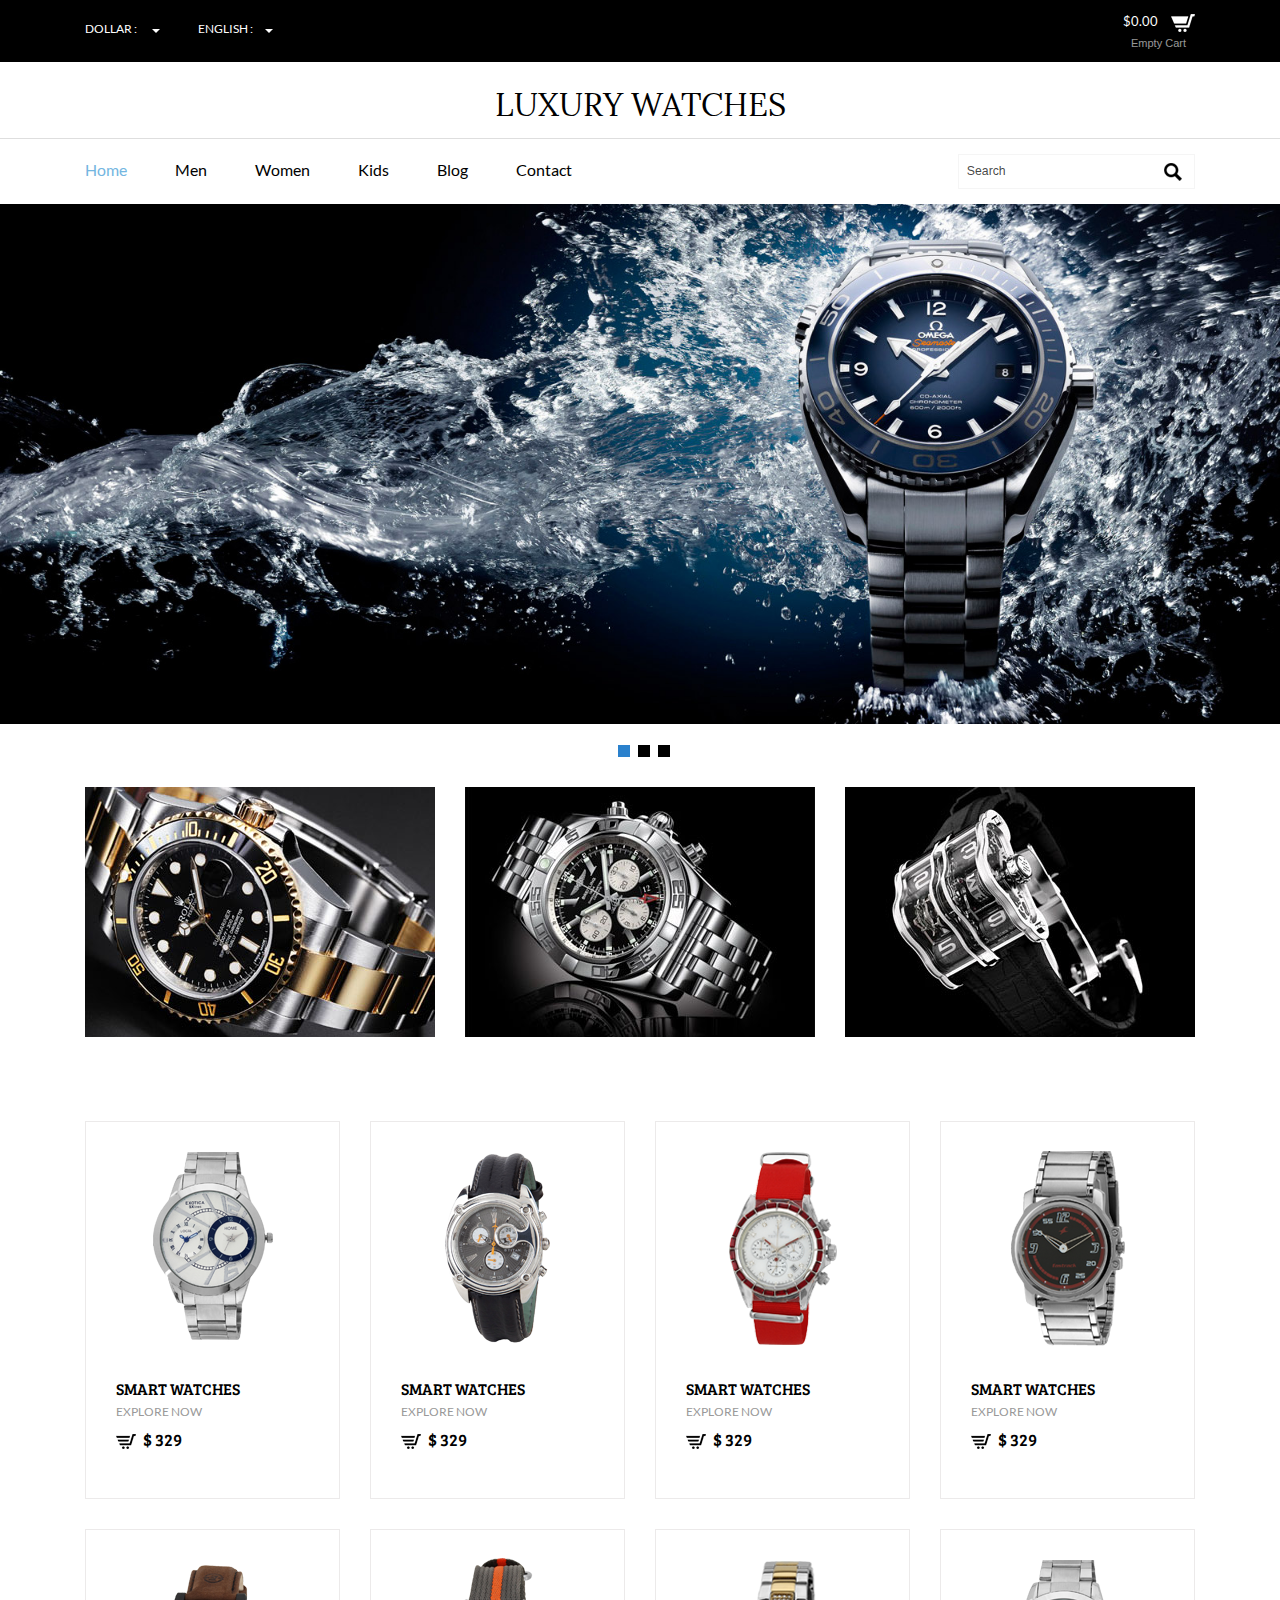
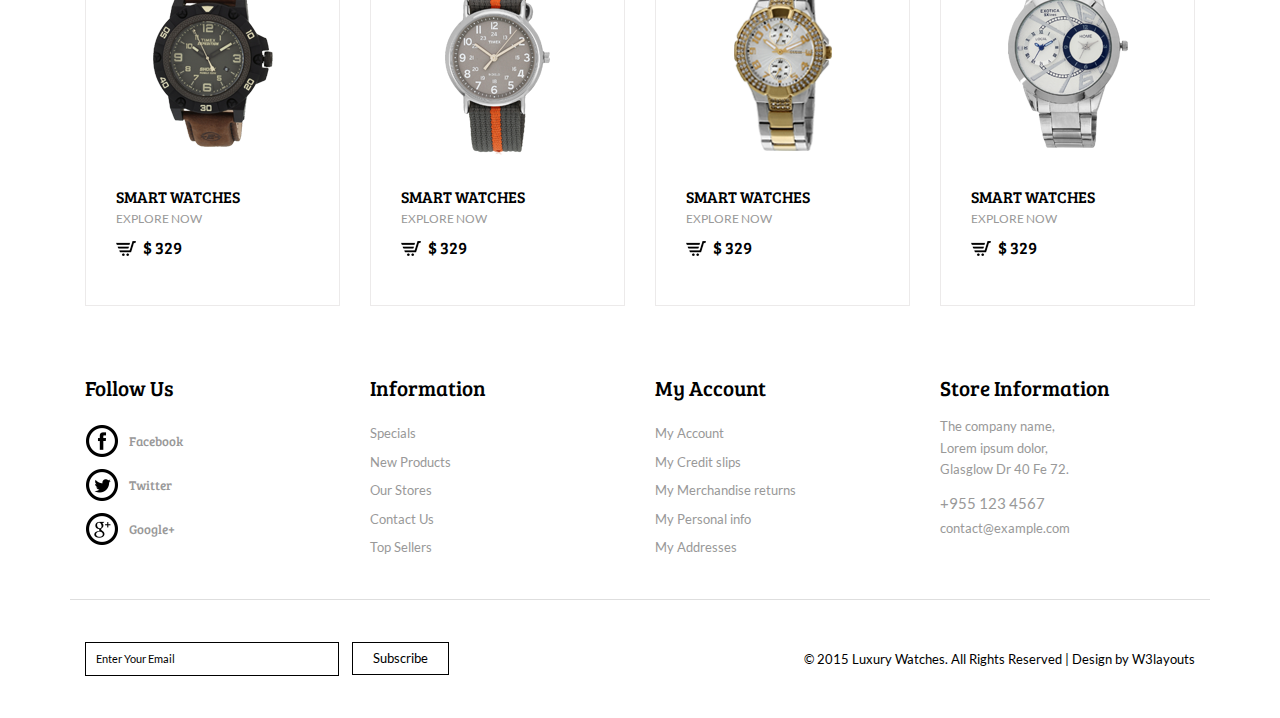
<file: Luxury Watch E-commerce Theme/index.html>
<!--A Design by W3layouts 
Author: W3layout
Author URL: http://w3layouts.com
License: Creative Commons Attribution 3.0 Unported
License URL: http://creativecommons.org/licenses/by/3.0/
-->
<!DOCTYPE html>
<html>
<head>
<title>Luxury Watches A Ecommerce Category Flat Bootstrap Resposive Website Template | Home :: w3layouts</title>
<link href="css/bootstrap.css" rel="stylesheet" type="text/css" media="all" />
<!--jQuery(necessary for Bootstrap's JavaScript plugins)-->
<script src="js/jquery-1.11.0.min.js"></script>
<!--Custom-Theme-files-->
<!--theme-style-->
<link href="css/style.css" rel="stylesheet" type="text/css" media="all" />	
<!--//theme-style-->
<meta name="viewport" content="width=device-width, initial-scale=1">
<meta http-equiv="Content-Type" content="text/html; charset=utf-8" />
<meta name="keywords" content="Luxury Watches Responsive web template, Bootstrap Web Templates, Flat Web Templates, Andriod Compatible web template, 
Smartphone Compatible web template, free webdesigns for Nokia, Samsung, LG, SonyErricsson, Motorola web design" />
<script type="application/x-javascript"> addEventListener("load", function() { setTimeout(hideURLbar, 0); }, false); function hideURLbar(){ window.scrollTo(0,1); } </script>
<!--start-menu-->
<script src="js/simpleCart.min.js"> </script>
<link href="css/memenu.css" rel="stylesheet" type="text/css" media="all" />
<script type="text/javascript" src="js/memenu.js"></script>
<script>$(document).ready(function(){$(".memenu").memenu();});</script>	
<!--dropdown-->
<script src="js/jquery.easydropdown.js"></script>			
</head>
<body> 
	<!--top-header-->
	<div class="top-header">
		<div class="container">
			<div class="top-header-main">
				<div class="col-md-6 top-header-left">
					<div class="drop">
						<div class="box">
							<select tabindex="4" class="dropdown drop">
								<option value="" class="label">Dollar :</option>
								<option value="1">Dollar</option>
								<option value="2">Euro</option>
							</select>
						</div>
						<div class="box1">
							<select tabindex="4" class="dropdown">
								<option value="" class="label">English :</option>
								<option value="1">English</option>
								<option value="2">French</option>
								<option value="3">German</option>
							</select>
						</div>
						<div class="clearfix"></div>
					</div>
				</div>
				<div class="col-md-6 top-header-left">
					<div class="cart box_1">
						<a href="checkout.html">
							 <div class="total">
								<span class="simpleCart_total"></span></div>
								<img src="images/cart-1.png" alt="" />
						</a>
						<p><a href="javascript:;" class="simpleCart_empty">Empty Cart</a></p>
						<div class="clearfix"> </div>
					</div>
				</div>
				<div class="clearfix"></div>
			</div>
		</div>
	</div>
	<!--top-header-->
	<!--start-logo-->
	<div class="logo">
		<a href="index.html"><h1>Luxury Watches</h1></a>
	</div>
	<!--start-logo-->
	<!--bottom-header-->
	<div class="header-bottom">
		<div class="container">
			<div class="header">
				<div class="col-md-9 header-left">
				<div class="top-nav">
					<ul class="memenu skyblue"><li class="active"><a href="index.html">Home</a></li>
						<li class="grid"><a href="#">Men</a>
							<div class="mepanel">
								<div class="row">
									<div class="col1 me-one">
										<h4>Shop</h4>
										<ul>
											<li><a href="products.html">New Arrivals</a></li>
											<li><a href="products.html">Blazers</a></li>
											<li><a href="products.html">Swem Wear</a></li>
											<li><a href="products.html">Accessories</a></li>
											<li><a href="products.html">Handbags</a></li>
											<li><a href="products.html">T-Shirts</a></li>
											<li><a href="products.html">Watches</a></li>
											<li><a href="products.html">My Shopping Bag</a></li>
										</ul>
									</div>
									<div class="col1 me-one">
										<h4>Style Zone</h4>
										<ul>
											<li><a href="products.html">Shoes</a></li>
											<li><a href="products.html">Watches</a></li>
											<li><a href="products.html">Brands</a></li>
											<li><a href="products.html">Coats</a></li>
											<li><a href="products.html">Accessories</a></li>
											<li><a href="products.html">Trousers</a></li>
										</ul>	
									</div>
									<div class="col1 me-one">
										<h4>Popular Brands</h4>
										<ul>
											<li><a href="products.html">499 Store</a></li>
											<li><a href="products.html">Fastrack</a></li>
											<li><a href="products.html">Casio</a></li>
											<li><a href="products.html">Fossil</a></li>
											<li><a href="products.html">Maxima</a></li>
											<li><a href="products.html">Timex</a></li>
											<li><a href="products.html">TomTom</a></li>
											<li><a href="products.html">Titan</a></li>
										</ul>		
									</div>
								</div>
							</div>
						</li>
						<li class="grid"><a href="#">Women</a>
							<div class="mepanel">
								<div class="row">
									<div class="col1 me-one">
										<h4>Shop</h4>
										<ul>
											<li><a href="products.html">New Arrivals</a></li>
											<li><a href="products.html">Blazers</a></li>
											<li><a href="products.html">Swem Wear</a></li>
											<li><a href="products.html">Accessories</a></li>
											<li><a href="products.html">Handbags</a></li>
											<li><a href="products.html">T-Shirts</a></li>
											<li><a href="products.html">Watches</a></li>
											<li><a href="products.html">My Shopping Bag</a></li>
										</ul>
									</div>
									<div class="col1 me-one">
										<h4>Style Zone</h4>
										<ul>
											<li><a href="products.html">Shoes</a></li>
											<li><a href="products.html">Watches</a></li>
											<li><a href="products.html">Brands</a></li>
											<li><a href="products.html">Coats</a></li>
											<li><a href="products.html">Accessories</a></li>
											<li><a href="products.html">Trousers</a></li>
										</ul>
									</div>
									<div class="col1 me-one">
										<h4>Popular Brands</h4>
										<ul>
											<li><a href="products.html">499 Store</a></li>
											<li><a href="products.html">Fastrack</a></li>
											<li><a href="products.html">Casio</a></li>
											<li><a href="products.html">Fossil</a></li>
											<li><a href="products.html">Maxima</a></li>
											<li><a href="products.html">Timex</a></li>
											<li><a href="products.html">TomTom</a></li>
											<li><a href="products.html">Titan</a></li>
										</ul>	
									</div>
								</div>
							</div>
						</li>
						<li class="grid"><a href="#">Kids</a>
							<div class="mepanel">
								<div class="row">
									<div class="col1 me-one">
										<h4>Shop</h4>
										<ul>
											<li><a href="products.html">New Arrivals</a></li>
											<li><a href="products.html">Blazers</a></li>
											<li><a href="products.html">Swem Wear</a></li>
											<li><a href="products.html">Accessories</a></li>
											<li><a href="products.html">Handbags</a></li>
											<li><a href="products.html">T-Shirts</a></li>
											<li><a href="products.html">Watches</a></li>
											<li><a href="products.html">My Shopping Bag</a></li>
										</ul>
									</div>
									<div class="col1 me-one">
										<h4>Style Zone</h4>
										<ul>
											<li><a href="products.html">Shoes</a></li>
											<li><a href="products.html">Watches</a></li>
											<li><a href="products.html">Brands</a></li>
											<li><a href="products.html">Coats</a></li>
											<li><a href="products.html">Accessories</a></li>
											<li><a href="products.html">Trousers</a></li>
										</ul>	
									</div>
									<div class="col1 me-one">
										<h4>Popular Brands</h4>
										<ul>
											<li><a href="products.html">499 Store</a></li>
											<li><a href="products.html">Fastrack</a></li>
											<li><a href="products.html">Casio</a></li>
											<li><a href="products.html">Fossil</a></li>
											<li><a href="products.html">Maxima</a></li>
											<li><a href="products.html">Timex</a></li>
											<li><a href="products.html">TomTom</a></li>
											<li><a href="products.html">Titan</a></li>
										</ul>	
									</div>
								</div>
							</div>
						</li>
						<li class="grid"><a href="typo.html">Blog</a>
						</li>
						<li class="grid"><a href="contact.html">Contact</a>
						</li>
					</ul>
				</div>
				<div class="clearfix"> </div>
			</div>
			<div class="col-md-3 header-right"> 
				<div class="search-bar">
					<input type="text" value="Search" onfocus="this.value = '';" onblur="if (this.value == '') {this.value = 'Search';}">
					<input type="submit" value="">
				</div>
			</div>
			<div class="clearfix"> </div>
			</div>
		</div>
	</div>
	<!--bottom-header-->
	<!--banner-starts-->
	<div class="bnr" id="home">
		<div  id="top" class="callbacks_container">
			<ul class="rslides" id="slider4">
			    <li>
					<img src="images/bnr-1.jpg" alt=""/>
				</li>
				<li>
					<img src="images/bnr-2.jpg" alt=""/>
				</li>
				<li>
					<img src="images/bnr-3.jpg" alt=""/>
				</li>
			</ul>
		</div>
		<div class="clearfix"> </div>
	</div>
	<!--banner-ends--> 
	<!--Slider-Starts-Here-->
				<script src="js/responsiveslides.min.js"></script>
			 <script>
			    // You can also use "$(window).load(function() {"
			    $(function () {
			      // Slideshow 4
			      $("#slider4").responsiveSlides({
			        auto: true,
			        pager: true,
			        nav: true,
			        speed: 500,
			        namespace: "callbacks",
			        before: function () {
			          $('.events').append("<li>before event fired.</li>");
			        },
			        after: function () {
			          $('.events').append("<li>after event fired.</li>");
			        }
			      });
			
			    });
			  </script>
			<!--End-slider-script-->
	<!--about-starts-->
	<div class="about"> 
		<div class="container">
			<div class="about-top grid-1">
				<div class="col-md-4 about-left">
					<figure class="effect-bubba">
						<img class="img-responsive" src="images/abt-1.jpg" alt=""/>
						<figcaption>
							<h2>Nulla maximus nunc</h2>
							<p>In sit amet sapien eros Integer dolore magna aliqua</p>	
						</figcaption>			
					</figure>
				</div>
				<div class="col-md-4 about-left">
					<figure class="effect-bubba">
						<img class="img-responsive" src="images/abt-2.jpg" alt=""/>
						<figcaption>
							<h4>Mauris erat augue</h4>
							<p>In sit amet sapien eros Integer dolore magna aliqua</p>	
						</figcaption>			
					</figure>
				</div>
				<div class="col-md-4 about-left">
					<figure class="effect-bubba">
						<img class="img-responsive" src="images/abt-3.jpg" alt=""/>
						<figcaption>
							<h4>Cras elit mauris</h4>
							<p>In sit amet sapien eros Integer dolore magna aliqua</p>	
						</figcaption>			
					</figure>
				</div>
				<div class="clearfix"></div>
			</div>
		</div>
	</div>
	<!--about-end-->
	<!--product-starts-->
	<div class="product"> 
		<div class="container">
			<div class="product-top">
				<div class="product-one">
					<div class="col-md-3 product-left">
						<div class="product-main simpleCart_shelfItem">
							<a href="single.html" class="mask"><img class="img-responsive zoom-img" src="images/p-1.png" alt="" /></a>
							<div class="product-bottom">
								<h3>Smart Watches</h3>
								<p>Explore Now</p>
								<h4><a class="item_add" href="#"><i></i></a> <span class=" item_price">$ 329</span></h4>
							</div>
							<div class="srch">
								<span>-50%</span>
							</div>
						</div>
					</div>
					<div class="col-md-3 product-left">
						<div class="product-main simpleCart_shelfItem">
							<a href="single.html" class="mask"><img class="img-responsive zoom-img" src="images/p-2.png" alt="" /></a>
							<div class="product-bottom">
								<h3>Smart Watches</h3>
								<p>Explore Now</p>
								<h4><a class="item_add" href="#"><i></i></a> <span class=" item_price">$ 329</span></h4>
							</div>
							<div class="srch">
								<span>-50%</span>
							</div>
						</div>
					</div>
					<div class="col-md-3 product-left">
						<div class="product-main simpleCart_shelfItem">
							<a href="single.html" class="mask"><img class="img-responsive zoom-img" src="images/p-3.png"  alt="" /></a>
							<div class="product-bottom">
								<h3>Smart Watches</h3>
								<p>Explore Now</p>
								<h4><a class="item_add" href="#"><i></i></a> <span class=" item_price">$ 329</span></h4>
							</div>
							<div class="srch">
								<span>-50%</span>
							</div>
						</div>
					</div>
					<div class="col-md-3 product-left">
						<div class="product-main simpleCart_shelfItem">
							<a href="single.html" class="mask"><img class="img-responsive zoom-img" src="images/p-4.png" alt="" /></a>
							<div class="product-bottom">
								<h3>Smart Watches</h3>
								<p>Explore Now</p>
								<h4><a class="item_add" href="#"><i></i></a> <span class=" item_price">$ 329</span></h4>
							</div>
							<div class="srch">
								<span>-50%</span>
							</div>
						</div>
					</div>
					<div class="clearfix"></div>
				</div>
				<div class="product-one">
					<div class="col-md-3 product-left">
						<div class="product-main simpleCart_shelfItem">
							<a href="single.html" class="mask"><img class="img-responsive zoom-img" src="images/p-5.png" alt="" /></a>
							<div class="product-bottom">
								<h3>Smart Watches</h3>
								<p>Explore Now</p>
								<h4><a class="item_add" href="#"><i></i></a> <span class=" item_price">$ 329</span></h4>
							</div>
							<div class="srch">
								<span>-50%</span>
							</div>
						</div>
					</div>
					<div class="col-md-3 product-left">
						<div class="product-main simpleCart_shelfItem">
							<a href="single.html" class="mask"><img class="img-responsive zoom-img" src="images/p-6.png" alt="" /></a>
							<div class="product-bottom">
								<h3>Smart Watches</h3>
								<p>Explore Now</p>
								<h4><a class="item_add" href="#"><i></i></a> <span class=" item_price">$ 329</span></h4>
							</div>
							<div class="srch">
								<span>-50%</span>
							</div>
						</div>
					</div>
					<div class="col-md-3 product-left">
						<div class="product-main simpleCart_shelfItem">
							<a href="single.html" class="mask"><img class="img-responsive zoom-img" src="images/p-7.png" alt="" /></a>
							<div class="product-bottom">
								<h3>Smart Watches</h3>
								<p>Explore Now</p>
								<h4><a class="item_add" href="#"><i></i></a> <span class=" item_price">$ 329</span></h4>
							</div>
							<div class="srch">
								<span>-50%</span>
							</div>
						</div>
					</div>
					<div class="col-md-3 product-left">
						<div class="product-main simpleCart_shelfItem">
							<a href="single.html" class="mask"><img class="img-responsive zoom-img" src="images/p-8.png" alt="" /></a>
							<div class="product-bottom">
								<h3>Smart Watches</h3>
								<p>Explore Now</p>
								<h4><a class="item_add" href="#"><i></i></a> <span class=" item_price">$ 329</span></h4>
							</div>
							<div class="srch">
								<span>-50%</span>
							</div>
						</div>
					</div>
					<div class="clearfix"></div>
				</div>					
			</div>
		</div>
	</div>
	<!--product-end-->
	<!--information-starts-->
	<div class="information">
		<div class="container">
			<div class="infor-top">
				<div class="col-md-3 infor-left">
					<h3>Follow Us</h3>
					<ul>
						<li><a href="#"><span class="fb"></span><h6>Facebook</h6></a></li>
						<li><a href="#"><span class="twit"></span><h6>Twitter</h6></a></li>
						<li><a href="#"><span class="google"></span><h6>Google+</h6></a></li>
					</ul>
				</div>
				<div class="col-md-3 infor-left">
					<h3>Information</h3>
					<ul>
						<li><a href="#"><p>Specials</p></a></li>
						<li><a href="#"><p>New Products</p></a></li>
						<li><a href="#"><p>Our Stores</p></a></li>
						<li><a href="contact.html"><p>Contact Us</p></a></li>
						<li><a href="#"><p>Top Sellers</p></a></li>
					</ul>
				</div>
				<div class="col-md-3 infor-left">
					<h3>My Account</h3>
					<ul>
						<li><a href="account.html"><p>My Account</p></a></li>
						<li><a href="#"><p>My Credit slips</p></a></li>
						<li><a href="#"><p>My Merchandise returns</p></a></li>
						<li><a href="#"><p>My Personal info</p></a></li>
						<li><a href="#"><p>My Addresses</p></a></li>
					</ul>
				</div>
				<div class="col-md-3 infor-left">
					<h3>Store Information</h3>
					<h4>The company name,
						<span>Lorem ipsum dolor,</span>
						Glasglow Dr 40 Fe 72.</h4>
					<h5>+955 123 4567</h5>	
					<p><a href="mailto:example@email.com">contact@example.com</a></p>
				</div>
				<div class="clearfix"></div>
			</div>
		</div>
	</div>
	<!--information-end-->
	<!--footer-starts-->
	<div class="footer">
		<div class="container">
			<div class="footer-top">
				<div class="col-md-6 footer-left">
					<form>
						<input type="text" value="Enter Your Email" onfocus="this.value = '';" onblur="if (this.value == '') {this.value = 'Enter Your Email';}">
						<input type="submit" value="Subscribe">
					</form>
				</div>
				<div class="col-md-6 footer-right">					
					<p>© 2015 Luxury Watches. All Rights Reserved | Design by  <a href="http://w3layouts.com/" target="_blank">W3layouts</a> </p>
				</div>
				<div class="clearfix"></div>
			</div>
		</div>
	</div>
	<!--footer-end-->	
</body>
</html>
</file>
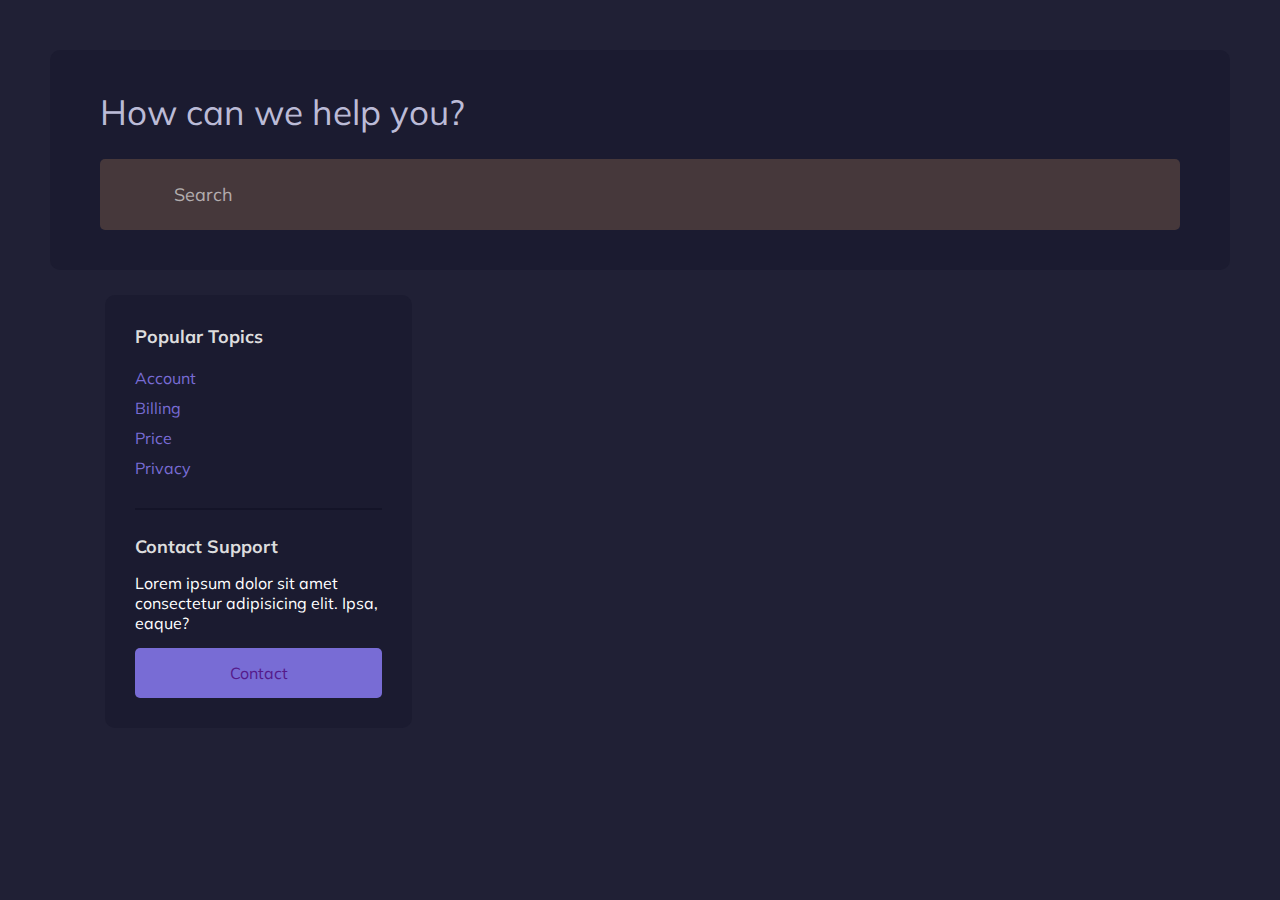
<file: Search and Sidebar Components/index.html>
<!DOCTYPE html>
<html lang="en">
<head>
    <meta charset="UTF-8">
    <meta http-equiv="X-UA-Compatible" content="IE=edge">
    <meta name="viewport" content="width=device-width, initial-scale=1.0">
    <link rel="stylesheet" href="https://cdnjs.cloudflare.com/ajax/libs/font-awesome/5.15.3/css/all.min.css">
    <link rel="stylesheet" href="scss/style.css">
    <title>Search and Sidebar Components</title>
</head>
<body>
<div class="component component--help">
<h3>How can we help you?</h3>
<form action="">
    <div>
        
        <input  type="text" placeholder="Search">
    </div>

</form>

</div>

<aside class="component component--sidebar">

    <h5>Popular Topics</h5>
<nav><ul>
    <li>
        <a href="">Account</a>
    </li>
    <li>
        <a href="">Billing</a>
    </li>
    <li>
        <a href="">Price</a>
    </li>
    <li>
        <a href="">Privacy</a>
    </li>
</ul></nav>

<hr>
    <h5>Contact Support</h5>
    <p>Lorem ipsum dolor sit amet consectetur adipisicing elit. Ipsa, eaque?</p>
    <a href="" class="button">Contact</a>
</aside>


    
</body>
</html>
</file>
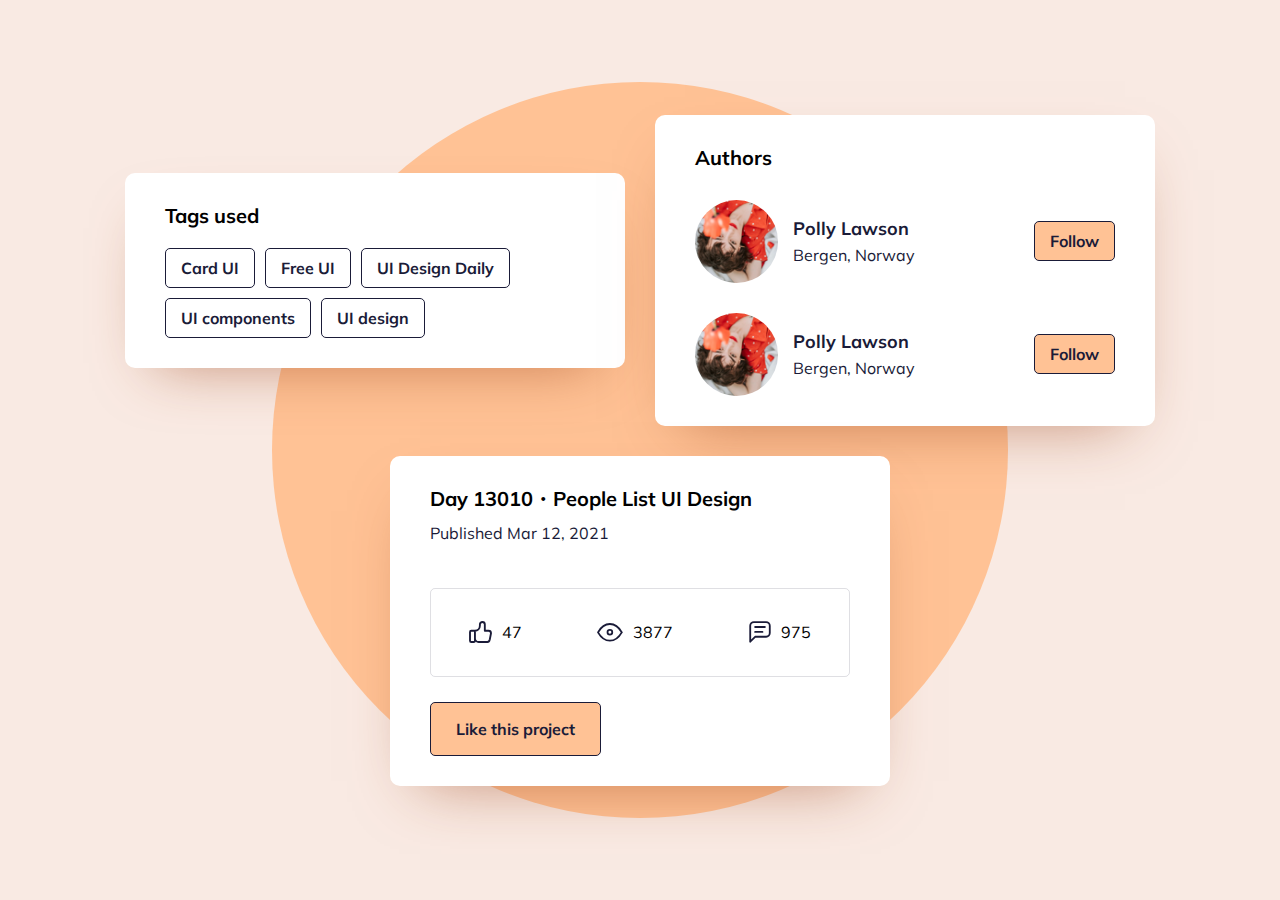
<file: Social Media Components/index.html>
<!DOCTYPE html>
<html lang="en">
<head>
    <meta charset="UTF-8">
    <title>Social Media Components</title>
    <link rel="stylesheet" href="css/style.css">
</head>
<body>
    <div class="component">
    <h3>Tags used</h3>
    <div class="tags">
        <a href="#">Card UI</a>
        <a href="#">Free UI</a>
        <a href="#">UI Design Daily</a>
        <a href="#">UI components</a>
        <a href="#">UI design</a>
    </div>
</div>

<div class="component">
    <h3>Authors</h3>
    <ul class="authors">
        <li>
            <img src="img/avatar.png" alt="">
            <div class="detail">
                <div class="name">Polly Lawson</div>
                <div class="location">Bergen, Norway</div>
            </div>
            <a href="#" class="follow-btn">Follow</a>
        </li>
        <li>
            <img src="img/avatar.png" alt="">
            <div class="detail">
                <div class="name">Polly Lawson</div>
                <div class="location"> Bergen, Norway</div>
            </div>
            <a href="#" class="follow-btn">Follow</a>
        </li>
    </ul>
</div>

<div class="component">
    <h3>Day 13010・People List UI Design</h3>
    <time>Published Mar 12, 2021</time>
    <ul class="project-actions">
        <li>
            <img src="icons/icon-like.svg" alt="">
            47
        </li>
        <li>
            <img src="icons/icon-eye.svg" alt="">
            3877
        </li>
        <li>
            <img src="icons/icon-message.svg" alt="">
            975
        </li>
    </ul>
    <a href="#" class="like-btn">
        Like this project
    </a>
</div>
</body>
</html>
</file>
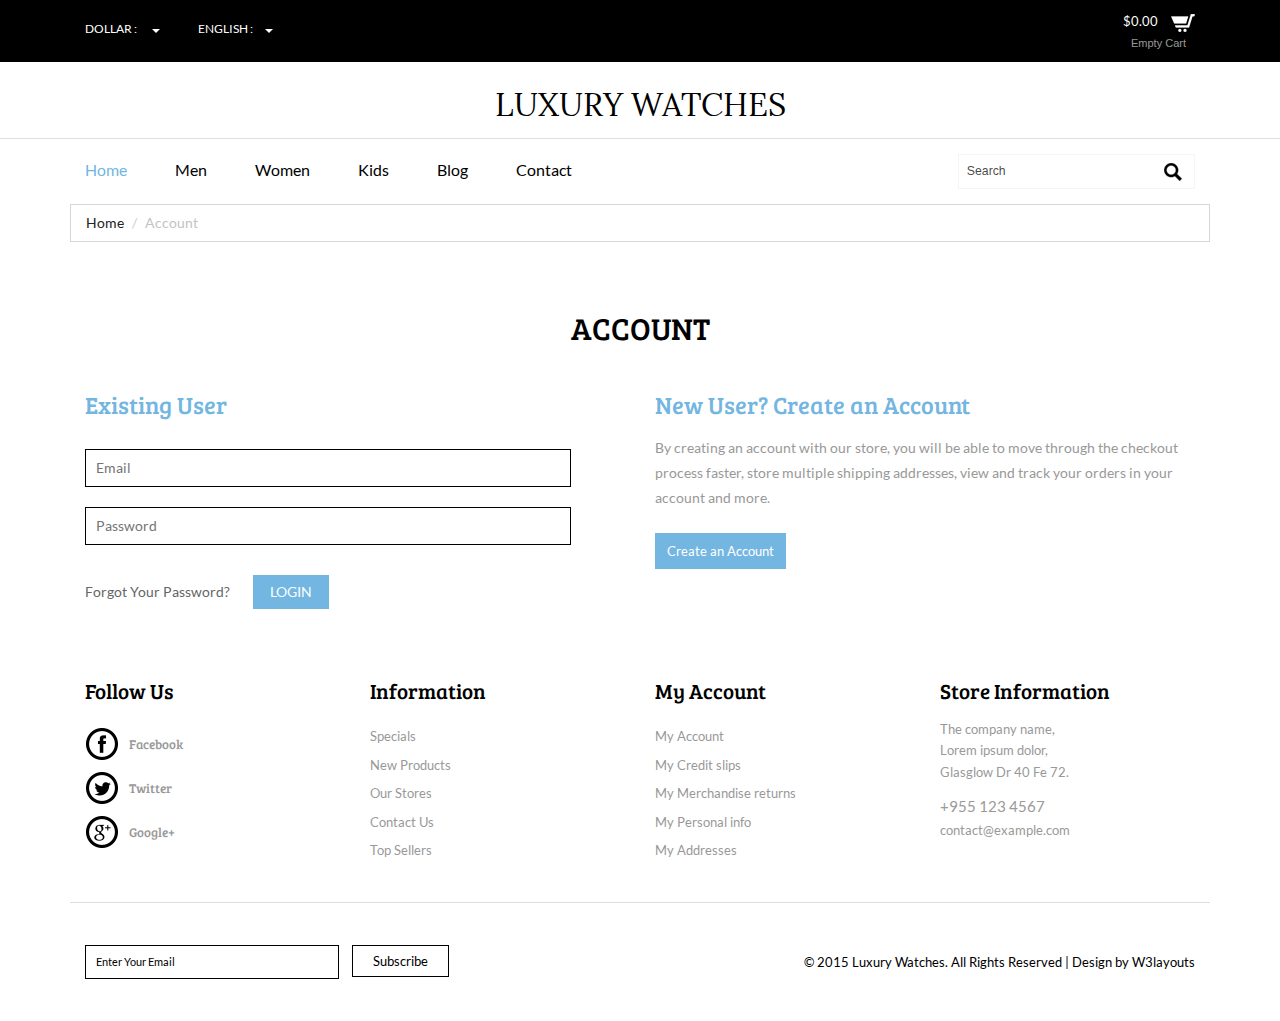
<file: Luxury Watch E-commerce Theme/account.html>
<!--A Design by W3layouts 
Author: W3layout
Author URL: http://w3layouts.com
License: Creative Commons Attribution 3.0 Unported
License URL: http://creativecommons.org/licenses/by/3.0/
-->
<!DOCTYPE html>
<html>
<head>
<title>Luxury Watches A Ecommerce Category Flat Bootstarp Resposive Website Template | Account :: w3layouts</title>
<link href="css/bootstrap.css" rel="stylesheet" type="text/css" media="all" />
<!--jQuery (necessary for Bootstrap's JavaScript plugins)-->
<script src="js/jquery-1.11.0.min.js"></script>
<!--Custom-Theme-files-->
<!--theme-style-->
<link href="css/style.css" rel="stylesheet" type="text/css" media="all" />	
<!--//theme-style-->
<meta name="viewport" content="width=device-width, initial-scale=1">
<meta http-equiv="Content-Type" content="text/html; charset=utf-8" />
<meta name="keywords" content="Luxury Watches Responsive web template, Bootstrap Web Templates, Flat Web Templates, Andriod Compatible web template, 
Smartphone Compatible web template, free webdesigns for Nokia, Samsung, LG, SonyErricsson, Motorola web design" />
<script type="application/x-javascript"> addEventListener("load", function() { setTimeout(hideURLbar, 0); }, false); function hideURLbar(){ window.scrollTo(0,1); } </script>
<!--start-menu-->
<script src="js/simpleCart.min.js"> </script>
<link href="css/memenu.css" rel="stylesheet" type="text/css" media="all" />
<script type="text/javascript" src="js/memenu.js"></script>
<script>$(document).ready(function(){$(".memenu").memenu();});</script>	
<!--dropdown-->
<script src="js/jquery.easydropdown.js"></script>			
</head>
<body> 
	<!--top-header-->
	<div class="top-header">
		<div class="container">
			<div class="top-header-main">
				<div class="col-md-6 top-header-left">
					<div class="drop">
						<div class="box">
							<select tabindex="4" class="dropdown drop">
								<option value="" class="label">Dollar :</option>
								<option value="1">Dollar</option>
								<option value="2">Euro</option>
							</select>
						</div>
						<div class="box1">
							<select tabindex="4" class="dropdown">
								<option value="" class="label">English :</option>
								<option value="1">English</option>
								<option value="2">French</option>
								<option value="3">German</option>
							</select>
						</div>
						<div class="clearfix"></div>
					</div>
				</div>
				<div class="col-md-6 top-header-left">
					<div class="cart box_1">
						<a href="checkout.html">
							<div class="total">
								<span class="simpleCart_total"></span></div>
								<img src="images/cart-1.png" alt="" />
						</a>
						<p><a href="javascript:;" class="simpleCart_empty">Empty Cart</a></p>
						<div class="clearfix"> </div>
					</div>
				</div>
				<div class="clearfix"></div>
			</div>
		</div>
	</div>
	<!--top-header-->
	<!--start-logo-->
	<div class="logo">
		<a href="index.html"><h1>Luxury Watches</h1></a>
	</div>
	<!--start-logo-->
	<!--bottom-header-->
	<div class="header-bottom">
		<div class="container">
			<div class="header">
				<div class="col-md-9 header-left">
				<div class="top-nav">
					<ul class="memenu skyblue"><li class="active"><a href="index.html">Home</a></li>
						<li class="grid"><a href="#">Men</a>
							<div class="mepanel">
								<div class="row">
									<div class="col1 me-one">
										<h4>Shop</h4>
										<ul>
											<li><a href="products.html">New Arrivals</a></li>
											<li><a href="products.html">Blazers</a></li>
											<li><a href="products.html">Swem Wear</a></li>
											<li><a href="products.html">Accessories</a></li>
											<li><a href="products.html">Handbags</a></li>
											<li><a href="products.html">T-Shirts</a></li>
											<li><a href="products.html">Watches</a></li>
											<li><a href="products.html">My Shopping Bag</a></li>
										</ul>
									</div>
									<div class="col1 me-one">
										<h4>Style Zone</h4>
										<ul>
											<li><a href="products.html">Shoes</a></li>
											<li><a href="products.html">Watches</a></li>
											<li><a href="products.html">Brands</a></li>
											<li><a href="products.html">Coats</a></li>
											<li><a href="products.html">Accessories</a></li>
											<li><a href="products.html">Trousers</a></li>
										</ul>	
									</div>
									<div class="col1 me-one">
										<h4>Popular Brands</h4>
										<ul>
											<li><a href="products.html">499 Store</a></li>
											<li><a href="products.html">Fastrack</a></li>
											<li><a href="products.html">Casio</a></li>
											<li><a href="products.html">Fossil</a></li>
											<li><a href="products.html">Maxima</a></li>
											<li><a href="products.html">Timex</a></li>
											<li><a href="products.html">TomTom</a></li>
											<li><a href="products.html">Titan</a></li>
										</ul>		
									</div>
								</div>
							</div>
						</li>
						<li class="grid"><a href="#">Women</a>
							<div class="mepanel">
								<div class="row">
									<div class="col1 me-one">
										<h4>Shop</h4>
										<ul>
											<li><a href="products.html">New Arrivals</a></li>
											<li><a href="products.html">Blazers</a></li>
											<li><a href="products.html">Swem Wear</a></li>
											<li><a href="products.html">Accessories</a></li>
											<li><a href="products.html">Handbags</a></li>
											<li><a href="products.html">T-Shirts</a></li>
											<li><a href="products.html">Watches</a></li>
											<li><a href="products.html">My Shopping Bag</a></li>
										</ul>
									</div>
									<div class="col1 me-one">
										<h4>Style Zone</h4>
										<ul>
											<li><a href="products.html">Shoes</a></li>
											<li><a href="products.html">Watches</a></li>
											<li><a href="products.html">Brands</a></li>
											<li><a href="products.html">Coats</a></li>
											<li><a href="products.html">Accessories</a></li>
											<li><a href="products.html">Trousers</a></li>
										</ul>
									</div>
									<div class="col1 me-one">
										<h4>Popular Brands</h4>
										<ul>
											<li><a href="products.html">499 Store</a></li>
											<li><a href="products.html">Fastrack</a></li>
											<li><a href="products.html">Casio</a></li>
											<li><a href="products.html">Fossil</a></li>
											<li><a href="products.html">Maxima</a></li>
											<li><a href="products.html">Timex</a></li>
											<li><a href="products.html">TomTom</a></li>
											<li><a href="products.html">Titan</a></li>
										</ul>	
									</div>
								</div>
							</div>
						</li>
						<li class="grid"><a href="#">Kids</a>
							<div class="mepanel">
								<div class="row">
									<div class="col1 me-one">
										<h4>Shop</h4>
										<ul>
											<li><a href="products.html">New Arrivals</a></li>
											<li><a href="products.html">Blazers</a></li>
											<li><a href="products.html">Swem Wear</a></li>
											<li><a href="products.html">Accessories</a></li>
											<li><a href="products.html">Handbags</a></li>
											<li><a href="products.html">T-Shirts</a></li>
											<li><a href="products.html">Watches</a></li>
											<li><a href="products.html">My Shopping Bag</a></li>
										</ul>
									</div>
									<div class="col1 me-one">
										<h4>Style Zone</h4>
										<ul>
											<li><a href="products.html">Shoes</a></li>
											<li><a href="products.html">Watches</a></li>
											<li><a href="products.html">Brands</a></li>
											<li><a href="products.html">Coats</a></li>
											<li><a href="products.html">Accessories</a></li>
											<li><a href="products.html">Trousers</a></li>
										</ul>	
									</div>
									<div class="col1 me-one">
										<h4>Popular Brands</h4>
										<ul>
											<li><a href="products.html">499 Store</a></li>
											<li><a href="products.html">Fastrack</a></li>
											<li><a href="products.html">Casio</a></li>
											<li><a href="products.html">Fossil</a></li>
											<li><a href="products.html">Maxima</a></li>
											<li><a href="products.html">Timex</a></li>
											<li><a href="products.html">TomTom</a></li>
											<li><a href="products.html">Titan</a></li>
										</ul>	
									</div>
								</div>
							</div>
						</li>
						<li class="grid"><a href="typo.html">Blog</a>
						</li>
						<li class="grid"><a href="contact.html">Contact</a>
						</li>
					</ul>
				</div>
				<div class="clearfix"> </div>
			</div>
			<div class="col-md-3 header-right"> 
				<div class="search-bar">
					<input type="text" value="Search" onfocus="this.value = '';" onblur="if (this.value == '') {this.value = 'Search';}">
					<input type="submit" value="">
				</div>
			</div>
			<div class="clearfix"> </div>
			</div>
		</div>
	</div>
	<!--bottom-header-->
	<!--start-breadcrumbs-->
	<div class="breadcrumbs">
		<div class="container">
			<div class="breadcrumbs-main">
				<ol class="breadcrumb">
					<li><a href="index.html">Home</a></li>
					<li class="active">Account</li>
				</ol>
			</div>
		</div>
	</div>
	<!--end-breadcrumbs-->
	<!--account-starts-->
	<div class="account">
		<div class="container">
		<div class="account-top heading">
				<h2>ACCOUNT</h2>
			</div>
			<div class="account-main">
				<div class="col-md-6 account-left">
					<h3>Existing User</h3>
					<div class="account-bottom">
						<input placeholder="Email" type="text" tabindex="3" required>
						<input placeholder="Password" type="password" tabindex="4" required>
						<div class="address">
							<a class="forgot" href="#">Forgot Your Password?</a>
							<input type="submit" value="Login">
						</div>
					</div>
				</div>
				<div class="col-md-6 account-right account-left">
					<h3>New User? Create an Account</h3>
					<p>By creating an account with our store, you will be able to move through the checkout process faster, store multiple shipping addresses, view and track your orders in your account and more.</p>
					<a href="register.html">Create an Account</a>
				</div>
				<div class="clearfix"></div>
			</div>
		</div>
	</div>
	<!--account-end-->
	<!--information-starts-->
	<div class="information">
		<div class="container">
			<div class="infor-top">
				<div class="col-md-3 infor-left">
					<h3>Follow Us</h3>
					<ul>
						<li><a href="#"><span class="fb"></span><h6>Facebook</h6></a></li>
						<li><a href="#"><span class="twit"></span><h6>Twitter</h6></a></li>
						<li><a href="#"><span class="google"></span><h6>Google+</h6></a></li>
					</ul>
				</div>
				<div class="col-md-3 infor-left">
					<h3>Information</h3>
					<ul>
						<li><a href="#"><p>Specials</p></a></li>
						<li><a href="#"><p>New Products</p></a></li>
						<li><a href="#"><p>Our Stores</p></a></li>
						<li><a href="contact.html"><p>Contact Us</p></a></li>
						<li><a href="#"><p>Top Sellers</p></a></li>
					</ul>
				</div>
				<div class="col-md-3 infor-left">
					<h3>My Account</h3>
					<ul>
						<li><a href="account.html"><p>My Account</p></a></li>
						<li><a href="#"><p>My Credit slips</p></a></li>
						<li><a href="#"><p>My Merchandise returns</p></a></li>
						<li><a href="#"><p>My Personal info</p></a></li>
						<li><a href="#"><p>My Addresses</p></a></li>
					</ul>
				</div>
				<div class="col-md-3 infor-left">
					<h3>Store Information</h3>
					<h4>The company name,
						<span>Lorem ipsum dolor,</span>
						Glasglow Dr 40 Fe 72.</h4>
					<h5>+955 123 4567</h5>	
					<p><a href="mailto:example@email.com">contact@example.com</a></p>
				</div>
				<div class="clearfix"></div>
			</div>
		</div>
	</div>
	<!--information-end-->
	<!--footer-starts-->
	<div class="footer">
		<div class="container">
			<div class="footer-top">
				<div class="col-md-6 footer-left">
					<form>
						<input type="text" value="Enter Your Email" onfocus="this.value = '';" onblur="if (this.value == '') {this.value = 'Enter Your Email';}">
						<input type="submit" value="Subscribe">
					</form>
				</div>
				<div class="col-md-6 footer-right">					
					<p>© 2015 Luxury Watches. All Rights Reserved | Design by  <a href="http://w3layouts.com/" target="_blank">W3layouts</a> </p>
				</div>
				<div class="clearfix"></div>
			</div>
		</div>
	</div>
	<!--footer-end-->	
</body>
</html>
</file>
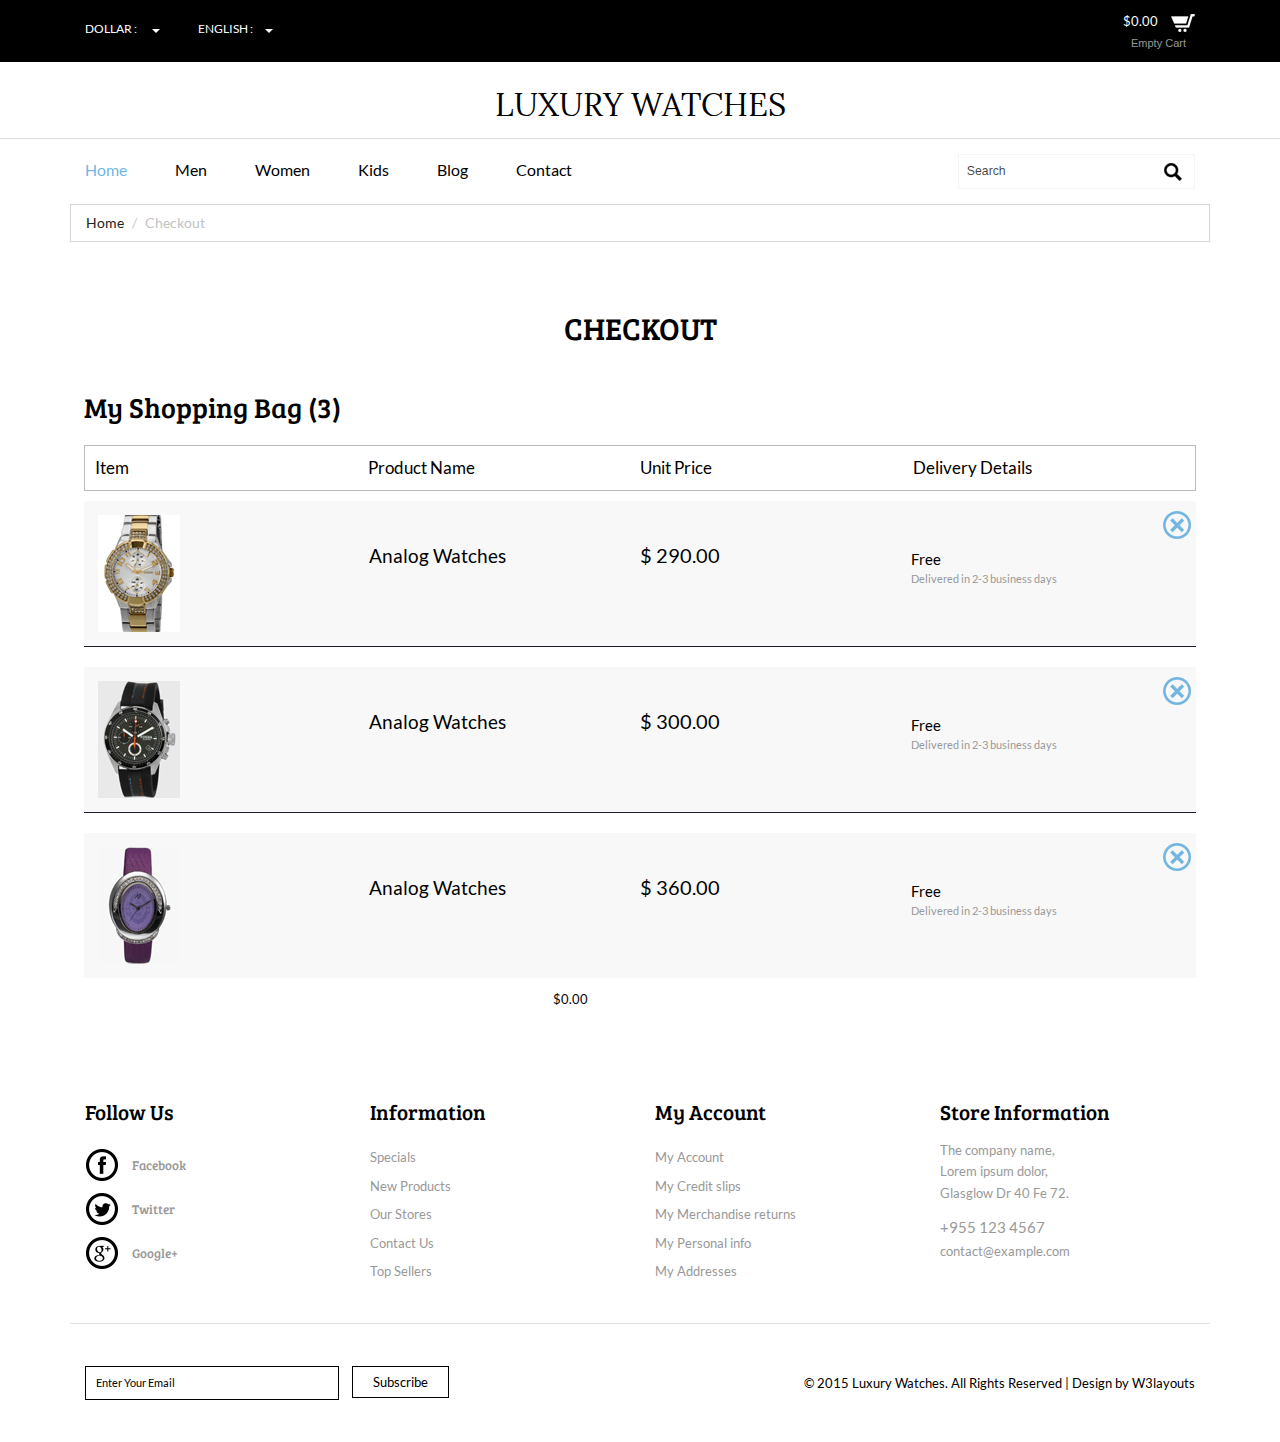
<file: Luxury Watch E-commerce Theme/checkout.html>
<!--A Design by W3layouts 
Author: W3layout
Author URL: http://w3layouts.com
License: Creative Commons Attribution 3.0 Unported
License URL: http://creativecommons.org/licenses/by/3.0/
-->
<!DOCTYPE html>
<html>

<head>
    <title>Luxury Watches A Ecommerce Category Flat Bootstarp Resposive Website Template | Checkout :: w3layouts</title>
    <link href="css/bootstrap.css" rel="stylesheet" type="text/css" media="all" />
    <!--jQuery(necessary for Bootstrap's JavaScript plugins)-->
    <script src="js/jquery-1.11.0.min.js"></script>
    <!--Custom-Theme-files-->
    <!--theme-style-->
    <link href="css/style.css" rel="stylesheet" type="text/css" media="all" />
    <script src="js/memenu.js"
    ></script>
    <script src="js/simpleCart.min.js"></script>
    <!--//theme-style-->
    <meta name="viewport" content="width=device-width, initial-scale=1">
    <meta http-equiv="Content-Type" content="text/html; charset=utf-8" />
    <meta name="keywords" content="Luxury Watches Responsive web template, Bootstrap Web Templates, Flat Web Templates, Andriod Compatible web template, 
Smartphone Compatible web template, free webdesigns for Nokia, Samsung, LG, SonyErricsson, Motorola web design" />
    <script type="application/x-javascript">
        addEventListener("load", function() {
            setTimeout(hideURLbar, 0);
        }, false);

        function hideURLbar() {
            window.scrollTo(0, 1);
        }

    </script>
    <!--start-menu-->
    <script src="js/simpleCart.min.js"> </script>
    <link href="css/memenu.css" rel="stylesheet" type="text/css" media="all" />
    <script type="text/javascript" src="js/memenu.js"></script>
    <script>
        $(document).ready(function() {
            $(".memenu").memenu();
        });

    </script>
    <!--dropdown-->
    <script src="js/jquery.easydropdown.js"></script>
</head>

<body>
    <!--top-header-->
    <div class="top-header">
        <div class="container">
            <div class="top-header-main">
                <div class="col-md-6 top-header-left">
                    <div class="drop">
                        <div class="box">
                            <select tabindex="4" class="dropdown drop">
                                <option value="" class="label">Dollar :</option>
                                <option value="1">Dollar</option>
                                <option value="2">Euro</option>
                            </select>
                        </div>
                        <div class="box1">
                            <select tabindex="4" class="dropdown">
                                <option value="" class="label">English :</option>
                                <option value="1">English</option>
                                <option value="2">French</option>
                                <option value="3">German</option>
                            </select>
                        </div>
                        <div class="clearfix"></div>
                    </div>
                </div>
                <div class="col-md-6 top-header-left">
                    <div class="cart box_1">
                        <a href="checkout.html">
                            <div class="total">
                                <span class="simpleCart_total"></span></div>
                            <img src="images/cart-1.png" alt="" />
                        </a>
                        <p><a href="javascript:;" class="simpleCart_empty">Empty Cart</a></p>
                        <div class="clearfix"> </div>
                    </div>
                </div>
                <div class="clearfix"></div>
            </div>
        </div>
    </div>
    <!--top-header-->
    <!--start-logo-->
    <div class="logo">
        <a href="index.html">
            <h1>Luxury Watches</h1>
        </a>
    </div>
    <!--start-logo-->
    <!--bottom-header-->
    <div class="header-bottom">
        <div class="container">
            <div class="header">
                <div class="col-md-9 header-left">
                    <div class="top-nav">
                        <ul class="memenu skyblue">
                            <li class="active"><a href="index.html">Home</a></li>
                            <li class="grid"><a href="#">Men</a>
                                <div class="mepanel">
                                    <div class="row">
                                        <div class="col1 me-one">
                                            <h4>Shop</h4>
                                            <ul>
                                                <li><a href="products.html">New Arrivals</a></li>
                                                <li><a href="products.html">Blazers</a></li>
                                                <li><a href="products.html">Swem Wear</a></li>
                                                <li><a href="products.html">Accessories</a></li>
                                                <li><a href="products.html">Handbags</a></li>
                                                <li><a href="products.html">T-Shirts</a></li>
                                                <li><a href="products.html">Watches</a></li>
                                                <li><a href="products.html">My Shopping Bag</a></li>
                                            </ul>
                                        </div>
                                        <div class="col1 me-one">
                                            <h4>Style Zone</h4>
                                            <ul>
                                                <li><a href="products.html">Shoes</a></li>
                                                <li><a href="products.html">Watches</a></li>
                                                <li><a href="products.html">Brands</a></li>
                                                <li><a href="products.html">Coats</a></li>
                                                <li><a href="products.html">Accessories</a></li>
                                                <li><a href="products.html">Trousers</a></li>
                                            </ul>
                                        </div>
                                        <div class="col1 me-one">
                                            <h4>Popular Brands</h4>
                                            <ul>
                                                <li><a href="products.html">499 Store</a></li>
                                                <li><a href="products.html">Fastrack</a></li>
                                                <li><a href="products.html">Casio</a></li>
                                                <li><a href="products.html">Fossil</a></li>
                                                <li><a href="products.html">Maxima</a></li>
                                                <li><a href="products.html">Timex</a></li>
                                                <li><a href="products.html">TomTom</a></li>
                                                <li><a href="products.html">Titan</a></li>
                                            </ul>
                                        </div>
                                    </div>
                                </div>
                            </li>
                            <li class="grid"><a href="#">Women</a>
                                <div class="mepanel">
                                    <div class="row">
                                        <div class="col1 me-one">
                                            <h4>Shop</h4>
                                            <ul>
                                                <li><a href="products.html">New Arrivals</a></li>
                                                <li><a href="products.html">Blazers</a></li>
                                                <li><a href="products.html">Swem Wear</a></li>
                                                <li><a href="products.html">Accessories</a></li>
                                                <li><a href="products.html">Handbags</a></li>
                                                <li><a href="products.html">T-Shirts</a></li>
                                                <li><a href="products.html">Watches</a></li>
                                                <li><a href="products.html">My Shopping Bag</a></li>
                                            </ul>
                                        </div>
                                        <div class="col1 me-one">
                                            <h4>Style Zone</h4>
                                            <ul>
                                                <li><a href="products.html">Shoes</a></li>
                                                <li><a href="products.html">Watches</a></li>
                                                <li><a href="products.html">Brands</a></li>
                                                <li><a href="products.html">Coats</a></li>
                                                <li><a href="products.html">Accessories</a></li>
                                                <li><a href="products.html">Trousers</a></li>
                                            </ul>
                                        </div>
                                        <div class="col1 me-one">
                                            <h4>Popular Brands</h4>
                                            <ul>
                                                <li><a href="products.html">499 Store</a></li>
                                                <li><a href="products.html">Fastrack</a></li>
                                                <li><a href="products.html">Casio</a></li>
                                                <li><a href="products.html">Fossil</a></li>
                                                <li><a href="products.html">Maxima</a></li>
                                                <li><a href="products.html">Timex</a></li>
                                                <li><a href="products.html">TomTom</a></li>
                                                <li><a href="products.html">Titan</a></li>
                                            </ul>
                                        </div>
                                    </div>
                                </div>
                            </li>
                            <li class="grid"><a href="#">Kids</a>
                                <div class="mepanel">
                                    <div class="row">
                                        <div class="col1 me-one">
                                            <h4>Shop</h4>
                                            <ul>
                                                <li><a href="products.html">New Arrivals</a></li>
                                                <li><a href="products.html">Blazers</a></li>
                                                <li><a href="products.html">Swem Wear</a></li>
                                                <li><a href="products.html">Accessories</a></li>
                                                <li><a href="products.html">Handbags</a></li>
                                                <li><a href="products.html">T-Shirts</a></li>
                                                <li><a href="products.html">Watches</a></li>
                                                <li><a href="products.html">My Shopping Bag</a></li>
                                            </ul>
                                        </div>
                                        <div class="col1 me-one">
                                            <h4>Style Zone</h4>
                                            <ul>
                                                <li><a href="products.html">Shoes</a></li>
                                                <li><a href="products.html">Watches</a></li>
                                                <li><a href="products.html">Brands</a></li>
                                                <li><a href="products.html">Coats</a></li>
                                                <li><a href="products.html">Accessories</a></li>
                                                <li><a href="products.html">Trousers</a></li>
                                            </ul>
                                        </div>
                                        <div class="col1 me-one">
                                            <h4>Popular Brands</h4>
                                            <ul>
                                                <li><a href="products.html">499 Store</a></li>
                                                <li><a href="products.html">Fastrack</a></li>
                                                <li><a href="products.html">Casio</a></li>
                                                <li><a href="products.html">Fossil</a></li>
                                                <li><a href="products.html">Maxima</a></li>
                                                <li><a href="products.html">Timex</a></li>
                                                <li><a href="products.html">TomTom</a></li>
                                                <li><a href="products.html">Titan</a></li>
                                            </ul>
                                        </div>
                                    </div>
                                </div>
                            </li>
                            <li class="grid"><a href="typo.html">Blog</a>
                            </li>
                            <li class="grid"><a href="contact.html">Contact</a>
                            </li>
                        </ul>
                    </div>
                    <div class="clearfix"> </div>
                </div>
                <div class="col-md-3 header-right">
                    <div class="search-bar">
                        <input type="text" value="Search" onfocus="this.value = '';" onblur="if (this.value == '') {this.value = 'Search';}">
                        <input type="submit" value="">
                    </div>
                </div>
                <div class="clearfix"> </div>
            </div>
        </div>
    </div>
    <!--bottom-header-->
    <!--start-breadcrumbs-->
    <div class="breadcrumbs">
        <div class="container">
            <div class="breadcrumbs-main">
                <ol class="breadcrumb">
                    <li><a href="index.html">Home</a></li>
                    <li class="active">Checkout</li>
                </ol>
            </div>
        </div>
    </div>
    <!--end-breadcrumbs-->
    <!--start-ckeckout-->
    <div class="ckeckout">
        <div class="container">
            <div class="ckeck-top heading">
                <h2>CHECKOUT</h2>
            </div>
            <div class="ckeckout-top">
                <div class="cart-items">
                    <h3>My Shopping Bag (3)</h3>
                    <script>
                        $(document).ready(function(c) {
                            $('.close1').on('click', function(c) {
                                $('.cart-header').fadeOut('slow', function(c) {
                                    $('.cart-header').remove();
                                });
                            });
                        });

                    </script>
                    <script>
                        $(document).ready(function(c) {
                            $('.close2').on('click', function(c) {
                                $('.cart-header1').fadeOut('slow', function(c) {
                                    $('.cart-header1').remove();
                                });
                            });
                        });

                    </script>
                    <script>
                        $(document).ready(function(c) {
                            $('.close3').on('click', function(c) {
                                $('.cart-header2').fadeOut('slow', function(c) {
                                    $('.cart-header2').remove();
                                });
                            });
                        });

                    </script>

                    <div class="in-check">
                        <ul class="unit">
                            <li><span>Item</span></li>
                            <li><span>Product Name</span></li>
                            <li><span>Unit Price</span></li>
                            <li><span>Delivery Details</span></li>
                            <li> </li>
                            <div class="clearfix"> </div>
                        </ul>
                        <ul class="cart-header">
                            <div class="close1"> </div>
                            <li class="ring-in"><a href="single.html"><img src="images/c-1.jpg" class="img-responsive" alt=""></a>
                            </li>
                            <li><span class="name">Analog Watches</span></li>
                            <li><span class="cost">$ 290.00</span></li>
                            <li><span>Free</span>
                                <p>Delivered in 2-3 business days</p>
                            </li>
                            <div class="clearfix"> </div>
                        </ul>
                        <ul class=" cart-header1">
                            <div class="close2"> </div>
                            <li class="ring-in"><a href="single.html"><img src="images/c-2.jpg" class="img-responsive" alt=""></a>
                            </li>
                            <li><span class="name">Analog Watches</span></li>
                            <li><span class="cost">$ 300.00</span></li>
                            <li><span>Free</span>
                                <p>Delivered in 2-3 business days</p>
                            </li>
                            <div class="clearfix"> </div>
                        </ul>
                        <ul class="cart-header2">
                            <div class="close3"> </div>
                            <li class="ring-in"><a href="single.html"><img src="images/c-3.jpg" class="img-responsive" alt=""></a>
                            </li>
                            <li><span class="name">Analog Watches</span></li>
                            <li><span class="cost">$ 360.00</span></li>
                            <li><span>Free</span>
                                <p>Delivered in 2-3 business days</p>
                            </li>
                            <div class="clearfix"> </div>
                        </ul>
                        <div class="col-md-6 top-header-left">
                            <div class="cart box_1" style="color: black">
                                <a href="checkout.html">
                                    <div class="total" style="color: black">
                                        <span class="simpleCart_total"></span></div>
                                    <img src="images/cart-1.png" alt="" />
                                </a>
                                <p><a href="javascript:;" class="simpleCart_empty">Empty Cart</a></p>
                                <div class="clearfix"> </div>
                            </div>
                        </div>

                    </div>
                </div>
            </div>
        </div>
    </div>

    <!--end-ckeckout-->
    <!--information-starts-->
    <div class="information">
        <div class="container">
            <div class="infor-top">
                <div class="col-md-3 infor-left">
                    <h3>Follow Us</h3>
                    <ul>
                        <li><a href="#"><span class="fb"></span>
                                <h6>Facebook</h6>
                            </a></li>
                        <li><a href="#"><span class="twit"></span>
                                <h6>Twitter</h6>
                            </a></li>
                        <li><a href="#"><span class="google"></span>
                                <h6>Google+</h6>
                            </a></li>
                    </ul>
                </div>
                <div class="col-md-3 infor-left">
                    <h3>Information</h3>
                    <ul>
                        <li><a href="#">
                                <p>Specials</p>
                            </a></li>
                        <li><a href="#">
                                <p>New Products</p>
                            </a></li>
                        <li><a href="#">
                                <p>Our Stores</p>
                            </a></li>
                        <li><a href="contact.html">
                                <p>Contact Us</p>
                            </a></li>
                        <li><a href="#">
                                <p>Top Sellers</p>
                            </a></li>
                    </ul>
                </div>
                <div class="col-md-3 infor-left">
                    <h3>My Account</h3>
                    <ul>
                        <li><a href="account.html">
                                <p>My Account</p>
                            </a></li>
                        <li><a href="#">
                                <p>My Credit slips</p>
                            </a></li>
                        <li><a href="#">
                                <p>My Merchandise returns</p>
                            </a></li>
                        <li><a href="#">
                                <p>My Personal info</p>
                            </a></li>
                        <li><a href="#">
                                <p>My Addresses</p>
                            </a></li>
                    </ul>
                </div>
                <div class="col-md-3 infor-left">
                    <h3>Store Information</h3>
                    <h4>The company name,
                        <span>Lorem ipsum dolor,</span>
                        Glasglow Dr 40 Fe 72.</h4>
                    <h5>+955 123 4567</h5>
                    <p><a href="mailto:example@email.com">contact@example.com</a></p>
                </div>
                <div class="clearfix"></div>
            </div>
        </div>
    </div>
    <!--information-end-->
    <!--footer-starts-->
    <div class="footer">
        <div class="container">
            <div class="footer-top">
                <div class="col-md-6 footer-left">
                    <form>
                        <input type="text" value="Enter Your Email" onfocus="this.value = '';" onblur="if (this.value == '') {this.value = 'Enter Your Email';}">
                        <input type="submit" value="Subscribe">
                    </form>
                </div>
                <div class="col-md-6 footer-right">
                    <p>© 2015 Luxury Watches. All Rights Reserved | Design by <a href="http://w3layouts.com/" target="_blank">W3layouts</a> </p>
                </div>
                <div class="clearfix"></div>
            </div>
        </div>
    </div>
    <!--footer-end-->
</body>

</html>
</file>
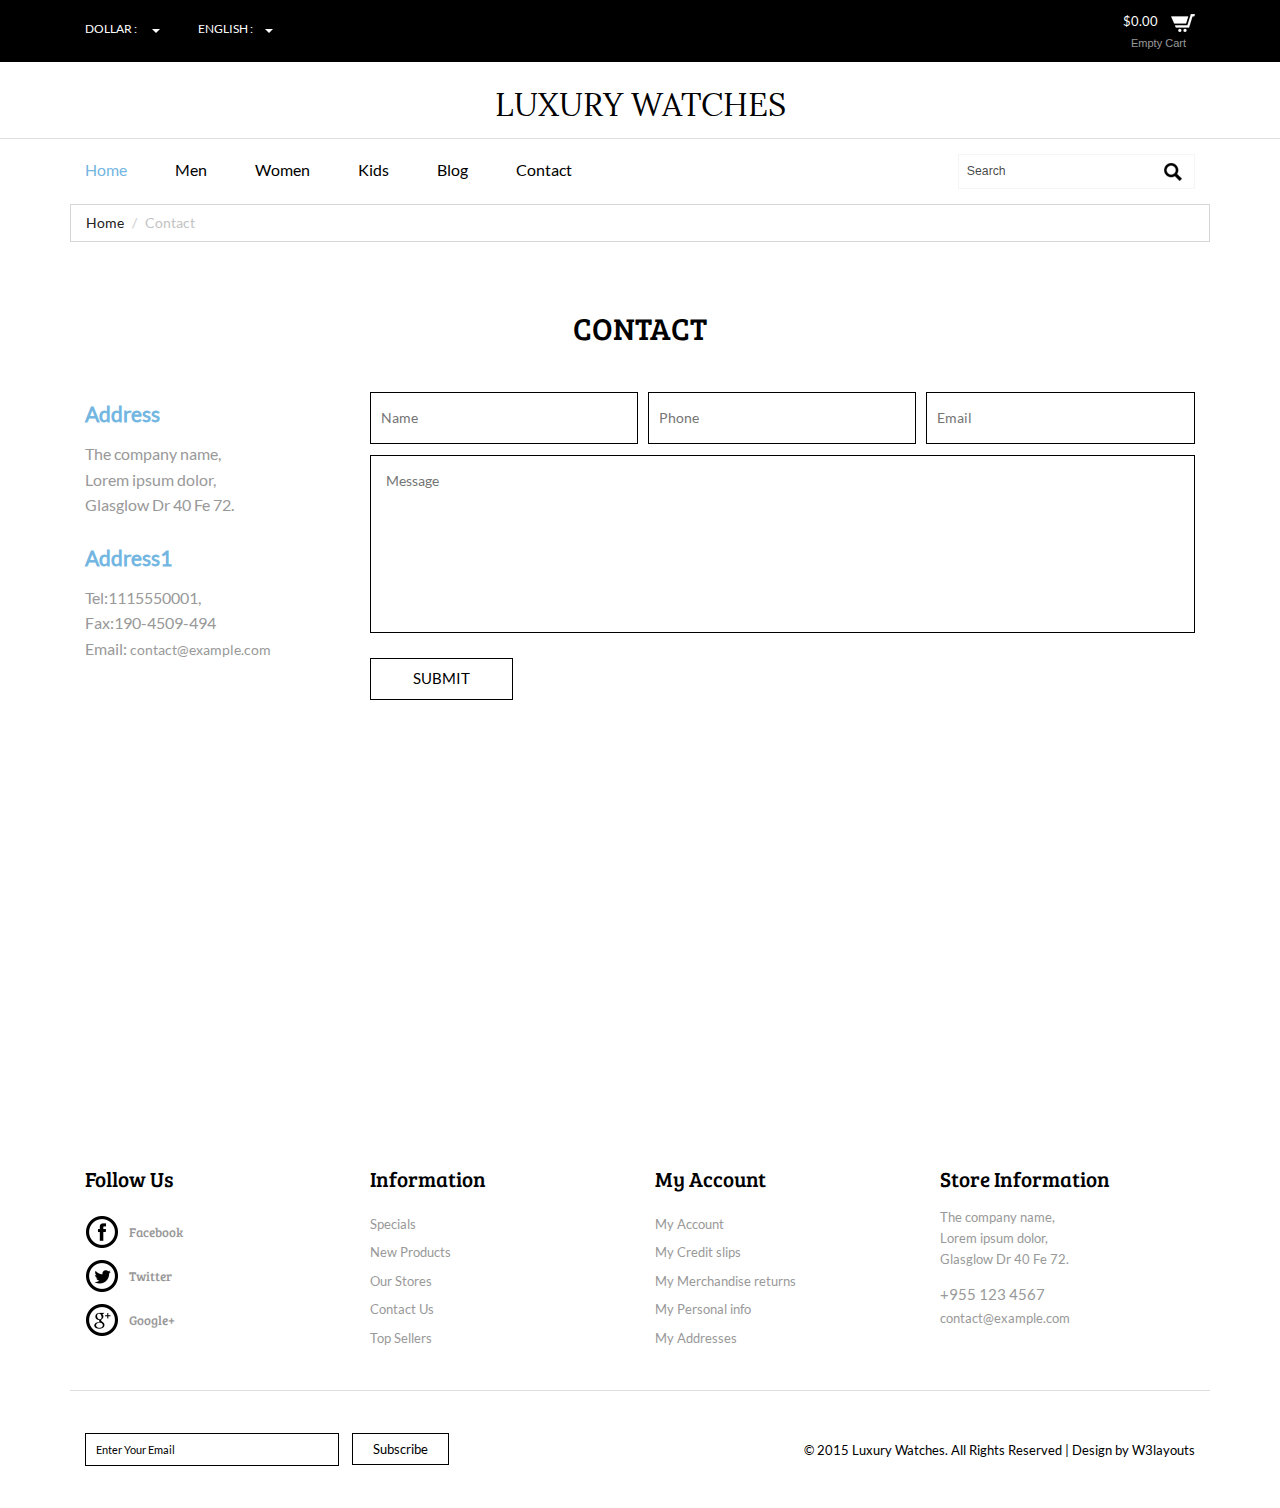
<file: Luxury Watch E-commerce Theme/contact.html>
<!--A Design by W3layouts 
Author: W3layout
Author URL: http://w3layouts.com
License: Creative Commons Attribution 3.0 Unported
License URL: http://creativecommons.org/licenses/by/3.0/
-->
<!DOCTYPE html>
<html>
<head>
<title>Luxury Watches A Ecommerce Category Flat Bootstarp Resposive Website Template | Contact :: w3layouts</title>
<link href="css/bootstrap.css" rel="stylesheet" type="text/css" media="all" />
<!--jQuery(necessary for Bootstrap's JavaScript plugins)-->
<script src="js/jquery-1.11.0.min.js"></script>
<!--Custom-Theme-files-->
<!--theme-style-->
<link href="css/style.css" rel="stylesheet" type="text/css" media="all" />	
<!--//theme-style-->
<meta name="viewport" content="width=device-width, initial-scale=1">
<meta http-equiv="Content-Type" content="text/html; charset=utf-8" />
<meta name="keywords" content="Luxury Watches Responsive web template, Bootstrap Web Templates, Flat Web Templates, Andriod Compatible web template, 
Smartphone Compatible web template, free webdesigns for Nokia, Samsung, LG, SonyErricsson, Motorola web design" />
<script type="application/x-javascript"> addEventListener("load", function() { setTimeout(hideURLbar, 0); }, false); function hideURLbar(){ window.scrollTo(0,1); } </script>
<!--start-menu-->
<script src="js/simpleCart.min.js"> </script>
<link href="css/memenu.css" rel="stylesheet" type="text/css" media="all" />
<script type="text/javascript" src="js/memenu.js"></script>
<script>$(document).ready(function(){$(".memenu").memenu();});</script>	
<!--dropdown-->
<script src="js/jquery.easydropdown.js"></script>			
</head>
<body> 
	<!--top-header-->
	<div class="top-header">
		<div class="container">
			<div class="top-header-main">
				<div class="col-md-6 top-header-left">
					<div class="drop">
						<div class="box">
							<select tabindex="4" class="dropdown drop">
								<option value="" class="label">Dollar :</option>
								<option value="1">Dollar</option>
								<option value="2">Euro</option>
							</select>
						</div>
						<div class="box1">
							<select tabindex="4" class="dropdown">
								<option value="" class="label">English :</option>
								<option value="1">English</option>
								<option value="2">French</option>
								<option value="3">German</option>
							</select>
						</div>
						<div class="clearfix"></div>
					</div>
				</div>
				<div class="col-md-6 top-header-left">
					<div class="cart box_1">
						<a href="checkout.html">
							<div class="total">
								<span class="simpleCart_total"></span></div>
								<img src="images/cart-1.png" alt="" />
						</a>
						<p><a href="javascript:;" class="simpleCart_empty">Empty Cart</a></p>
						<div class="clearfix"> </div>
					</div>
				</div>
				<div class="clearfix"></div>
			</div>
		</div>
	</div>
	<!--top-header-->
	<!--start-logo-->
	<div class="logo">
		<a href="index.html"><h1>Luxury Watches</h1></a>
	</div>
	<!--start-logo-->
	<!--bottom-header-->
	<div class="header-bottom">
		<div class="container">
			<div class="header">
				<div class="col-md-9 header-left">
				<div class="top-nav">
					<ul class="memenu skyblue"><li class="active"><a href="index.html">Home</a></li>
						<li class="grid"><a href="#">Men</a>
							<div class="mepanel">
								<div class="row">
									<div class="col1 me-one">
										<h4>Shop</h4>
										<ul>
											<li><a href="products.html">New Arrivals</a></li>
											<li><a href="products.html">Blazers</a></li>
											<li><a href="products.html">Swem Wear</a></li>
											<li><a href="products.html">Accessories</a></li>
											<li><a href="products.html">Handbags</a></li>
											<li><a href="products.html">T-Shirts</a></li>
											<li><a href="products.html">Watches</a></li>
											<li><a href="products.html">My Shopping Bag</a></li>
										</ul>
									</div>
									<div class="col1 me-one">
										<h4>Style Zone</h4>
										<ul>
											<li><a href="products.html">Shoes</a></li>
											<li><a href="products.html">Watches</a></li>
											<li><a href="products.html">Brands</a></li>
											<li><a href="products.html">Coats</a></li>
											<li><a href="products.html">Accessories</a></li>
											<li><a href="products.html">Trousers</a></li>
										</ul>	
									</div>
									<div class="col1 me-one">
										<h4>Popular Brands</h4>
										<ul>
											<li><a href="products.html">499 Store</a></li>
											<li><a href="products.html">Fastrack</a></li>
											<li><a href="products.html">Casio</a></li>
											<li><a href="products.html">Fossil</a></li>
											<li><a href="products.html">Maxima</a></li>
											<li><a href="products.html">Timex</a></li>
											<li><a href="products.html">TomTom</a></li>
											<li><a href="products.html">Titan</a></li>
										</ul>		
									</div>
								</div>
							</div>
						</li>
						<li class="grid"><a href="#">Women</a>
							<div class="mepanel">
								<div class="row">
									<div class="col1 me-one">
										<h4>Shop</h4>
										<ul>
											<li><a href="products.html">New Arrivals</a></li>
											<li><a href="products.html">Blazers</a></li>
											<li><a href="products.html">Swem Wear</a></li>
											<li><a href="products.html">Accessories</a></li>
											<li><a href="products.html">Handbags</a></li>
											<li><a href="products.html">T-Shirts</a></li>
											<li><a href="products.html">Watches</a></li>
											<li><a href="products.html">My Shopping Bag</a></li>
										</ul>
									</div>
									<div class="col1 me-one">
										<h4>Style Zone</h4>
										<ul>
											<li><a href="products.html">Shoes</a></li>
											<li><a href="products.html">Watches</a></li>
											<li><a href="products.html">Brands</a></li>
											<li><a href="products.html">Coats</a></li>
											<li><a href="products.html">Accessories</a></li>
											<li><a href="products.html">Trousers</a></li>
										</ul>
									</div>
									<div class="col1 me-one">
										<h4>Popular Brands</h4>
										<ul>
											<li><a href="products.html">499 Store</a></li>
											<li><a href="products.html">Fastrack</a></li>
											<li><a href="products.html">Casio</a></li>
											<li><a href="products.html">Fossil</a></li>
											<li><a href="products.html">Maxima</a></li>
											<li><a href="products.html">Timex</a></li>
											<li><a href="products.html">TomTom</a></li>
											<li><a href="products.html">Titan</a></li>
										</ul>	
									</div>
								</div>
							</div>
						</li>
						<li class="grid"><a href="#">Kids</a>
							<div class="mepanel">
								<div class="row">
									<div class="col1 me-one">
										<h4>Shop</h4>
										<ul>
											<li><a href="products.html">New Arrivals</a></li>
											<li><a href="products.html">Blazers</a></li>
											<li><a href="products.html">Swem Wear</a></li>
											<li><a href="products.html">Accessories</a></li>
											<li><a href="products.html">Handbags</a></li>
											<li><a href="products.html">T-Shirts</a></li>
											<li><a href="products.html">Watches</a></li>
											<li><a href="products.html">My Shopping Bag</a></li>
										</ul>
									</div>
									<div class="col1 me-one">
										<h4>Style Zone</h4>
										<ul>
											<li><a href="products.html">Shoes</a></li>
											<li><a href="products.html">Watches</a></li>
											<li><a href="products.html">Brands</a></li>
											<li><a href="products.html">Coats</a></li>
											<li><a href="products.html">Accessories</a></li>
											<li><a href="products.html">Trousers</a></li>
										</ul>	
									</div>
									<div class="col1 me-one">
										<h4>Popular Brands</h4>
										<ul>
											<li><a href="products.html">499 Store</a></li>
											<li><a href="products.html">Fastrack</a></li>
											<li><a href="products.html">Casio</a></li>
											<li><a href="products.html">Fossil</a></li>
											<li><a href="products.html">Maxima</a></li>
											<li><a href="products.html">Timex</a></li>
											<li><a href="products.html">TomTom</a></li>
											<li><a href="products.html">Titan</a></li>
										</ul>	
									</div>
								</div>
							</div>
						</li>
						<li class="grid"><a href="typo.html">Blog</a>
						</li>
						<li class="grid"><a href="contact.html">Contact</a>
						</li>
					</ul>
				</div>
				<div class="clearfix"> </div>
			</div>
			<div class="col-md-3 header-right"> 
				<div class="search-bar">
					<input type="text" value="Search" onfocus="this.value = '';" onblur="if (this.value == '') {this.value = 'Search';}">
					<input type="submit" value="">
				</div>
			</div>
			<div class="clearfix"> </div>
			</div>
		</div>
	</div>
	<!--bottom-header-->
	<!--start-breadcrumbs-->
	<div class="breadcrumbs">
		<div class="container">
			<div class="breadcrumbs-main">
				<ol class="breadcrumb">
					<li><a href="index.html">Home</a></li>
					<li class="active">Contact</li>
				</ol>
			</div>
		</div>
	</div>
	<!--end-breadcrumbs-->
	<!--contact-start-->
	<div class="contact">
		<div class="container">
			<div class="contact-top heading">
				<h2>CONTACT</h2>
			</div>
				<div class="contact-text">
				<div class="col-md-3 contact-left">
						<div class="address">
							<h5>Address</h5>
							<p>The company name, 
							<span>Lorem ipsum dolor,</span>
							Glasglow Dr 40 Fe 72.</p>
						</div>
						<div class="address">
							<h5>Address1</h5>
							<p>Tel:1115550001, 
							<span>Fax:190-4509-494</span>
							Email: <a href="mailto:example@email.com">contact@example.com</a></p>
						</div>
					</div>
					<div class="col-md-9 contact-right">
						<form>
							<input type="text" placeholder="Name">
							<input type="text" placeholder="Phone">
							<input type="text"  placeholder="Email">
							<textarea placeholder="Message" required=""></textarea>
							<div class="submit-btn">
								<input type="submit" value="SUBMIT">
							</div>
						</form>
					</div>	
					<div class="clearfix"></div>
				</div>
		</div>
	</div>
	<!--contact-end-->
	<!--map-start-->
	<div class="map">
		<iframe src="https://www.google.com/maps/embed?pb=!1m18!1m12!1m3!1d6632.248000703498!2d151.265683!3d-33.7832959!2m3!1f0!2f0!3f0!3m2!1i1024!2i768!4f13.1!3m3!1m2!1s0x6b12abc7edcbeb07%3A0x5017d681632bfc0!2sManly+Vale+NSW+2093%2C+Australia!5e0!3m2!1sen!2sin!4v1433329298259" style="border:0"></iframe>
	</div>
	<!--map-end-->
	<!--information-starts-->
	<div class="information">
		<div class="container">
			<div class="infor-top">
				<div class="col-md-3 infor-left">
					<h3>Follow Us</h3>
					<ul>
						<li><a href="#"><span class="fb"></span><h6>Facebook</h6></a></li>
						<li><a href="#"><span class="twit"></span><h6>Twitter</h6></a></li>
						<li><a href="#"><span class="google"></span><h6>Google+</h6></a></li>
					</ul>
				</div>
				<div class="col-md-3 infor-left">
					<h3>Information</h3>
					<ul>
						<li><a href="#"><p>Specials</p></a></li>
						<li><a href="#"><p>New Products</p></a></li>
						<li><a href="#"><p>Our Stores</p></a></li>
						<li><a href="contact.html"><p>Contact Us</p></a></li>
						<li><a href="#"><p>Top Sellers</p></a></li>
					</ul>
				</div>
				<div class="col-md-3 infor-left">
					<h3>My Account</h3>
					<ul>
						<li><a href="account.html"><p>My Account</p></a></li>
						<li><a href="#"><p>My Credit slips</p></a></li>
						<li><a href="#"><p>My Merchandise returns</p></a></li>
						<li><a href="#"><p>My Personal info</p></a></li>
						<li><a href="#"><p>My Addresses</p></a></li>
					</ul>
				</div>
				<div class="col-md-3 infor-left">
					<h3>Store Information</h3>
					<h4>The company name,
						<span>Lorem ipsum dolor,</span>
						Glasglow Dr 40 Fe 72.</h4>
					<h5>+955 123 4567</h5>	
					<p><a href="mailto:example@email.com">contact@example.com</a></p>
				</div>
				<div class="clearfix"></div>
			</div>
		</div>
	</div>
	<!--information-end-->
	<!--footer-starts-->
	<div class="footer">
		<div class="container">
			<div class="footer-top">
				<div class="col-md-6 footer-left">
					<form>
						<input type="text" value="Enter Your Email" onfocus="this.value = '';" onblur="if (this.value == '') {this.value = 'Enter Your Email';}">
						<input type="submit" value="Subscribe">
					</form>
				</div>
				<div class="col-md-6 footer-right">					
					<p>© 2015 Luxury Watches. All Rights Reserved | Design by  <a href="http://w3layouts.com/" target="_blank">W3layouts</a> </p>
				</div>
				<div class="clearfix"></div>
			</div>
		</div>
	</div>
	<!--footer-end-->	
</body>
</html>
</file>
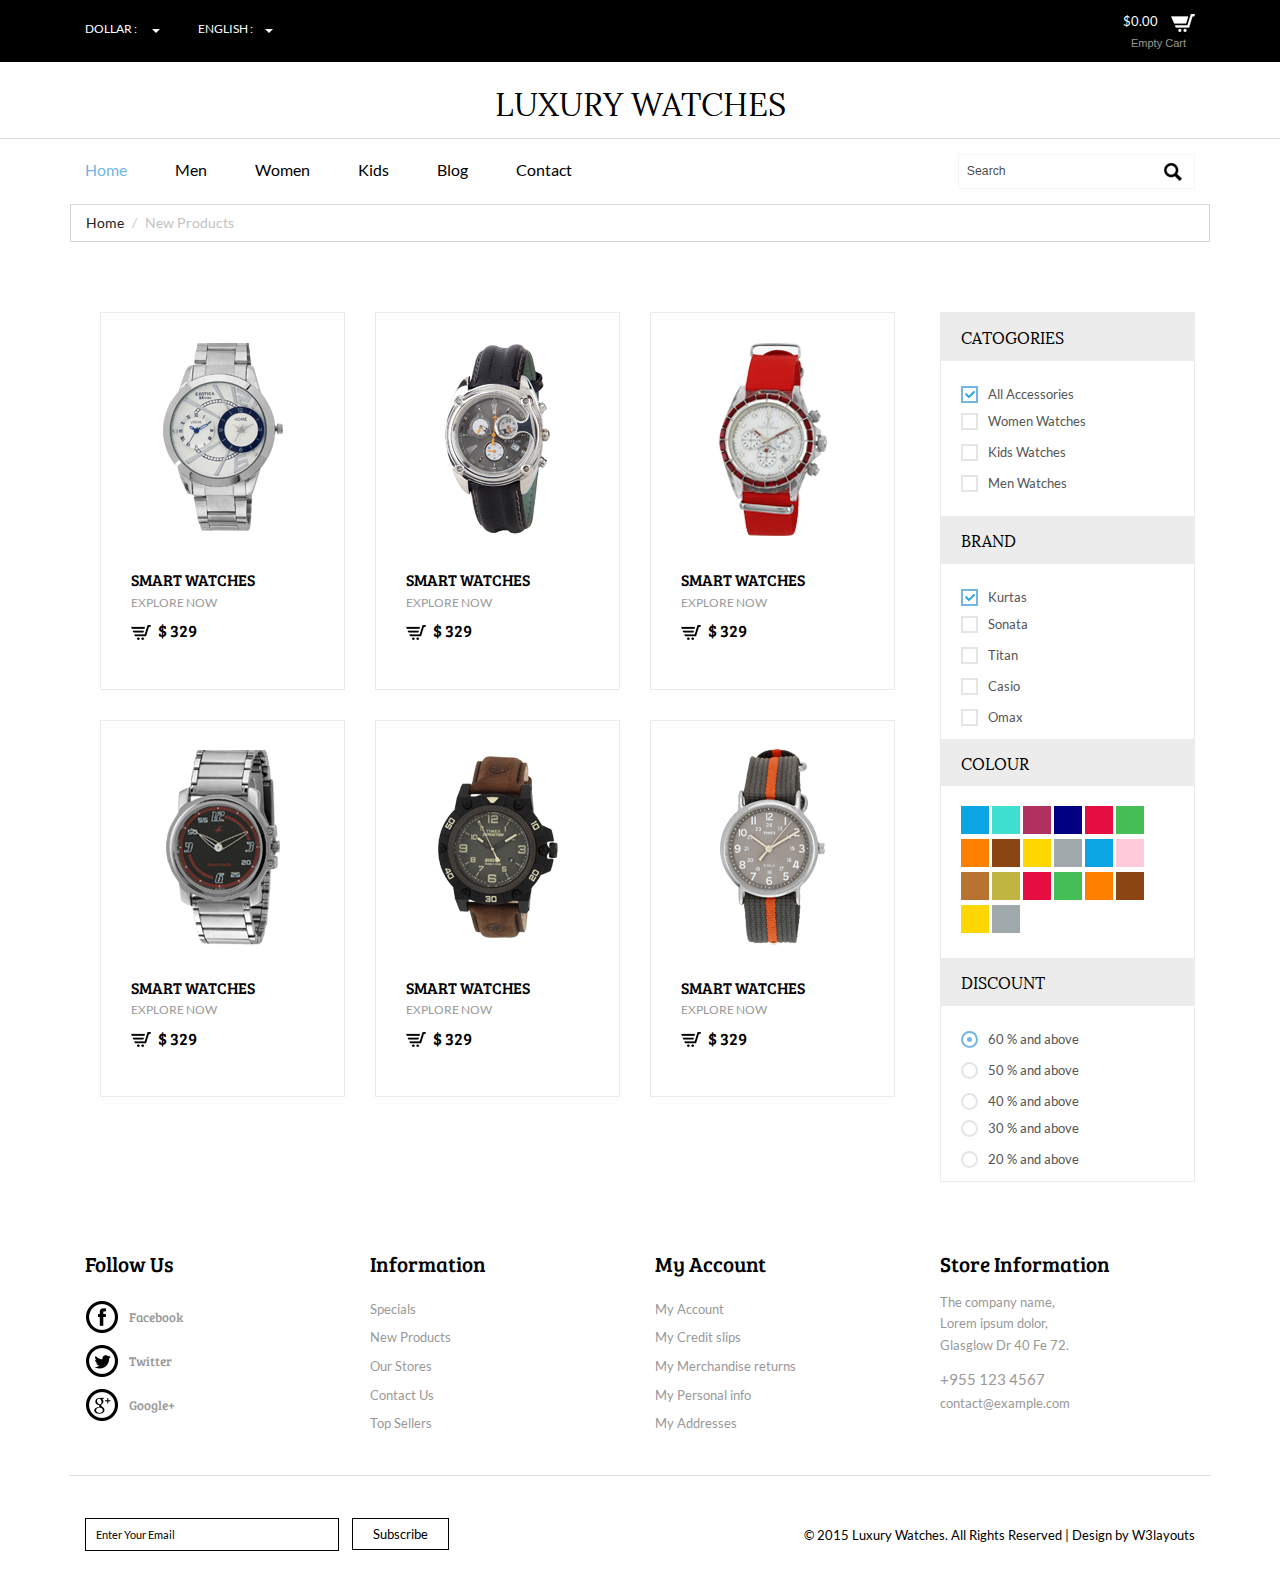
<file: Luxury Watch E-commerce Theme/products.html>
<!--A Design by W3layouts 
Author: W3layout
Author URL: http://w3layouts.com
License: Creative Commons Attribution 3.0 Unported
License URL: http://creativecommons.org/licenses/by/3.0/
-->
<!DOCTYPE html>
<html>
<head>
<title>Luxury Watches A Ecommerce Category Flat Bootstarp Resposive Website Template | Product :: w3layouts</title>
<link href="css/bootstrap.css" rel="stylesheet" type="text/css" media="all" />
<!--jQuery(necessary for Bootstrap's JavaScript plugins)-->
<script src="js/jquery-1.11.0.min.js"></script>
<!--Custom-Theme-files-->
<!--theme-style-->
<link href="css/style.css" rel="stylesheet" type="text/css" media="all" />	
<!--//theme-style-->
<meta name="viewport" content="width=device-width, initial-scale=1">
<meta http-equiv="Content-Type" content="text/html; charset=utf-8" />
<meta name="keywords" content="Luxury Watches Responsive web template, Bootstrap Web Templates, Flat Web Templates, Andriod Compatible web template, 
Smartphone Compatible web template, free webdesigns for Nokia, Samsung, LG, SonyErricsson, Motorola web design" />
<script type="application/x-javascript"> addEventListener("load", function() { setTimeout(hideURLbar, 0); }, false); function hideURLbar(){ window.scrollTo(0,1); } </script>
<!--start-menu-->
<script src="js/simpleCart.min.js"> </script>
<link href="css/memenu.css" rel="stylesheet" type="text/css" media="all" />
<script type="text/javascript" src="js/memenu.js"></script>
<script>$(document).ready(function(){$(".memenu").memenu();});</script>	
<!--dropdown-->
<script src="js/jquery.easydropdown.js"></script>			
</head>
<body> 
	<!--top-header-->
	<div class="top-header">
		<div class="container">
			<div class="top-header-main">
				<div class="col-md-6 top-header-left">
					<div class="drop">
						<div class="box">
							<select tabindex="4" class="dropdown drop">
								<option value="" class="label">Dollar :</option>
								<option value="1">Dollar</option>
								<option value="2">Euro</option>
							</select>
						</div>
						<div class="box1">
							<select tabindex="4" class="dropdown">
								<option value="" class="label">English :</option>
								<option value="1">English</option>
								<option value="2">French</option>
								<option value="3">German</option>
							</select>
						</div>
						<div class="clearfix"></div>
					</div>
				</div>
				<div class="col-md-6 top-header-left">
					<div class="cart box_1">
						<a href="checkout.html">
							<div class="total">
								<span class="simpleCart_total"></span></div>
								<img src="images/cart-1.png" alt="" />
						</a>
						<p><a href="javascript:;" class="simpleCart_empty">Empty Cart</a></p>
						<div class="clearfix"> </div>
					</div>
				</div>
				<div class="clearfix"></div>
			</div>
		</div>
	</div>
	<!--top-header-->
	<!--start-logo-->
	<div class="logo">
		<a href="index.html"><h1>Luxury Watches</h1></a>
	</div>
	<!--start-logo-->
	<!--bottom-header-->
	<div class="header-bottom">
		<div class="container">
			<div class="header">
				<div class="col-md-9 header-left">
				<div class="top-nav">
					<ul class="memenu skyblue"><li class="active"><a href="index.html">Home</a></li>
						<li class="grid"><a href="#">Men</a>
							<div class="mepanel">
								<div class="row">
									<div class="col1 me-one">
										<h4>Shop</h4>
										<ul>
											<li><a href="products.html">New Arrivals</a></li>
											<li><a href="products.html">Blazers</a></li>
											<li><a href="products.html">Swem Wear</a></li>
											<li><a href="products.html">Accessories</a></li>
											<li><a href="products.html">Handbags</a></li>
											<li><a href="products.html">T-Shirts</a></li>
											<li><a href="products.html">Watches</a></li>
											<li><a href="products.html">My Shopping Bag</a></li>
										</ul>
									</div>
									<div class="col1 me-one">
										<h4>Style Zone</h4>
										<ul>
											<li><a href="products.html">Shoes</a></li>
											<li><a href="products.html">Watches</a></li>
											<li><a href="products.html">Brands</a></li>
											<li><a href="products.html">Coats</a></li>
											<li><a href="products.html">Accessories</a></li>
											<li><a href="products.html">Trousers</a></li>
										</ul>	
									</div>
									<div class="col1 me-one">
										<h4>Popular Brands</h4>
										<ul>
											<li><a href="products.html">499 Store</a></li>
											<li><a href="products.html">Fastrack</a></li>
											<li><a href="products.html">Casio</a></li>
											<li><a href="products.html">Fossil</a></li>
											<li><a href="products.html">Maxima</a></li>
											<li><a href="products.html">Timex</a></li>
											<li><a href="products.html">TomTom</a></li>
											<li><a href="products.html">Titan</a></li>
										</ul>		
									</div>
								</div>
							</div>
						</li>
						<li class="grid"><a href="#">Women</a>
							<div class="mepanel">
								<div class="row">
									<div class="col1 me-one">
										<h4>Shop</h4>
										<ul>
											<li><a href="products.html">New Arrivals</a></li>
											<li><a href="products.html">Blazers</a></li>
											<li><a href="products.html">Swem Wear</a></li>
											<li><a href="products.html">Accessories</a></li>
											<li><a href="products.html">Handbags</a></li>
											<li><a href="products.html">T-Shirts</a></li>
											<li><a href="products.html">Watches</a></li>
											<li><a href="products.html">My Shopping Bag</a></li>
										</ul>
									</div>
									<div class="col1 me-one">
										<h4>Style Zone</h4>
										<ul>
											<li><a href="products.html">Shoes</a></li>
											<li><a href="products.html">Watches</a></li>
											<li><a href="products.html">Brands</a></li>
											<li><a href="products.html">Coats</a></li>
											<li><a href="products.html">Accessories</a></li>
											<li><a href="products.html">Trousers</a></li>
										</ul>
									</div>
									<div class="col1 me-one">
										<h4>Popular Brands</h4>
										<ul>
											<li><a href="products.html">499 Store</a></li>
											<li><a href="products.html">Fastrack</a></li>
											<li><a href="products.html">Casio</a></li>
											<li><a href="products.html">Fossil</a></li>
											<li><a href="products.html">Maxima</a></li>
											<li><a href="products.html">Timex</a></li>
											<li><a href="products.html">TomTom</a></li>
											<li><a href="products.html">Titan</a></li>
										</ul>	
									</div>
								</div>
							</div>
						</li>
						<li class="grid"><a href="#">Kids</a>
							<div class="mepanel">
								<div class="row">
									<div class="col1 me-one">
										<h4>Shop</h4>
										<ul>
											<li><a href="products.html">New Arrivals</a></li>
											<li><a href="products.html">Blazers</a></li>
											<li><a href="products.html">Swem Wear</a></li>
											<li><a href="products.html">Accessories</a></li>
											<li><a href="products.html">Handbags</a></li>
											<li><a href="products.html">T-Shirts</a></li>
											<li><a href="products.html">Watches</a></li>
											<li><a href="products.html">My Shopping Bag</a></li>
										</ul>
									</div>
									<div class="col1 me-one">
										<h4>Style Zone</h4>
										<ul>
											<li><a href="products.html">Shoes</a></li>
											<li><a href="products.html">Watches</a></li>
											<li><a href="products.html">Brands</a></li>
											<li><a href="products.html">Coats</a></li>
											<li><a href="products.html">Accessories</a></li>
											<li><a href="products.html">Trousers</a></li>
										</ul>	
									</div>
									<div class="col1 me-one">
										<h4>Popular Brands</h4>
										<ul>
											<li><a href="products.html">499 Store</a></li>
											<li><a href="products.html">Fastrack</a></li>
											<li><a href="products.html">Casio</a></li>
											<li><a href="products.html">Fossil</a></li>
											<li><a href="products.html">Maxima</a></li>
											<li><a href="products.html">Timex</a></li>
											<li><a href="products.html">TomTom</a></li>
											<li><a href="products.html">Titan</a></li>
										</ul>	
									</div>
								</div>
							</div>
						</li>
						<li class="grid"><a href="typo.html">Blog</a>
						</li>
						<li class="grid"><a href="contact.html">Contact</a>
						</li>
					</ul>
				</div>
				<div class="clearfix"> </div>
			</div>
			<div class="col-md-3 header-right"> 
				<div class="search-bar">
					<input type="text" value="Search" onfocus="this.value = '';" onblur="if (this.value == '') {this.value = 'Search';}">
					<input type="submit" value="">
				</div>
			</div>
			<div class="clearfix"> </div>
			</div>
		</div>
	</div>
	<!--bottom-header-->
	<!--start-breadcrumbs-->
	<div class="breadcrumbs">
		<div class="container">
			<div class="breadcrumbs-main">
				<ol class="breadcrumb">
					<li><a href="index.html">Home</a></li>
					<li class="active">New Products</li>
				</ol>
			</div>
		</div>
	</div>
	<!--end-breadcrumbs-->
	<!--prdt-starts-->
	<div class="prdt"> 
		<div class="container">
			<div class="prdt-top">
				<div class="col-md-9 prdt-left">
					<div class="product-one">
						<div class="col-md-4 product-left p-left">
							<div class="product-main simpleCart_shelfItem">
								<a href="single.html" class="mask"><img class="img-responsive zoom-img" src="images/p-1.png" alt="" /></a>
								<div class="product-bottom">
									<h3>Smart Watches</h3>
									<p>Explore Now</p>
									<h4><a class="item_add" href="#"><i></i></a> <span class=" item_price">$ 329</span></h4>
								</div>
								<div class="srch srch1">
									<span>-50%</span>
								</div>
							</div>
						</div>
						<div class="col-md-4 product-left p-left">
							<div class="product-main simpleCart_shelfItem">
								<a href="single.html" class="mask"><img class="img-responsive zoom-img" src="images/p-2.png" alt="" /></a>
								<div class="product-bottom">
									<h3>Smart Watches</h3>
									<p>Explore Now</p>
									<h4><a class="item_add" href="#"><i></i></a> <span class=" item_price">$ 329</span></h4>
								</div>
								<div class="srch srch1">
									<span>-50%</span>
								</div>
							</div>
						</div>
						<div class="col-md-4 product-left p-left">
							<div class="product-main simpleCart_shelfItem">
								<a href="single.html" class="mask"><img class="img-responsive zoom-img" src="images/p-3.png" alt="" /></a>
								<div class="product-bottom">
									<h3>Smart Watches</h3>
									<p>Explore Now</p>
									<h4><a class="item_add" href="#"><i></i></a> <span class=" item_price">$ 329</span></h4>
								</div>
								<div class="srch srch1">
									<span>-50%</span>
								</div>
							</div>
						</div>
						<div class="clearfix"></div>
					</div>
					<div class="product-one">
						<div class="col-md-4 product-left p-left">
							<div class="product-main simpleCart_shelfItem">
								<a href="single.html" class="mask"><img class="img-responsive zoom-img" src="images/p-4.png" alt="" /></a>
								<div class="product-bottom">
									<h3>Smart Watches</h3>
									<p>Explore Now</p>
									<h4><a class="item_add" href="#"><i></i></a> <span class=" item_price">$ 329</span></h4>
								</div>
								<div class="srch srch1">
									<span>-50%</span>
								</div>
							</div>
						</div>
						<div class="col-md-4 product-left p-left">
							<div class="product-main simpleCart_shelfItem">
								<a href="single.html" class="mask"><img class="img-responsive zoom-img" src="images/p-5.png" alt="" /></a>
								<div class="product-bottom">
									<h3>Smart Watches</h3>
									<p>Explore Now</p>
									<h4><a class="item_add" href="#"><i></i></a> <span class=" item_price">$ 329</span></h4>
								</div>
								<div class="srch srch1">
									<span>-50%</span>
								</div>
							</div>
						</div>
						<div class="col-md-4 product-left p-left">
							<div class="product-main simpleCart_shelfItem">
								<a href="single.html" class="mask"><img class="img-responsive zoom-img" src="images/p-6.png" alt="" /></a>
								<div class="product-bottom">
									<h3>Smart Watches</h3>
									<p>Explore Now</p>
									<h4><a class="item_add" href="#"><i></i></a> <span class=" item_price">$ 329</span></h4>
								</div>
								<div class="srch srch1">
									<span>-50%</span>
								</div>
							</div>
						</div>
						<div class="clearfix"></div>
					</div>	
				</div>	
				<div class="col-md-3 prdt-right">
					<div class="w_sidebar">
						<section  class="sky-form">
							<h4>Catogories</h4>
							<div class="row1 scroll-pane">
								<div class="col col-4">
									<label class="checkbox"><input type="checkbox" name="checkbox" checked=""><i></i>All Accessories</label>
								</div>
								<div class="col col-4">								
									<label class="checkbox"><input type="checkbox" name="checkbox"><i></i>Women Watches</label>
									<label class="checkbox"><input type="checkbox" name="checkbox"><i></i>Kids Watches</label>
									<label class="checkbox"><input type="checkbox" name="checkbox"><i></i>Men Watches</label>			
								</div>
							</div>
						</section>
						<section  class="sky-form">
							<h4>Brand</h4>
							<div class="row1 row2 scroll-pane">
								<div class="col col-4">
									<label class="checkbox"><input type="checkbox" name="checkbox" checked=""><i></i>kurtas</label>
								</div>
								<div class="col col-4">
									<label class="checkbox"><input type="checkbox" name="checkbox"><i></i>Sonata</label>
									<label class="checkbox"><input type="checkbox" name="checkbox"><i></i>Titan</label>
									<label class="checkbox"><input type="checkbox" name="checkbox"><i></i>Casio</label>
									<label class="checkbox"><input type="checkbox" name="checkbox"><i></i>Omax</label>
									<label class="checkbox"><input type="checkbox" name="checkbox" ><i></i>shree</label>
									<label class="checkbox"><input type="checkbox" name="checkbox"><i></i>Fastrack</label>
									<label class="checkbox"><input type="checkbox" name="checkbox"><i></i>Sports</label>
									<label class="checkbox"><input type="checkbox" name="checkbox"><i></i>Fossil</label>
									<label class="checkbox"><input type="checkbox" name="checkbox"><i></i>Maxima</label>
									<label class="checkbox"><input type="checkbox" name="checkbox"><i></i>Yepme</label>
									<label class="checkbox"><input type="checkbox" name="checkbox"><i></i>Citizen</label>
									<label class="checkbox"><input type="checkbox" name="checkbox"><i></i>Diesel</label>									
								</div>
							</div>
						</section>
						<section class="sky-form">
							<h4>Colour</h4>
								<ul class="w_nav2">
									<li><a class="color1" href="#"></a></li>
									<li><a class="color2" href="#"></a></li>
									<li><a class="color3" href="#"></a></li>
									<li><a class="color4" href="#"></a></li>
									<li><a class="color5" href="#"></a></li>
									<li><a class="color6" href="#"></a></li>
									<li><a class="color7" href="#"></a></li>
									<li><a class="color8" href="#"></a></li>
									<li><a class="color9" href="#"></a></li>
									<li><a class="color10" href="#"></a></li>
									<li><a class="color12" href="#"></a></li>
									<li><a class="color13" href="#"></a></li>
									<li><a class="color14" href="#"></a></li>
									<li><a class="color15" href="#"></a></li>
									<li><a class="color5" href="#"></a></li>
									<li><a class="color6" href="#"></a></li>
									<li><a class="color7" href="#"></a></li>
									<li><a class="color8" href="#"></a></li>
									<li><a class="color9" href="#"></a></li>
									<li><a class="color10" href="#"></a></li>
								</ul>
						</section>
						<section class="sky-form">
							<h4>discount</h4>
								<div class="row1 row2 scroll-pane">
									<div class="col col-4">
										<label class="radio"><input type="radio" name="radio" checked=""><i></i>60 % and above</label>
										<label class="radio"><input type="radio" name="radio"><i></i>50 % and above</label>
										<label class="radio"><input type="radio" name="radio"><i></i>40 % and above</label>
									</div>
									<div class="col col-4">
										<label class="radio"><input type="radio" name="radio"><i></i>30 % and above</label>
										<label class="radio"><input type="radio" name="radio"><i></i>20 % and above</label>
										<label class="radio"><input type="radio" name="radio"><i></i>10 % and above</label>
									</div>
								</div>						
						</section>
					</div>
				</div>
				<div class="clearfix"></div>
			</div>
		</div>
	</div>
	<!--product-end-->
	<!--information-starts-->
	<div class="information">
		<div class="container">
			<div class="infor-top">
				<div class="col-md-3 infor-left">
					<h3>Follow Us</h3>
					<ul>
						<li><a href="#"><span class="fb"></span><h6>Facebook</h6></a></li>
						<li><a href="#"><span class="twit"></span><h6>Twitter</h6></a></li>
						<li><a href="#"><span class="google"></span><h6>Google+</h6></a></li>
					</ul>
				</div>
				<div class="col-md-3 infor-left">
					<h3>Information</h3>
					<ul>
						<li><a href="#"><p>Specials</p></a></li>
						<li><a href="#"><p>New Products</p></a></li>
						<li><a href="#"><p>Our Stores</p></a></li>
						<li><a href="contact.html"><p>Contact Us</p></a></li>
						<li><a href="#"><p>Top Sellers</p></a></li>
					</ul>
				</div>
				<div class="col-md-3 infor-left">
					<h3>My Account</h3>
					<ul>
						<li><a href="account.html"><p>My Account</p></a></li>
						<li><a href="#"><p>My Credit slips</p></a></li>
						<li><a href="#"><p>My Merchandise returns</p></a></li>
						<li><a href="#"><p>My Personal info</p></a></li>
						<li><a href="#"><p>My Addresses</p></a></li>
					</ul>
				</div>
				<div class="col-md-3 infor-left">
					<h3>Store Information</h3>
					<h4>The company name,
						<span>Lorem ipsum dolor,</span>
						Glasglow Dr 40 Fe 72.</h4>
					<h5>+955 123 4567</h5>	
					<p><a href="mailto:example@email.com">contact@example.com</a></p>
				</div>
				<div class="clearfix"></div>
			</div>
		</div>
	</div>
	<!--information-end-->
	<!--footer-starts-->
	<div class="footer">
		<div class="container">
			<div class="footer-top">
				<div class="col-md-6 footer-left">
					<form>
						<input type="text" value="Enter Your Email" onfocus="this.value = '';" onblur="if (this.value == '') {this.value = 'Enter Your Email';}">
						<input type="submit" value="Subscribe">
					</form>
				</div>
				<div class="col-md-6 footer-right">					
					<p>© 2015 Luxury Watches. All Rights Reserved | Design by  <a href="http://w3layouts.com/" target="_blank">W3layouts</a> </p>
				</div>
				<div class="clearfix"></div>
			</div>
		</div>
	</div>
	<!--footer-end-->	
</body>
</html>
</file>
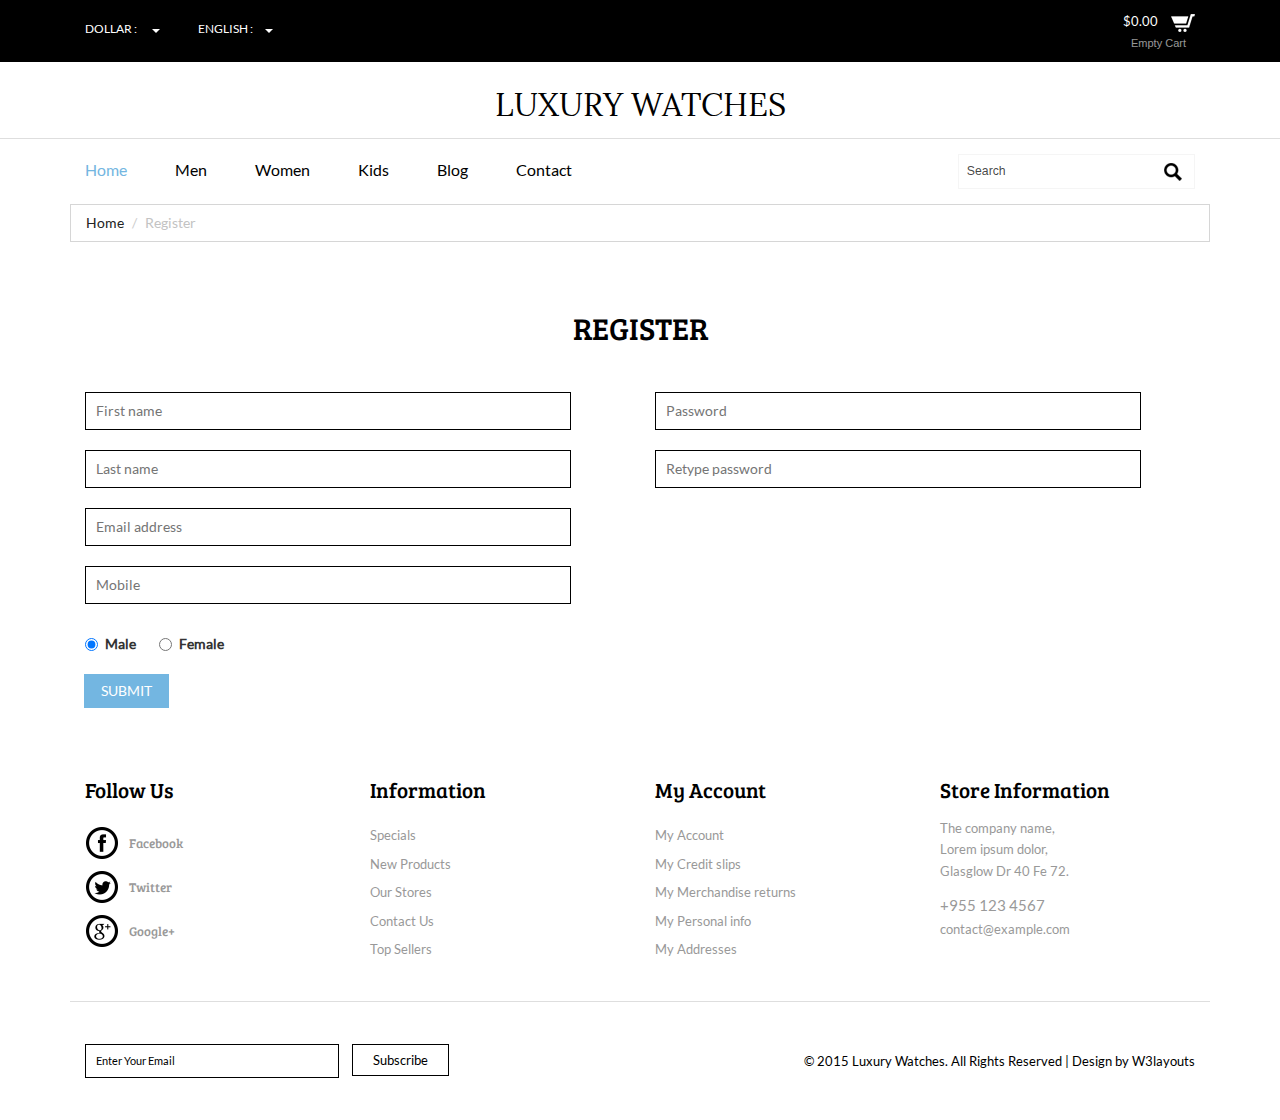
<file: Luxury Watch E-commerce Theme/register.html>
<!--A Design by W3layouts 
Author: W3layout
Author URL: http://w3layouts.com
License: Creative Commons Attribution 3.0 Unported
License URL: http://creativecommons.org/licenses/by/3.0/
-->
<!DOCTYPE html>
<html>
<head>
<title>Luxury Watches A Ecommerce Category Flat Bootstarp Resposive Website Template | Register :: w3layouts</title>
<link href="css/bootstrap.css" rel="stylesheet" type="text/css" media="all" />
<!--jQuery(necessary for Bootstrap's JavaScript plugins)-->
<script src="js/jquery-1.11.0.min.js"></script>
<!--Custom Theme files-->
<!--theme-style-->
<link href="css/style.css" rel="stylesheet" type="text/css" media="all" />	
<!--//theme-style-->
<meta name="viewport" content="width=device-width, initial-scale=1">
<meta http-equiv="Content-Type" content="text/html; charset=utf-8" />
<meta name="keywords" content="Luxury Watches Responsive web template, Bootstrap Web Templates, Flat Web Templates, Andriod Compatible web template, 
Smartphone Compatible web template, free webdesigns for Nokia, Samsung, LG, SonyErricsson, Motorola web design" />
<script type="application/x-javascript"> addEventListener("load", function() { setTimeout(hideURLbar, 0); }, false); function hideURLbar(){ window.scrollTo(0,1); } </script>	
<!--start-menu-->
<script src="js/simpleCart.min.js"> </script>
<link href="css/memenu.css" rel="stylesheet" type="text/css" media="all" />
<script type="text/javascript" src="js/memenu.js"></script>
<script>$(document).ready(function(){$(".memenu").memenu();});</script>	
<!--dropdown-->
<script src="js/jquery.easydropdown.js"></script>			
</head>
<body> 
	<!--top-header-->
	<div class="top-header">
		<div class="container">
			<div class="top-header-main">
				<div class="col-md-6 top-header-left">
					<div class="drop">
						<div class="box">
							<select tabindex="4" class="dropdown drop">
								<option value="" class="label">Dollar :</option>
								<option value="1">Dollar</option>
								<option value="2">Euro</option>
							</select>
						</div>
						<div class="box1">
							<select tabindex="4" class="dropdown">
								<option value="" class="label">English :</option>
								<option value="1">English</option>
								<option value="2">French</option>
								<option value="3">German</option>
							</select>
						</div>
						<div class="clearfix"></div>
					</div>
				</div>
				<div class="col-md-6 top-header-left">
					<div class="cart box_1">
						<a href="checkout.html">
							<div class="total">
								<span class="simpleCart_total"></span></div>
								<img src="images/cart-1.png" alt="" />
						</a>
						<p><a href="javascript:;" class="simpleCart_empty">Empty Cart</a></p>
						<div class="clearfix"> </div>
					</div>
				</div>
				<div class="clearfix"></div>
			</div>
		</div>
	</div>
	<!--top-header-->
	<!--start-logo-->
	<div class="logo">
		<a href="index.html"><h1>Luxury Watches</h1></a>
	</div>
	<!--start-logo-->
	<!--bottom-header-->
	<div class="header-bottom">
		<div class="container">
			<div class="header">
				<div class="col-md-9 header-left">
				<div class="top-nav">
					<ul class="memenu skyblue"><li class="active"><a href="index.html">Home</a></li>
						<li class="grid"><a href="#">Men</a>
							<div class="mepanel">
								<div class="row">
									<div class="col1 me-one">
										<h4>Shop</h4>
										<ul>
											<li><a href="products.html">New Arrivals</a></li>
											<li><a href="products.html">Blazers</a></li>
											<li><a href="products.html">Swem Wear</a></li>
											<li><a href="products.html">Accessories</a></li>
											<li><a href="products.html">Handbags</a></li>
											<li><a href="products.html">T-Shirts</a></li>
											<li><a href="products.html">Watches</a></li>
											<li><a href="products.html">My Shopping Bag</a></li>
										</ul>
									</div>
									<div class="col1 me-one">
										<h4>Style Zone</h4>
										<ul>
											<li><a href="products.html">Shoes</a></li>
											<li><a href="products.html">Watches</a></li>
											<li><a href="products.html">Brands</a></li>
											<li><a href="products.html">Coats</a></li>
											<li><a href="products.html">Accessories</a></li>
											<li><a href="products.html">Trousers</a></li>
										</ul>	
									</div>
									<div class="col1 me-one">
										<h4>Popular Brands</h4>
										<ul>
											<li><a href="products.html">499 Store</a></li>
											<li><a href="products.html">Fastrack</a></li>
											<li><a href="products.html">Casio</a></li>
											<li><a href="products.html">Fossil</a></li>
											<li><a href="products.html">Maxima</a></li>
											<li><a href="products.html">Timex</a></li>
											<li><a href="products.html">TomTom</a></li>
											<li><a href="products.html">Titan</a></li>
										</ul>		
									</div>
								</div>
							</div>
						</li>
						<li class="grid"><a href="#">Women</a>
							<div class="mepanel">
								<div class="row">
									<div class="col1 me-one">
										<h4>Shop</h4>
										<ul>
											<li><a href="products.html">New Arrivals</a></li>
											<li><a href="products.html">Blazers</a></li>
											<li><a href="products.html">Swem Wear</a></li>
											<li><a href="products.html">Accessories</a></li>
											<li><a href="products.html">Handbags</a></li>
											<li><a href="products.html">T-Shirts</a></li>
											<li><a href="products.html">Watches</a></li>
											<li><a href="products.html">My Shopping Bag</a></li>
										</ul>
									</div>
									<div class="col1 me-one">
										<h4>Style Zone</h4>
										<ul>
											<li><a href="products.html">Shoes</a></li>
											<li><a href="products.html">Watches</a></li>
											<li><a href="products.html">Brands</a></li>
											<li><a href="products.html">Coats</a></li>
											<li><a href="products.html">Accessories</a></li>
											<li><a href="products.html">Trousers</a></li>
										</ul>
									</div>
									<div class="col1 me-one">
										<h4>Popular Brands</h4>
										<ul>
											<li><a href="products.html">499 Store</a></li>
											<li><a href="products.html">Fastrack</a></li>
											<li><a href="products.html">Casio</a></li>
											<li><a href="products.html">Fossil</a></li>
											<li><a href="products.html">Maxima</a></li>
											<li><a href="products.html">Timex</a></li>
											<li><a href="products.html">TomTom</a></li>
											<li><a href="products.html">Titan</a></li>
										</ul>	
									</div>
								</div>
							</div>
						</li>
						<li class="grid"><a href="#">Kids</a>
							<div class="mepanel">
								<div class="row">
									<div class="col1 me-one">
										<h4>Shop</h4>
										<ul>
											<li><a href="products.html">New Arrivals</a></li>
											<li><a href="products.html">Blazers</a></li>
											<li><a href="products.html">Swem Wear</a></li>
											<li><a href="products.html">Accessories</a></li>
											<li><a href="products.html">Handbags</a></li>
											<li><a href="products.html">T-Shirts</a></li>
											<li><a href="products.html">Watches</a></li>
											<li><a href="products.html">My Shopping Bag</a></li>
										</ul>
									</div>
									<div class="col1 me-one">
										<h4>Style Zone</h4>
										<ul>
											<li><a href="products.html">Shoes</a></li>
											<li><a href="products.html">Watches</a></li>
											<li><a href="products.html">Brands</a></li>
											<li><a href="products.html">Coats</a></li>
											<li><a href="products.html">Accessories</a></li>
											<li><a href="products.html">Trousers</a></li>
										</ul>	
									</div>
									<div class="col1 me-one">
										<h4>Popular Brands</h4>
										<ul>
											<li><a href="products.html">499 Store</a></li>
											<li><a href="products.html">Fastrack</a></li>
											<li><a href="products.html">Casio</a></li>
											<li><a href="products.html">Fossil</a></li>
											<li><a href="products.html">Maxima</a></li>
											<li><a href="products.html">Timex</a></li>
											<li><a href="products.html">TomTom</a></li>
											<li><a href="products.html">Titan</a></li>
										</ul>	
									</div>
								</div>
							</div>
						</li>
						<li class="grid"><a href="typo.html">Blog</a>
						</li>
						<li class="grid"><a href="contact.html">Contact</a>
						</li>
					</ul>
				</div>
				<div class="clearfix"> </div>
			</div>
			<div class="col-md-3 header-right"> 
				<div class="search-bar">
					<input type="text" value="Search" onfocus="this.value = '';" onblur="if (this.value == '') {this.value = 'Search';}">
					<input type="submit" value="">
				</div>
			</div>
			<div class="clearfix"> </div>
			</div>
		</div>
	</div>
	<!--bottom-header-->
	<!--start-breadcrumbs-->
	<div class="breadcrumbs">
		<div class="container">
			<div class="breadcrumbs-main">
				<ol class="breadcrumb">
					<li><a href="index.html">Home</a></li>
					<li class="active">Register</li>
				</ol>
			</div>
		</div>
	</div>
	<!--end-breadcrumbs-->
	<!--register-starts-->
	<div class="register">
		<div class="container">
			<div class="register-top heading">
				<h2>REGISTER</h2>
			</div>
			<div class="register-main">
				<div class="col-md-6 account-left">
					<input placeholder="First name" type="text" tabindex="1" required>
						<input placeholder="Last name" type="text" tabindex="2" required>
						<input placeholder="Email address" type="text" tabindex="3" required>
						<input placeholder="Mobile" type="text" tabindex="3" required>
						<ul>
							<li><label class="radio left"><input type="radio" name="radio" checked=""><i></i>Male</label></li>
							<li><label class="radio"><input type="radio" name="radio"><i></i>Female</label></li>
							<div class="clearfix"></div>
						</ul>
				</div>
				<div class="col-md-6 account-left">
					<input placeholder="Password" type="password" tabindex="4" required>
						<input placeholder="Retype password" type="password" tabindex="4" required>
				</div>
				<div class="clearfix"></div>
			</div>
			<div class="address submit">
							<input type="submit" value="Submit">
						</div>
		</div>
	</div>
	<!--register-end-->
	<!--information-starts-->
	<div class="information">
		<div class="container">
			<div class="infor-top">
				<div class="col-md-3 infor-left">
					<h3>Follow Us</h3>
					<ul>
						<li><a href="#"><span class="fb"></span><h6>Facebook</h6></a></li>
						<li><a href="#"><span class="twit"></span><h6>Twitter</h6></a></li>
						<li><a href="#"><span class="google"></span><h6>Google+</h6></a></li>
					</ul>
				</div>
				<div class="col-md-3 infor-left">
					<h3>Information</h3>
					<ul>
						<li><a href="#"><p>Specials</p></a></li>
						<li><a href="#"><p>New Products</p></a></li>
						<li><a href="#"><p>Our Stores</p></a></li>
						<li><a href="contact.html"><p>Contact Us</p></a></li>
						<li><a href="#"><p>Top Sellers</p></a></li>
					</ul>
				</div>
				<div class="col-md-3 infor-left">
					<h3>My Account</h3>
					<ul>
						<li><a href="account.html"><p>My Account</p></a></li>
						<li><a href="#"><p>My Credit slips</p></a></li>
						<li><a href="#"><p>My Merchandise returns</p></a></li>
						<li><a href="#"><p>My Personal info</p></a></li>
						<li><a href="#"><p>My Addresses</p></a></li>
					</ul>
				</div>
				<div class="col-md-3 infor-left">
					<h3>Store Information</h3>
					<h4>The company name,
						<span>Lorem ipsum dolor,</span>
						Glasglow Dr 40 Fe 72.</h4>
					<h5>+955 123 4567</h5>	
					<p><a href="mailto:example@email.com">contact@example.com</a></p>
				</div>
				<div class="clearfix"></div>
			</div>
		</div>
	</div>
	<!--information-end-->
	<!--footer-starts-->
	<div class="footer">
		<div class="container">
			<div class="footer-top">
				<div class="col-md-6 footer-left">
					<form>
						<input type="text" value="Enter Your Email" onfocus="this.value = '';" onblur="if (this.value == '') {this.value = 'Enter Your Email';}">
						<input type="submit" value="Subscribe">
					</form>
				</div>
				<div class="col-md-6 footer-right">					
					<p>© 2015 Luxury Watches. All Rights Reserved | Design by  <a href="http://w3layouts.com/" target="_blank">W3layouts</a> </p>
				</div>
				<div class="clearfix"></div>
			</div>
		</div>
	</div>
	<!--footer-end-->	
</body>
</html>
</file>
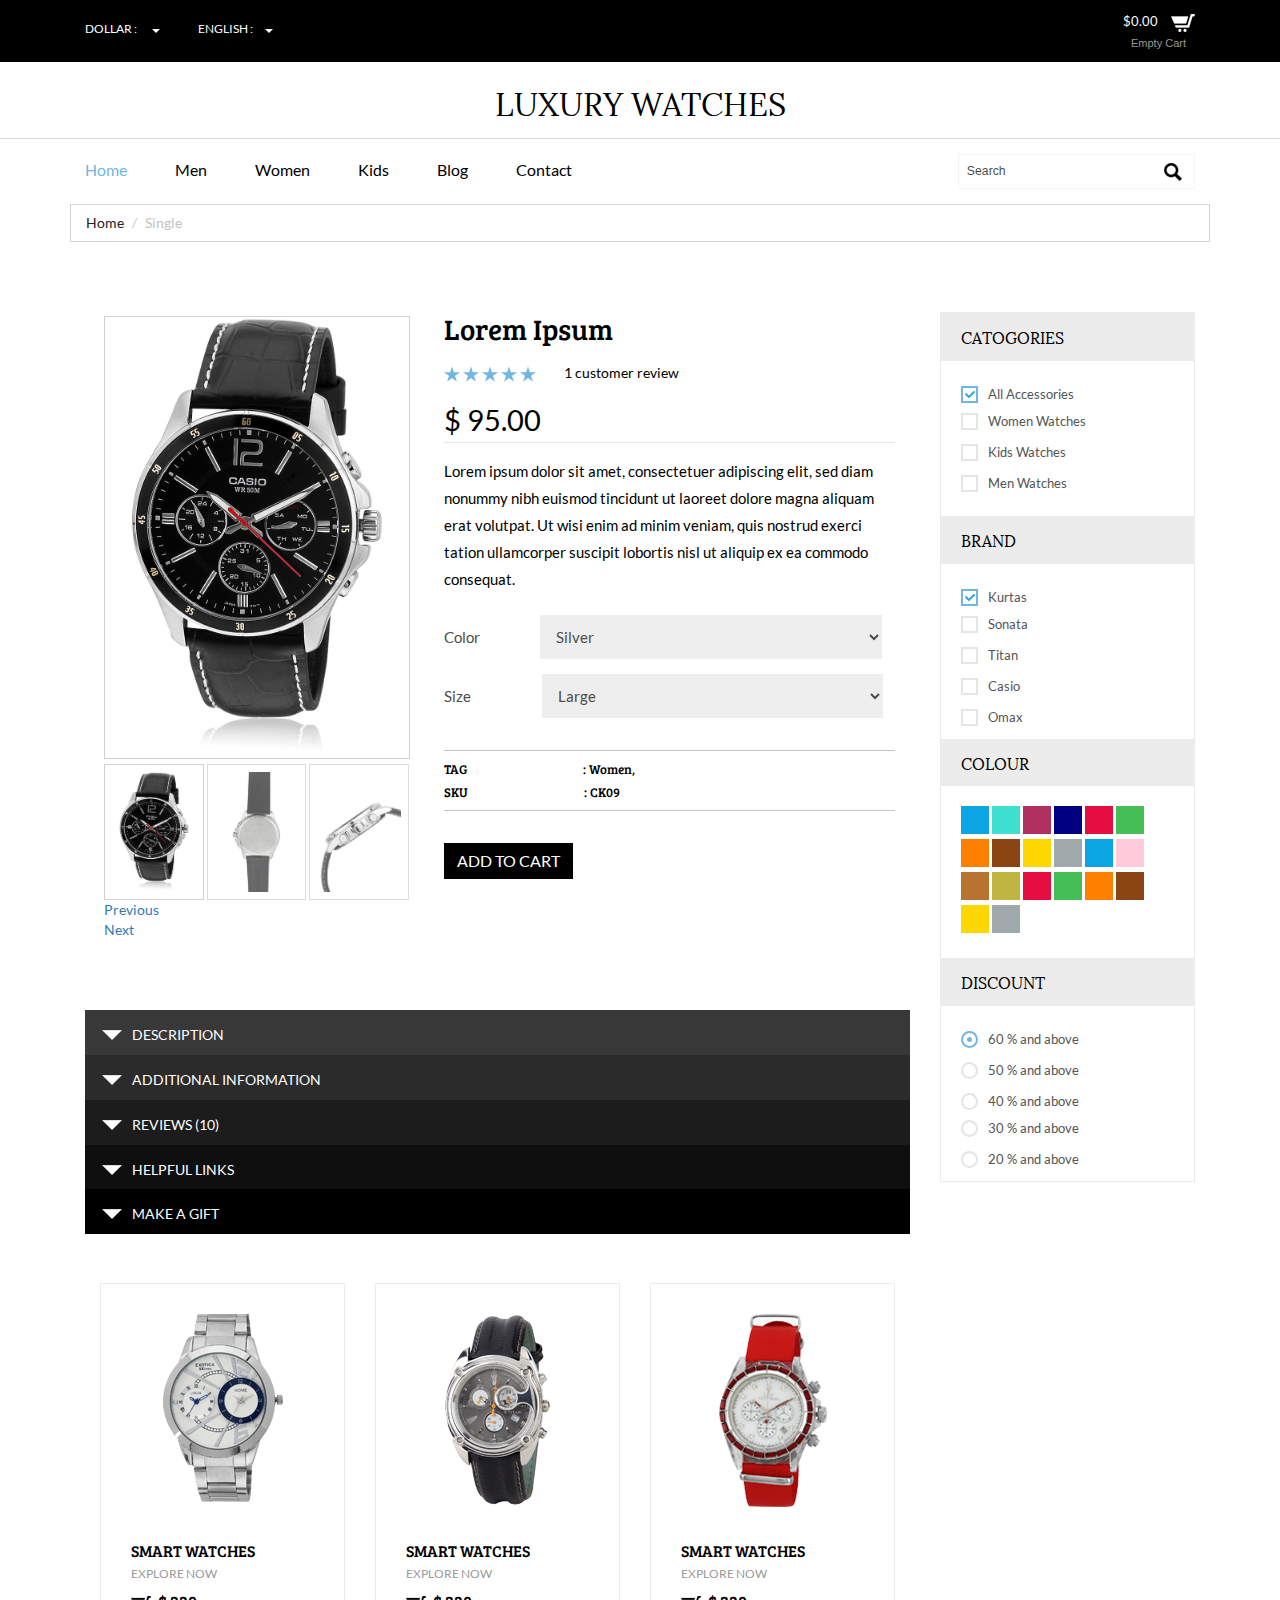
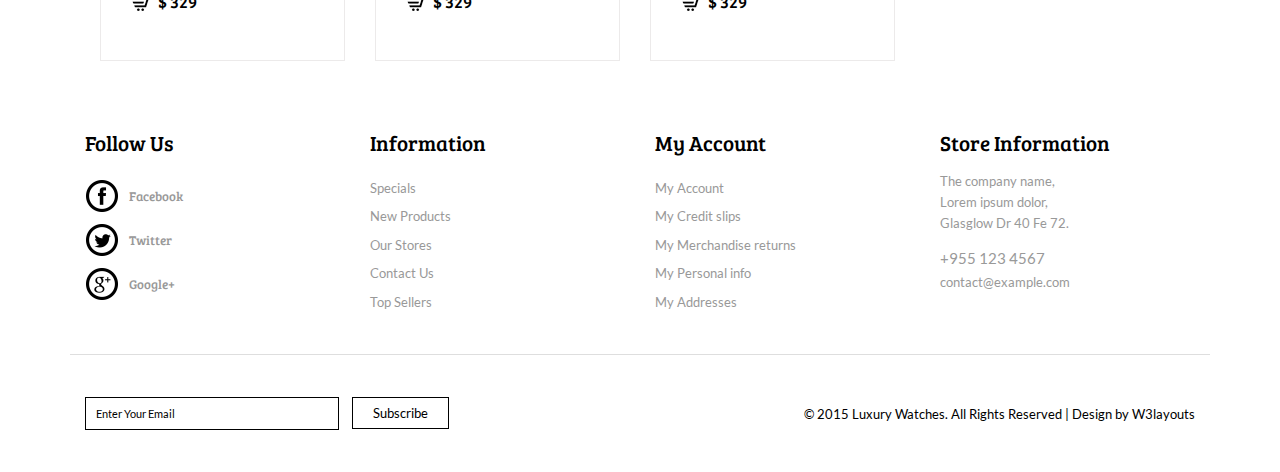
<file: Luxury Watch E-commerce Theme/single.html>
<!--A Design by W3layouts 
Author: W3layout
Author URL: http://w3layouts.com
License: Creative Commons Attribution 3.0 Unported
License URL: http://creativecommons.org/licenses/by/3.0/
-->
<!DOCTYPE html>
<html>
<head>
<title>Luxury Watches A Ecommerce Category Flat Bootstarp Resposive Website Template | Single :: w3layouts</title>
<link href="css/bootstrap.css" rel="stylesheet" type="text/css" media="all" />
<!--jQuery(necessary for Bootstrap's JavaScript plugins)-->
<script src="js/jquery-1.11.0.min.js"></script>
<!--Custom-Theme-files-->
<!--theme-style-->
<link href="css/style.css" rel="stylesheet" type="text/css" media="all" />	
<!--//theme-style-->
<meta name="viewport" content="width=device-width, initial-scale=1">
<meta http-equiv="Content-Type" content="text/html; charset=utf-8" />
<meta name="keywords" content="Luxury Watches Responsive web template, Bootstrap Web Templates, Flat Web Templates, Andriod Compatible web template, 
Smartphone Compatible web template, free webdesigns for Nokia, Samsung, LG, SonyErricsson, Motorola web design" />
<script type="application/x-javascript"> addEventListener("load", function() { setTimeout(hideURLbar, 0); }, false); function hideURLbar(){ window.scrollTo(0,1); } </script>
<!--start-menu-->
<script src="js/simpleCart.min.js"> </script>
<link href="css/memenu.css" rel="stylesheet" type="text/css" media="all" />
<script type="text/javascript" src="js/memenu.js"></script>
<script>$(document).ready(function(){$(".memenu").memenu();});</script>	
<!--dropdown-->
<script src="js/jquery.easydropdown.js"></script>	
<script type="text/javascript">
	$(function() {
	
	    var menu_ul = $('.menu_drop > li > ul'),
	           menu_a  = $('.menu_drop > li > a');
	    
	    menu_ul.hide();
	
	    menu_a.click(function(e) {
	        e.preventDefault();
	        if(!$(this).hasClass('active')) {
	            menu_a.removeClass('active');
	            menu_ul.filter(':visible').slideUp('normal');
	            $(this).addClass('active').next().stop(true,true).slideDown('normal');
	        } else {
	            $(this).removeClass('active');
	            $(this).next().stop(true,true).slideUp('normal');
	        }
	    });
	
	});
</script>		
</head>
<body> 
	<!--top-header-->
	<div class="top-header">
		<div class="container">
			<div class="top-header-main">
				<div class="col-md-6 top-header-left">
					<div class="drop">
						<div class="box">
							<select tabindex="4" class="dropdown drop">
								<option value="" class="label">Dollar :</option>
								<option value="1">Dollar</option>
								<option value="2">Euro</option>
							</select>
						</div>
						<div class="box1">
							<select tabindex="4" class="dropdown">
								<option value="" class="label">English :</option>
								<option value="1">English</option>
								<option value="2">French</option>
								<option value="3">German</option>
							</select>
						</div>
						<div class="clearfix"></div>
					</div>
				</div>
				<div class="col-md-6 top-header-left">
					<div class="cart box_1">
						<a href="checkout.html">
							<div class="total">
								<span class="simpleCart_total"></span></div>
								<img src="images/cart-1.png" alt="" />
						</a>
						<p><a href="javascript:;" class="simpleCart_empty">Empty Cart</a></p>
						<div class="clearfix"> </div>
					</div>
				</div>
				<div class="clearfix"></div>
			</div>
		</div>
	</div>
	<!--top-header-->
	<!--start-logo-->
	<div class="logo">
		<a href="index.html"><h1>Luxury Watches</h1></a>
	</div>
	<!--start-logo-->
	<!--bottom-header-->
	<div class="header-bottom">
		<div class="container">
			<div class="header">
				<div class="col-md-9 header-left">
				<div class="top-nav">
					<ul class="memenu skyblue"><li class="active"><a href="index.html">Home</a></li>
						<li class="grid"><a href="#">Men</a>
							<div class="mepanel">
								<div class="row">
									<div class="col1 me-one">
										<h4>Shop</h4>
										<ul>
											<li><a href="products.html">New Arrivals</a></li>
											<li><a href="products.html">Blazers</a></li>
											<li><a href="products.html">Swem Wear</a></li>
											<li><a href="products.html">Accessories</a></li>
											<li><a href="products.html">Handbags</a></li>
											<li><a href="products.html">T-Shirts</a></li>
											<li><a href="products.html">Watches</a></li>
											<li><a href="products.html">My Shopping Bag</a></li>
										</ul>
									</div>
									<div class="col1 me-one">
										<h4>Style Zone</h4>
										<ul>
											<li><a href="products.html">Shoes</a></li>
											<li><a href="products.html">Watches</a></li>
											<li><a href="products.html">Brands</a></li>
											<li><a href="products.html">Coats</a></li>
											<li><a href="products.html">Accessories</a></li>
											<li><a href="products.html">Trousers</a></li>
										</ul>	
									</div>
									<div class="col1 me-one">
										<h4>Popular Brands</h4>
										<ul>
											<li><a href="products.html">499 Store</a></li>
											<li><a href="products.html">Fastrack</a></li>
											<li><a href="products.html">Casio</a></li>
											<li><a href="products.html">Fossil</a></li>
											<li><a href="products.html">Maxima</a></li>
											<li><a href="products.html">Timex</a></li>
											<li><a href="products.html">TomTom</a></li>
											<li><a href="products.html">Titan</a></li>
										</ul>		
									</div>
								</div>
							</div>
						</li>
						<li class="grid"><a href="#">Women</a>
							<div class="mepanel">
								<div class="row">
									<div class="col1 me-one">
										<h4>Shop</h4>
										<ul>
											<li><a href="products.html">New Arrivals</a></li>
											<li><a href="products.html">Blazers</a></li>
											<li><a href="products.html">Swem Wear</a></li>
											<li><a href="products.html">Accessories</a></li>
											<li><a href="products.html">Handbags</a></li>
											<li><a href="products.html">T-Shirts</a></li>
											<li><a href="products.html">Watches</a></li>
											<li><a href="products.html">My Shopping Bag</a></li>
										</ul>
									</div>
									<div class="col1 me-one">
										<h4>Style Zone</h4>
										<ul>
											<li><a href="products.html">Shoes</a></li>
											<li><a href="products.html">Watches</a></li>
											<li><a href="products.html">Brands</a></li>
											<li><a href="products.html">Coats</a></li>
											<li><a href="products.html">Accessories</a></li>
											<li><a href="products.html">Trousers</a></li>
										</ul>
									</div>
									<div class="col1 me-one">
										<h4>Popular Brands</h4>
										<ul>
											<li><a href="products.html">499 Store</a></li>
											<li><a href="products.html">Fastrack</a></li>
											<li><a href="products.html">Casio</a></li>
											<li><a href="products.html">Fossil</a></li>
											<li><a href="products.html">Maxima</a></li>
											<li><a href="products.html">Timex</a></li>
											<li><a href="products.html">TomTom</a></li>
											<li><a href="products.html">Titan</a></li>
										</ul>	
									</div>
								</div>
							</div>
						</li>
						<li class="grid"><a href="#">Kids</a>
							<div class="mepanel">
								<div class="row">
									<div class="col1 me-one">
										<h4>Shop</h4>
										<ul>
											<li><a href="products.html">New Arrivals</a></li>
											<li><a href="products.html">Blazers</a></li>
											<li><a href="products.html">Swem Wear</a></li>
											<li><a href="products.html">Accessories</a></li>
											<li><a href="products.html">Handbags</a></li>
											<li><a href="products.html">T-Shirts</a></li>
											<li><a href="products.html">Watches</a></li>
											<li><a href="products.html">My Shopping Bag</a></li>
										</ul>
									</div>
									<div class="col1 me-one">
										<h4>Style Zone</h4>
										<ul>
											<li><a href="products.html">Shoes</a></li>
											<li><a href="products.html">Watches</a></li>
											<li><a href="products.html">Brands</a></li>
											<li><a href="products.html">Coats</a></li>
											<li><a href="products.html">Accessories</a></li>
											<li><a href="products.html">Trousers</a></li>
										</ul>	
									</div>
									<div class="col1 me-one">
										<h4>Popular Brands</h4>
										<ul>
											<li><a href="products.html">499 Store</a></li>
											<li><a href="products.html">Fastrack</a></li>
											<li><a href="products.html">Casio</a></li>
											<li><a href="products.html">Fossil</a></li>
											<li><a href="products.html">Maxima</a></li>
											<li><a href="products.html">Timex</a></li>
											<li><a href="products.html">TomTom</a></li>
											<li><a href="products.html">Titan</a></li>
										</ul>	
									</div>
								</div>
							</div>
						</li>
						<li class="grid"><a href="typo.html">Blog</a>
						</li>
						<li class="grid"><a href="contact.html">Contact</a>
						</li>
					</ul>
				</div>
				<div class="clearfix"> </div>
			</div>
			<div class="col-md-3 header-right"> 
				<div class="search-bar">
					<input type="text" value="Search" onfocus="this.value = '';" onblur="if (this.value == '') {this.value = 'Search';}">
					<input type="submit" value="">
				</div>
			</div>
			<div class="clearfix"> </div>
			</div>
		</div>
	</div>
	<!--bottom-header-->
	<!--start-breadcrumbs-->
	<div class="breadcrumbs">
		<div class="container">
			<div class="breadcrumbs-main">
				<ol class="breadcrumb">
					<li><a href="index.html">Home</a></li>
					<li class="active">Single</li>
				</ol>
			</div>
		</div>
	</div>
	<!--end-breadcrumbs-->
	<!--start-single-->
	<div class="single contact">
		<div class="container">
			<div class="single-main">
				<div class="col-md-9 single-main-left">
				<div class="sngl-top">
					<div class="col-md-5 single-top-left">	
						<div class="flexslider">
							  <ul class="slides">
								<li data-thumb="images/s-1.jpg">
									<div class="thumb-image"> <img src="images/s-1.jpg" data-imagezoom="true" class="img-responsive" alt=""/> </div>
								</li>
								<li data-thumb="images/s-2.jpg">
									 <div class="thumb-image"> <img src="images/s-2.jpg" data-imagezoom="true" class="img-responsive" alt=""/> </div>
								</li>
								<li data-thumb="images/s-3.jpg">
								   <div class="thumb-image"> <img src="images/s-3.jpg" data-imagezoom="true" class="img-responsive" alt=""/> </div>
								</li> 
							  </ul>
						</div>
						<!-- FlexSlider -->
						<script src="js/imagezoom.js"></script>
						<script defer src="js/jquery.flexslider.js"></script>
						<link rel="stylesheet" href="css/flexslider.css" type="text/css" media="screen" />

						<script>
						// Can also be used with $(document).ready()
						$(window).load(function() {
						  $('.flexslider').flexslider({
							animation: "slide",
							controlNav: "thumbnails"
						  });
						});
						</script>
					</div>	
					<div class="col-md-7 single-top-right">
						<div class="single-para simpleCart_shelfItem">
						<h2>Lorem Ipsum</h2>
							<div class="star-on">
								<ul class="star-footer">
										<li><a href="#"><i> </i></a></li>
										<li><a href="#"><i> </i></a></li>
										<li><a href="#"><i> </i></a></li>
										<li><a href="#"><i> </i></a></li>
										<li><a href="#"><i> </i></a></li>
									</ul>
								<div class="review">
									<a href="#"> 1 customer review </a>
									
								</div>
							<div class="clearfix"> </div>
							</div>
							
							<h5 class="item_price">$ 95.00</h5>
							<p>Lorem ipsum dolor sit amet, consectetuer adipiscing elit, sed diam nonummy nibh euismod tincidunt ut laoreet dolore magna aliquam erat volutpat. Ut wisi enim ad minim veniam, quis nostrud exerci tation ullamcorper suscipit lobortis nisl ut aliquip ex ea commodo consequat.</p>
							<div class="available">
								<ul>
									<li>Color
										<select>
										<option>Silver</option>
										<option>Black</option>
										<option>Dark Black</option>
										<option>Red</option>
									</select></li>
								<li class="size-in">Size<select>
									<option>Large</option>
									<option>Medium</option>
									<option>small</option>
									<option>Large</option>
									<option>small</option>
								</select></li>
								<div class="clearfix"> </div>
							</ul>
						</div>
							<ul class="tag-men">
								<li><span>TAG</span>
								<span class="women1">: Women,</span></li>
								<li><span>SKU</span>
								<span class="women1">: CK09</span></li>
							</ul>
								<a href="#" class="add-cart item_add">ADD TO CART</a>
							
						</div>
					</div>
					<div class="clearfix"> </div>
				</div>
				<div class="tabs">
					<ul class="menu_drop">
				<li class="item1"><a href="#"><img src="images/arrow.png" alt="">Description</a>
					<ul>
						<li class="subitem1"><a href="#">Lorem ipsum dolor sit amet, consectetuer adipiscing elit, sed diam nonummy nibh euismod tincidunt ut laoreet dolore magna aliquam erat volutpat. Ut wisi enim ad minim veniam, quis nostrud exerci tation ullamcorper suscipit lobortis nisl ut aliquip ex ea commodo consequat.</a></li>
						<li class="subitem2"><a href="#"> Duis autem vel eum iriure dolor in hendrerit in vulputate velit esse molestie consequat, vel illum dolore eu feugiat nulla facilisis at vero eros et accumsan et iusto odio dignissim qui blandit praesent luptatum zzril delenit augue duis dolore</a></li>
						<li class="subitem3"><a href="#">Mirum est notare quam littera gothica, quam nunc putamus parum claram, anteposuerit litterarum formas humanitatis per seacula quarta decima et quinta decima. Eodem modo typi, qui nunc nobis videntur parum clari, fiant sollemnes </a></li>
					</ul>
				</li>
				<li class="item2"><a href="#"><img src="images/arrow.png" alt="">Additional information</a>
					<ul>
					    <li class="subitem2"><a href="#"> Duis autem vel eum iriure dolor in hendrerit in vulputate velit esse molestie consequat, vel illum dolore eu feugiat nulla facilisis at vero eros et accumsan et iusto odio dignissim qui blandit praesent luptatum zzril delenit augue duis dolore</a></li>
						<li class="subitem3"><a href="#">Mirum est notare quam littera gothica, quam nunc putamus parum claram, anteposuerit litterarum formas humanitatis per seacula quarta decima et quinta decima. Eodem modo typi, qui nunc nobis videntur parum clari, fiant sollemnes </a></li>
					</ul>
				</li>
				<li class="item3"><a href="#"><img src="images/arrow.png" alt="">Reviews (10)</a>
					<ul>
						<li class="subitem1"><a href="#">Lorem ipsum dolor sit amet, consectetuer adipiscing elit, sed diam nonummy nibh euismod tincidunt ut laoreet dolore magna aliquam erat volutpat. Ut wisi enim ad minim veniam, quis nostrud exerci tation ullamcorper suscipit lobortis nisl ut aliquip ex ea commodo consequat.</a></li>
						<li class="subitem2"><a href="#"> Duis autem vel eum iriure dolor in hendrerit in vulputate velit esse molestie consequat, vel illum dolore eu feugiat nulla facilisis at vero eros et accumsan et iusto odio dignissim qui blandit praesent luptatum zzril delenit augue duis dolore</a></li>
						<li class="subitem3"><a href="#">Mirum est notare quam littera gothica, quam nunc putamus parum claram, anteposuerit litterarum formas humanitatis per seacula quarta decima et quinta decima. Eodem modo typi, qui nunc nobis videntur parum clari, fiant sollemnes </a></li>
					</ul>
				</li>
				<li class="item4"><a href="#"><img src="images/arrow.png" alt="">Helpful Links</a>
					<ul>
					    <li class="subitem2"><a href="#"> Duis autem vel eum iriure dolor in hendrerit in vulputate velit esse molestie consequat, vel illum dolore eu feugiat nulla facilisis at vero eros et accumsan et iusto odio dignissim qui blandit praesent luptatum zzril delenit augue duis dolore</a></li>
						<li class="subitem3"><a href="#">Mirum est notare quam littera gothica, quam nunc putamus parum claram, anteposuerit litterarum formas humanitatis per seacula quarta decima et quinta decima. Eodem modo typi, qui nunc nobis videntur parum clari, fiant sollemnes </a></li>
					</ul>
				</li>
				<li class="item5"><a href="#"><img src="images/arrow.png" alt="">Make A Gift</a>
					<ul>
						<li class="subitem1"><a href="#">Lorem ipsum dolor sit amet, consectetuer adipiscing elit, sed diam nonummy nibh euismod tincidunt ut laoreet dolore magna aliquam erat volutpat. Ut wisi enim ad minim veniam, quis nostrud exerci tation ullamcorper suscipit lobortis nisl ut aliquip ex ea commodo consequat.</a></li>
						<li class="subitem2"><a href="#"> Duis autem vel eum iriure dolor in hendrerit in vulputate velit esse molestie consequat, vel illum dolore eu feugiat nulla facilisis at vero eros et accumsan et iusto odio dignissim qui blandit praesent luptatum zzril delenit augue duis dolore</a></li>
						<li class="subitem3"><a href="#">Mirum est notare quam littera gothica, quam nunc putamus parum claram, anteposuerit litterarum formas humanitatis per seacula quarta decima et quinta decima. Eodem modo typi, qui nunc nobis videntur parum clari, fiant sollemnes </a></li>
					</ul>
				</li>
	 		</ul>
				</div>
				<div class="latestproducts">
					<div class="product-one">
						<div class="col-md-4 product-left p-left"> 
							<div class="product-main simpleCart_shelfItem">
								<a href="single.html" class="mask"><img class="img-responsive zoom-img" src="images/p-1.png" alt="" /></a>
								<div class="product-bottom">
									<h3>Smart Watches</h3>
									<p>Explore Now</p>
									<h4><a class="item_add" href="#"><i></i></a> <span class=" item_price">$ 329</span></h4>
								</div>
								<div class="srch">
									<span>-50%</span>
								</div>
							</div>
						</div>
						<div class="col-md-4 product-left p-left"> 
							<div class="product-main simpleCart_shelfItem">
								<a href="single.html" class="mask"><img class="img-responsive zoom-img" src="images/p-2.png" alt="" /></a>
								<div class="product-bottom">
									<h3>Smart Watches</h3>
									<p>Explore Now</p>
									<h4><a class="item_add" href="#"><i></i></a> <span class=" item_price">$ 329</span></h4>
								</div>
								<div class="srch">
									<span>-50%</span>
								</div>
							</div>
						</div>
						<div class="col-md-4 product-left p-left"> 
							<div class="product-main simpleCart_shelfItem">
								<a href="single.html" class="mask"><img class="img-responsive zoom-img" src="images/p-3.png" alt="" /></a>
								<div class="product-bottom">
									<h3>Smart Watches</h3>
									<p>Explore Now</p>
									<h4><a class="item_add" href="#"><i></i></a> <span class=" item_price">$ 329</span></h4>
								</div>
								<div class="srch">
									<span>-50%</span>
								</div>
							</div>
						</div>
						<div class="clearfix"></div>
					</div>
				</div>
			</div>
				<div class="col-md-3 single-right">
					<div class="w_sidebar">
						<section  class="sky-form">
							<h4>Catogories</h4>
							<div class="row1 scroll-pane">
								<div class="col col-4">
									<label class="checkbox"><input type="checkbox" name="checkbox" checked=""><i></i>All Accessories</label>
								</div>
								<div class="col col-4">								
									<label class="checkbox"><input type="checkbox" name="checkbox"><i></i>Women Watches</label>
									<label class="checkbox"><input type="checkbox" name="checkbox"><i></i>Kids Watches</label>
									<label class="checkbox"><input type="checkbox" name="checkbox"><i></i>Men Watches</label>			
								</div>
							</div>
						</section>
						<section  class="sky-form">
							<h4>Brand</h4>
							<div class="row1 row2 scroll-pane">
								<div class="col col-4">
									<label class="checkbox"><input type="checkbox" name="checkbox" checked=""><i></i>kurtas</label>
								</div>
								<div class="col col-4">
									<label class="checkbox"><input type="checkbox" name="checkbox"><i></i>Sonata</label>
									<label class="checkbox"><input type="checkbox" name="checkbox"><i></i>Titan</label>
									<label class="checkbox"><input type="checkbox" name="checkbox"><i></i>Casio</label>
									<label class="checkbox"><input type="checkbox" name="checkbox"><i></i>Omax</label>
									<label class="checkbox"><input type="checkbox" name="checkbox" ><i></i>shree</label>
									<label class="checkbox"><input type="checkbox" name="checkbox"><i></i>Fastrack</label>
									<label class="checkbox"><input type="checkbox" name="checkbox"><i></i>Sports</label>
									<label class="checkbox"><input type="checkbox" name="checkbox"><i></i>Fossil</label>
									<label class="checkbox"><input type="checkbox" name="checkbox"><i></i>Maxima</label>
									<label class="checkbox"><input type="checkbox" name="checkbox"><i></i>Yepme</label>
									<label class="checkbox"><input type="checkbox" name="checkbox"><i></i>Citizen</label>
									<label class="checkbox"><input type="checkbox" name="checkbox"><i></i>Diesel</label>			
								</div>
							</div>
						</section>
						<section class="sky-form">
							<h4>Colour</h4>
								<ul class="w_nav2">
									<li><a class="color1" href="#"></a></li>
									<li><a class="color2" href="#"></a></li>
									<li><a class="color3" href="#"></a></li>
									<li><a class="color4" href="#"></a></li>
									<li><a class="color5" href="#"></a></li>
									<li><a class="color6" href="#"></a></li>
									<li><a class="color7" href="#"></a></li>
									<li><a class="color8" href="#"></a></li>
									<li><a class="color9" href="#"></a></li>
									<li><a class="color10" href="#"></a></li>
									<li><a class="color12" href="#"></a></li>
									<li><a class="color13" href="#"></a></li>
									<li><a class="color14" href="#"></a></li>
									<li><a class="color15" href="#"></a></li>
									<li><a class="color5" href="#"></a></li>
									<li><a class="color6" href="#"></a></li>
									<li><a class="color7" href="#"></a></li>
									<li><a class="color8" href="#"></a></li>
									<li><a class="color9" href="#"></a></li>
									<li><a class="color10" href="#"></a></li>
								</ul>
						</section>
						<section class="sky-form">
							<h4>discount</h4>
							<div class="row1 row2 scroll-pane">
								<div class="col col-4">
									<label class="radio"><input type="radio" name="radio" checked=""><i></i>60 % and above</label>
									<label class="radio"><input type="radio" name="radio"><i></i>50 % and above</label>
									<label class="radio"><input type="radio" name="radio"><i></i>40 % and above</label>
								</div>
								<div class="col col-4">
									<label class="radio"><input type="radio" name="radio"><i></i>30 % and above</label>
									<label class="radio"><input type="radio" name="radio"><i></i>20 % and above</label>
									<label class="radio"><input type="radio" name="radio"><i></i>10 % and above</label>
								</div>
							</div>						
						</section>
					</div>
				</div>
				<div class="clearfix"> </div>
			</div>
		</div>
	</div>
	<!--end-single-->
	<!--information-starts-->
	<div class="information">
		<div class="container">
			<div class="infor-top">
				<div class="col-md-3 infor-left">
					<h3>Follow Us</h3>
					<ul>
						<li><a href="#"><span class="fb"></span><h6>Facebook</h6></a></li>
						<li><a href="#"><span class="twit"></span><h6>Twitter</h6></a></li>
						<li><a href="#"><span class="google"></span><h6>Google+</h6></a></li>
					</ul>
				</div>
				<div class="col-md-3 infor-left">
					<h3>Information</h3>
					<ul>
						<li><a href="#"><p>Specials</p></a></li>
						<li><a href="#"><p>New Products</p></a></li>
						<li><a href="#"><p>Our Stores</p></a></li>
						<li><a href="contact.html"><p>Contact Us</p></a></li>
						<li><a href="#"><p>Top Sellers</p></a></li>
					</ul>
				</div>
				<div class="col-md-3 infor-left">
					<h3>My Account</h3>
					<ul>
						<li><a href="account.html"><p>My Account</p></a></li>
						<li><a href="#"><p>My Credit slips</p></a></li>
						<li><a href="#"><p>My Merchandise returns</p></a></li>
						<li><a href="#"><p>My Personal info</p></a></li>
						<li><a href="#"><p>My Addresses</p></a></li>
					</ul>
				</div>
				<div class="col-md-3 infor-left">
					<h3>Store Information</h3>
					<h4>The company name,
						<span>Lorem ipsum dolor,</span>
						Glasglow Dr 40 Fe 72.</h4>
					<h5>+955 123 4567</h5>	
					<p><a href="mailto:example@email.com">contact@example.com</a></p>
				</div>
				<div class="clearfix"></div>
			</div>
		</div>
	</div>
	<!--information-end-->
	<!--footer-starts-->
	<div class="footer">
		<div class="container">
			<div class="footer-top">
				<div class="col-md-6 footer-left">
					<form>
						<input type="text" value="Enter Your Email" onfocus="this.value = '';" onblur="if (this.value == '') {this.value = 'Enter Your Email';}">
						<input type="submit" value="Subscribe">
					</form>
				</div>
				<div class="col-md-6 footer-right">					
					<p>© 2015 Luxury Watches. All Rights Reserved | Design by  <a href="http://w3layouts.com/" target="_blank">W3layouts</a> </p>
				</div>
				<div class="clearfix"></div>
			</div>
		</div>
	</div>
	<!--footer-end-->	
</body>
</html>
</file>
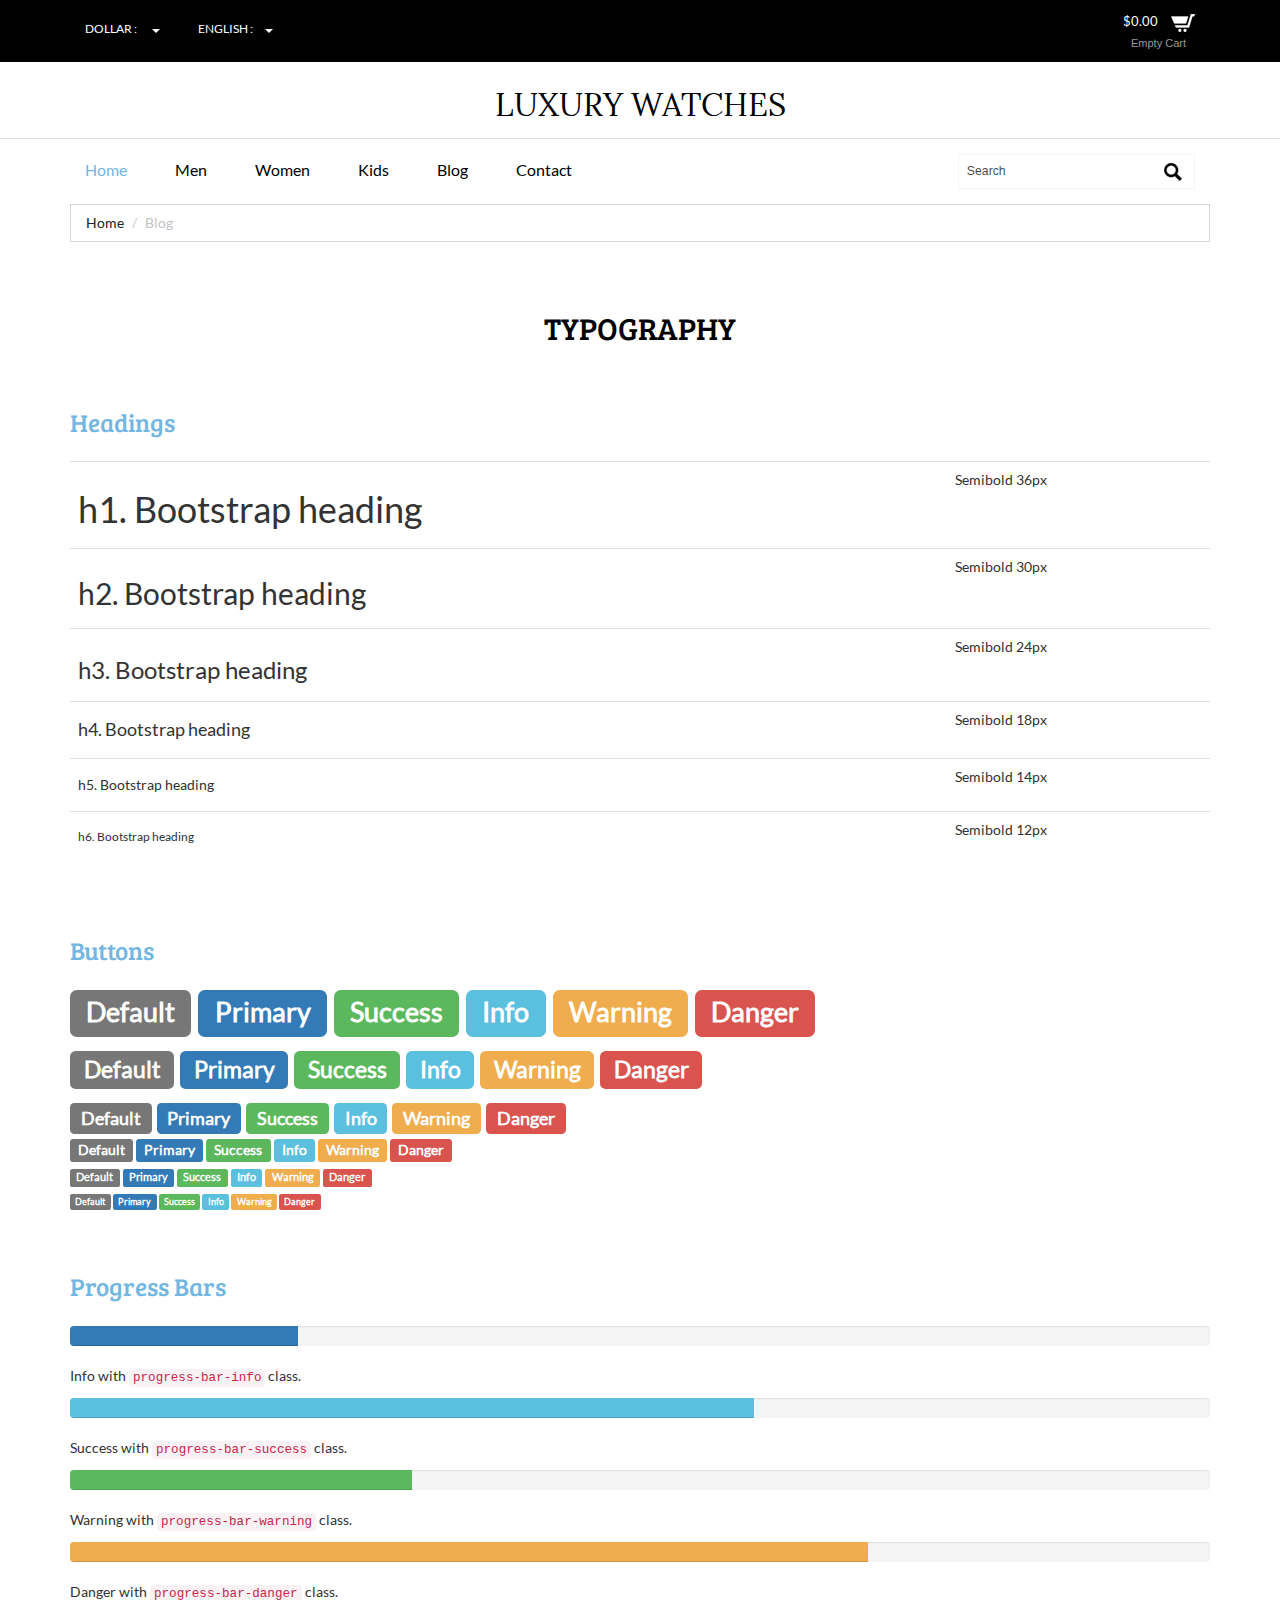
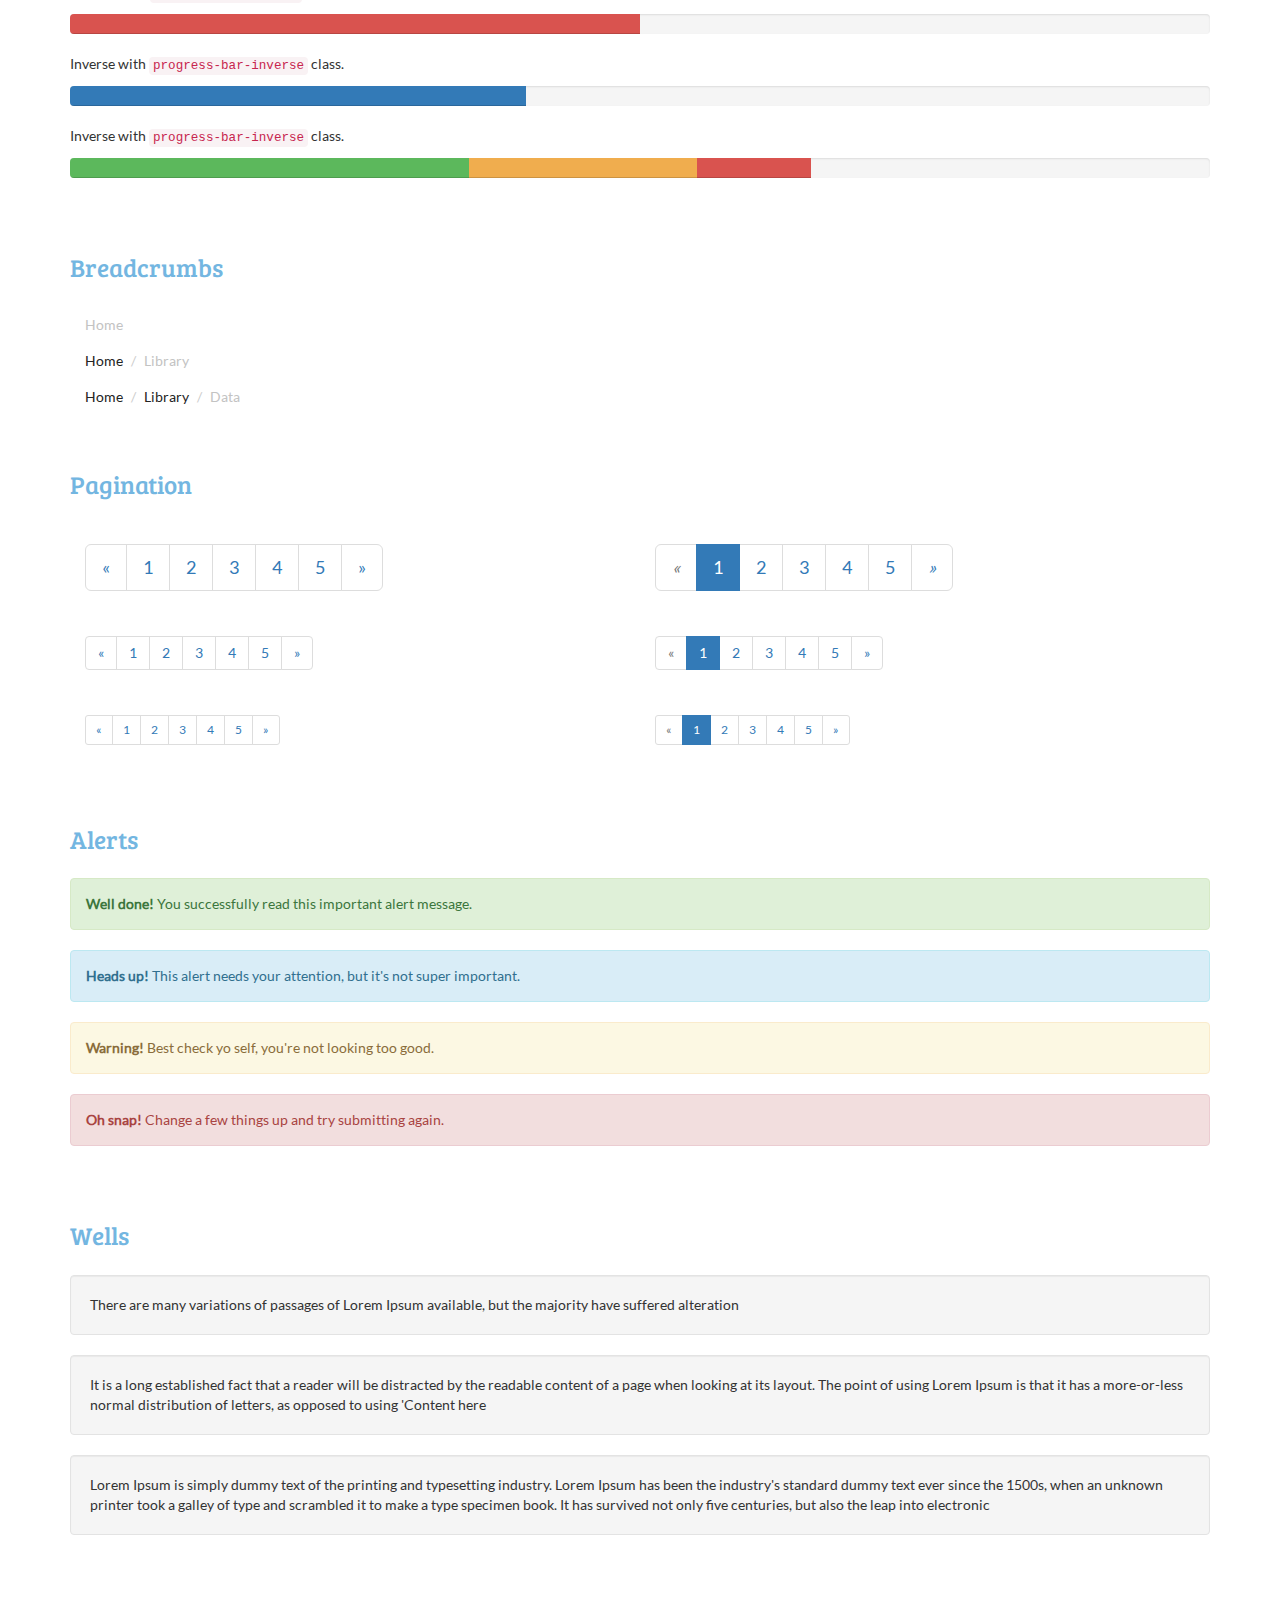
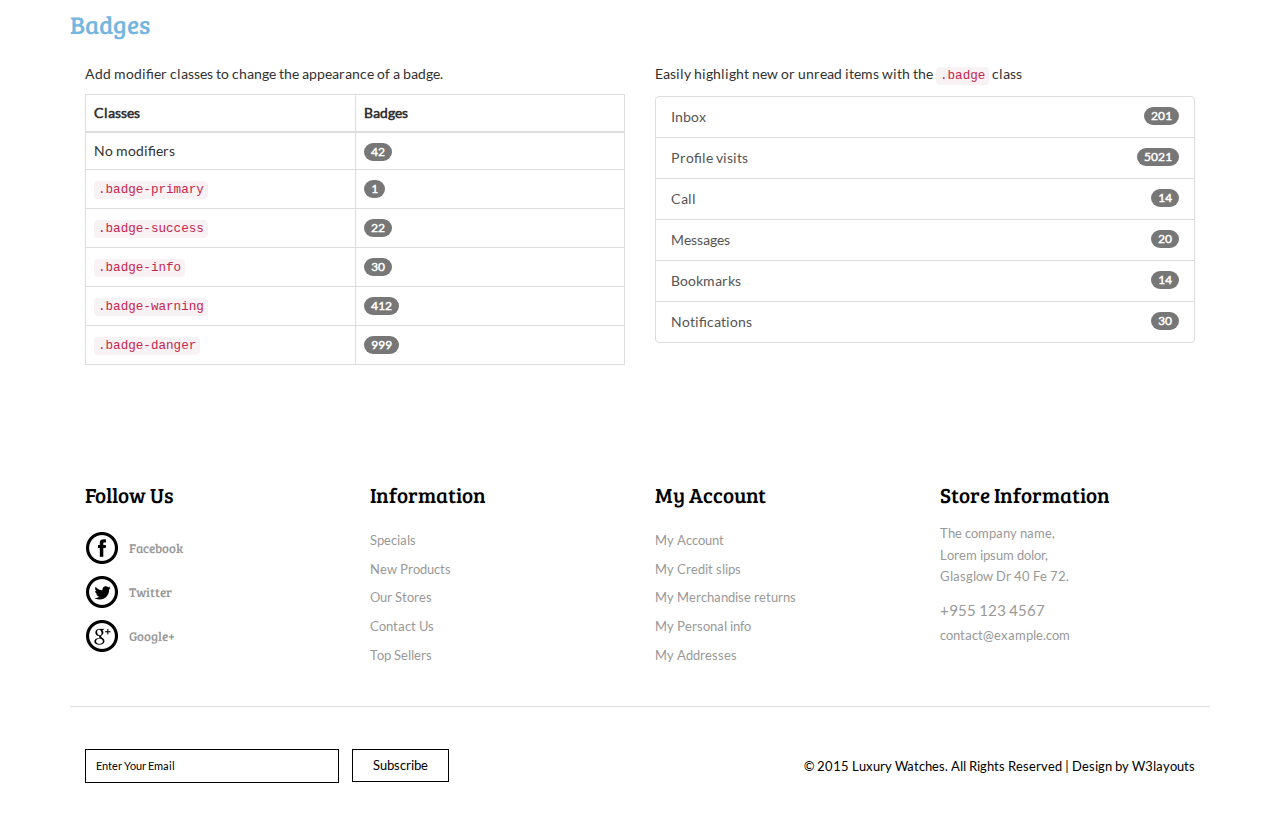
<file: Luxury Watch E-commerce Theme/typo.html>
<!--A Design by W3layouts 
Author: W3layout
Author URL: http://w3layouts.com
License: Creative Commons Attribution 3.0 Unported
License URL: http://creativecommons.org/licenses/by/3.0/
-->
<!DOCTYPE html>
<html>
<head>
<title>Luxury Watches A Ecommerce Category Flat Bootstarp Resposive Website Template | Typo :: w3layouts</title>
<link href="css/bootstrap.css" rel="stylesheet" type="text/css" media="all" />
<!--jQuery(necessary for Bootstrap's JavaScript plugins)-->
<script src="js/jquery-1.11.0.min.js"></script>
<!--Custom-Theme-files-->
<!--theme-style-->
<link href="css/style.css" rel="stylesheet" type="text/css" media="all" />	
<!--//theme-style-->
<meta name="viewport" content="width=device-width, initial-scale=1">
<meta http-equiv="Content-Type" content="text/html; charset=utf-8" />
<meta name="keywords" content="Luxury Watches Responsive web template, Bootstrap Web Templates, Flat Web Templates, Andriod Compatible web template, 
Smartphone Compatible web template, free webdesigns for Nokia, Samsung, LG, SonyErricsson, Motorola web design" />
<script type="application/x-javascript"> addEventListener("load", function() { setTimeout(hideURLbar, 0); }, false); function hideURLbar(){ window.scrollTo(0,1); } </script>
<!--start-menu-->
<script src="js/simpleCart.min.js"> </script>
<link href="css/memenu.css" rel="stylesheet" type="text/css" media="all" />
<script type="text/javascript" src="js/memenu.js"></script>
<script>$(document).ready(function(){$(".memenu").memenu();});</script>	
<!--dropdown-->
<script src="js/jquery.easydropdown.js"></script>			
</head>
<body> 
	<!--top-header-->
	<div class="top-header">
		<div class="container">
			<div class="top-header-main">
				<div class="col-md-6 top-header-left">
					<div class="drop">
						<div class="box">
							<select tabindex="4" class="dropdown drop">
								<option value="" class="label">Dollar :</option>
								<option value="1">Dollar</option>
								<option value="2">Euro</option>
							</select>
						</div>
						<div class="box1">
							<select tabindex="4" class="dropdown">
								<option value="" class="label">English :</option>
								<option value="1">English</option>
								<option value="2">French</option>
								<option value="3">German</option>
							</select>
						</div>
						<div class="clearfix"></div>
					</div>
				</div>
				<div class="col-md-6 top-header-left">
					<div class="cart box_1">
						<a href="checkout.html">
							<div class="total">
								<span class="simpleCart_total"></span></div>
								<img src="images/cart-1.png" alt="" />
						</a>
						<p><a href="javascript:;" class="simpleCart_empty">Empty Cart</a></p>
						<div class="clearfix"> </div>
					</div>
				</div>
				<div class="clearfix"></div>
			</div>
		</div>
	</div>
	<!--top-header-->
	<!--start-logo-->
	<div class="logo">
		<a href="index.html"><h1>Luxury Watches</h1></a>
	</div>
	<!--start-logo-->
	<!--bottom-header-->
	<div class="header-bottom">
		<div class="container">
			<div class="header">
				<div class="col-md-9 header-left">
				<div class="top-nav">
					<ul class="memenu skyblue"><li class="active"><a href="index.html">Home</a></li>
						<li class="grid"><a href="#">Men</a>
							<div class="mepanel">
								<div class="row">
									<div class="col1 me-one">
										<h4>Shop</h4>
										<ul>
											<li><a href="products.html">New Arrivals</a></li>
											<li><a href="products.html">Blazers</a></li>
											<li><a href="products.html">Swem Wear</a></li>
											<li><a href="products.html">Accessories</a></li>
											<li><a href="products.html">Handbags</a></li>
											<li><a href="products.html">T-Shirts</a></li>
											<li><a href="products.html">Watches</a></li>
											<li><a href="products.html">My Shopping Bag</a></li>
										</ul>
									</div>
									<div class="col1 me-one">
										<h4>Style Zone</h4>
										<ul>
											<li><a href="products.html">Shoes</a></li>
											<li><a href="products.html">Watches</a></li>
											<li><a href="products.html">Brands</a></li>
											<li><a href="products.html">Coats</a></li>
											<li><a href="products.html">Accessories</a></li>
											<li><a href="products.html">Trousers</a></li>
										</ul>	
									</div>
									<div class="col1 me-one">
										<h4>Popular Brands</h4>
										<ul>
											<li><a href="products.html">499 Store</a></li>
											<li><a href="products.html">Fastrack</a></li>
											<li><a href="products.html">Casio</a></li>
											<li><a href="products.html">Fossil</a></li>
											<li><a href="products.html">Maxima</a></li>
											<li><a href="products.html">Timex</a></li>
											<li><a href="products.html">TomTom</a></li>
											<li><a href="products.html">Titan</a></li>
										</ul>		
									</div>
								</div>
							</div>
						</li>
						<li class="grid"><a href="#">Women</a>
							<div class="mepanel">
								<div class="row">
									<div class="col1 me-one">
										<h4>Shop</h4>
										<ul>
											<li><a href="products.html">New Arrivals</a></li>
											<li><a href="products.html">Blazers</a></li>
											<li><a href="products.html">Swem Wear</a></li>
											<li><a href="products.html">Accessories</a></li>
											<li><a href="products.html">Handbags</a></li>
											<li><a href="products.html">T-Shirts</a></li>
											<li><a href="products.html">Watches</a></li>
											<li><a href="products.html">My Shopping Bag</a></li>
										</ul>
									</div>
									<div class="col1 me-one">
										<h4>Style Zone</h4>
										<ul>
											<li><a href="products.html">Shoes</a></li>
											<li><a href="products.html">Watches</a></li>
											<li><a href="products.html">Brands</a></li>
											<li><a href="products.html">Coats</a></li>
											<li><a href="products.html">Accessories</a></li>
											<li><a href="products.html">Trousers</a></li>
										</ul>
									</div>
									<div class="col1 me-one">
										<h4>Popular Brands</h4>
										<ul>
											<li><a href="products.html">499 Store</a></li>
											<li><a href="products.html">Fastrack</a></li>
											<li><a href="products.html">Casio</a></li>
											<li><a href="products.html">Fossil</a></li>
											<li><a href="products.html">Maxima</a></li>
											<li><a href="products.html">Timex</a></li>
											<li><a href="products.html">TomTom</a></li>
											<li><a href="products.html">Titan</a></li>
										</ul>	
									</div>
								</div>
							</div>
						</li>
						<li class="grid"><a href="#">Kids</a>
							<div class="mepanel">
								<div class="row">
									<div class="col1 me-one">
										<h4>Shop</h4>
										<ul>
											<li><a href="products.html">New Arrivals</a></li>
											<li><a href="products.html">Blazers</a></li>
											<li><a href="products.html">Swem Wear</a></li>
											<li><a href="products.html">Accessories</a></li>
											<li><a href="products.html">Handbags</a></li>
											<li><a href="products.html">T-Shirts</a></li>
											<li><a href="products.html">Watches</a></li>
											<li><a href="products.html">My Shopping Bag</a></li>
										</ul>
									</div>
									<div class="col1 me-one">
										<h4>Style Zone</h4>
										<ul>
											<li><a href="products.html">Shoes</a></li>
											<li><a href="products.html">Watches</a></li>
											<li><a href="products.html">Brands</a></li>
											<li><a href="products.html">Coats</a></li>
											<li><a href="products.html">Accessories</a></li>
											<li><a href="products.html">Trousers</a></li>
										</ul>	
									</div>
									<div class="col1 me-one">
										<h4>Popular Brands</h4>
										<ul>
											<li><a href="products.html">499 Store</a></li>
											<li><a href="products.html">Fastrack</a></li>
											<li><a href="products.html">Casio</a></li>
											<li><a href="products.html">Fossil</a></li>
											<li><a href="products.html">Maxima</a></li>
											<li><a href="products.html">Timex</a></li>
											<li><a href="products.html">TomTom</a></li>
											<li><a href="products.html">Titan</a></li>
										</ul>	
									</div>
								</div>
							</div>
						</li>
						<li class="grid"><a href="typo.html">Blog</a>
						</li>
						<li class="grid"><a href="contact.html">Contact</a>
						</li>
					</ul>
				</div>
				<div class="clearfix"> </div>
			</div>
			<div class="col-md-3 header-right"> 
				<div class="search-bar">
					<input type="text" value="Search" onfocus="this.value = '';" onblur="if (this.value == '') {this.value = 'Search';}">
					<input type="submit" value="">
				</div>
			</div>
			<div class="clearfix"> </div>
			</div>
		</div>
	</div>
	<!--bottom-header-->
	<!--start-breadcrumbs-->
	<div class="breadcrumbs">
		<div class="container">
			<div class="breadcrumbs-main">
				<ol class="breadcrumb">
					<li><a href="index.html">Home</a></li>
					<li class="active">Blog</li>
				</ol>
			</div>
		</div>
	</div>
	<!--end-breadcrumbs-->
	<!--typo-starts-->
	<div class="pages" id="pages">
		<div class="container">
			<div class="typo-top heading">
				<h2>TYPOGRAPHY</h2>
			</div>
			<div class="typo-bottom">
			<div class="headdings">
				<h3 class="ghj">Headings</h3>
					<div class="bs-example">
						<table class="table">
						  <tbody>
							<tr>
							  <td><h1 class="head" id="h1.-bootstrap-heading">h1. Bootstrap heading<a class="anchorjs-link" href="#h1.-bootstrap-heading"><span class="anchorjs-icon"></span></a></h1></td>
							  <td class="type-info">Semibold 36px</td>
							</tr>
							<tr>
							  <td><h2 class="head" id="h2.-bootstrap-heading">h2. Bootstrap heading<a class="anchorjs-link" href="#h2.-bootstrap-heading"><span class="anchorjs-icon"></span></a></h2></td>
							  <td class="type-info">Semibold 30px</td>
							</tr>
							<tr>
							  <td><h3 class="head" id="h3.-bootstrap-heading">h3. Bootstrap heading<a class="anchorjs-link" href="#h3.-bootstrap-heading"><span class="anchorjs-icon"></span></a></h3></td>
							  <td class="type-info">Semibold 24px</td>
							</tr>
							<tr>
							  <td><h4 class="head" id="h4.-bootstrap-heading">h4. Bootstrap heading<a class="anchorjs-link" href="#h4.-bootstrap-heading"><span class="anchorjs-icon"></span></a></h4></td>
							  <td class="type-info">Semibold 18px</td>
							</tr>
							<tr>
							  <td><h5 class="head" id="h5.-bootstrap-heading">h5. Bootstrap heading<a class="anchorjs-link" href="#h5.-bootstrap-heading"><span class="anchorjs-icon"></span></a></h5></td>
							  <td class="type-info">Semibold 14px</td>
							</tr>
							<tr>
							  <td><h6 class="head">h6. Bootstrap heading</h6></td>
							  <td class="type-info">Semibold 12px</td>
							</tr>
						  </tbody>
						</table>
					</div>
			</div>
			<div class="Buttons">
				<h3 class="ghj">Buttons</h3>
				  <h1 class="b1">
					<a href="#"><span class="label label-default">Default</span></a>
					<a href="#"><span class="label label-primary">Primary</span></a>
					<a href="#"><span class="label label-success">Success</span></a>
					<a href="#"><span class="label label-info">Info</span></a>
					<a href="#"><span class="label label-warning">Warning</span></a>
					<a href="#"><span class="label label-danger">Danger</span></a>
				  </h1>
				  <h2 class="b2">
					<a href="#"><span class="label label-default">Default</span></a>
					<a href="#"><span class="label label-primary">Primary</span></a>
					<a href="#"><span class="label label-success">Success</span></a>
					<a href="#"><span class="label label-info">Info</span></a>
					<a href="#"><span class="label label-warning">Warning</span></a>
					<a href="#"><span class="label label-danger">Danger</span></a>
				  </h2>
				  <h3 class="b3">
					<a href="#"><span class="label label-default">Default</span></a>
					<a href="#"><span class="label label-primary">Primary</span></a>
					<a href="#"><span class="label label-success">Success</span></a>
					<a href="#"><span class="label label-info">Info</span></a>
					<a href="#"><span class="label label-warning">Warning</span></a>
					<a href="#"><span class="label label-danger">Danger</span></a>
				  </h3>
				  <h4 class="b4">
					<a href="#"><span class="label label-default">Default</span></a>
					<a href="#"><span class="label label-primary">Primary</span></a>
					<a href="#"><span class="label label-success">Success</span></a>
					<a href="#"><span class="label label-info">Info</span></a>
					<a href="#"><span class="label label-warning">Warning</span></a>
					<a href="#"><span class="label label-danger">Danger</span></a>
				  </h4>
				  <h5 class="b5">
					<a href="#"><span class="label label-default">Default</span></a>
					<a href="#"><span class="label label-primary">Primary</span></a>
					<a href="#"><span class="label label-success">Success</span></a>
					<a href="#"><span class="label label-info">Info</span></a>
					<a href="#"><span class="label label-warning">Warning</span></a>
					<a href="#"><span class="label label-danger">Danger</span></a>
				  </h5>
				  <h6 class="b6">
					<a href="#"><span class="label label-default">Default</span></a>
					<a href="#"><span class="label label-primary">Primary</span></a>
					<a href="#"><span class="label label-success">Success</span></a>
					<a href="#"><span class="label label-info">Info</span></a>
					<a href="#"><span class="label label-warning">Warning</span></a>
					<a href="#"><span class="label label-danger">Danger</span></a>
				  </h6>
		    </div>
		    <div class="progress-bars">
			 <h3 class="ghj">Progress Bars</h3>
				 <div class="tab-content">
					  <div class="tab-pane active" id="domprogress">
						  <div class="progress">    
							<div class="progress-bar progress-bar-primary" style="width: 20%"></div>
						  </div>
						  <p>Info with <code>progress-bar-info</code> class.</p>
						  <div class="progress">    
							<div class="progress-bar progress-bar-info" style="width: 60%"></div>
						  </div>
						  <p>Success with <code>progress-bar-success</code> class.</p>
						  <div class="progress">
							<div class="progress-bar progress-bar-success" style="width: 30%"></div>
						  </div>
						  <p>Warning with <code>progress-bar-warning</code> class.</p>
						  <div class="progress">
							<div class="progress-bar progress-bar-warning" style="width: 70%"></div>
						  </div>
						  <p>Danger with <code>progress-bar-danger</code> class.</p>
						  <div class="progress">
							<div class="progress-bar progress-bar-danger" style="width: 50%"></div>
						  </div>
						  <p>Inverse with <code>progress-bar-inverse</code> class.</p>
						  <div class="progress">
							<div class="progress-bar progress-bar-inverse" style="width: 40%"></div>
						  </div>
						   <p>Inverse with <code>progress-bar-inverse</code> class.</p>
						  <div class="progress">
							<div class="progress-bar progress-bar-success" style="width: 35%"><span class="sr-only">35% Complete (success)</span></div>
							<div class="progress-bar progress-bar-warning" style="width: 20%"><span class="sr-only">20% Complete (warning)</span></div>
							<div class="progress-bar progress-bar-danger" style="width: 10%"><span class="sr-only">10% Complete (danger)</span></div>
						  </div>
					</div>
			   </div>
		    </div>
			<div class="bread-crumbs">
				 <h3 class="ghj">Breadcrumbs</h3>
				   <ol class="breadcrumb">
				  <li class="active">Home</li>
				</ol>
				<ol class="breadcrumb">
				  <li><a href="#">Home</a></li>
				  <li class="active">Library</li>
				</ol>
				<ol class="breadcrumb">
				  <li><a href="#">Home</a></li>
				  <li><a href="#">Library</a></li>
				  <li class="active">Data</li>
				</ol>
		    </div>
			<div class="pagenatin">
				<h3 class="ghj">Pagination</h3>
					<div class="col-md-6">
					  <nav>
					  <ul class="pagination pagination-lg">
						<li><a href="#" aria-label="Previous"><span aria-hidden="true">«</span></a></li>
						<li><a href="#">1</a></li>
						<li><a href="#">2</a></li>
						<li><a href="#">3</a></li>
						<li><a href="#">4</a></li>
						<li><a href="#">5</a></li>
						<li><a href="#" aria-label="Next"><span aria-hidden="true">»</span></a></li>
					  </ul>
					  </nav>
					  <nav>
					  <ul class="pagination">
						<li><a href="#" aria-label="Previous"><span aria-hidden="true">«</span></a></li>
						<li><a href="#">1</a></li>
						<li><a href="#">2</a></li>
						<li><a href="#">3</a></li>
						<li><a href="#">4</a></li>
						<li><a href="#">5</a></li>
						<li><a href="#" aria-label="Next"><span aria-hidden="true">»</span></a></li>
					  </ul>
					  </nav>
					  <nav>
						<ul class="pagination pagination-sm">
							<li><a href="#" aria-label="Previous"><span aria-hidden="true">«</span></a></li>
							<li><a href="#">1</a></li>
							<li><a href="#">2</a></li>
							<li><a href="#">3</a></li>
							<li><a href="#">4</a></li>
							<li><a href="#">5</a></li>
							<li><a href="#" aria-label="Next"><span aria-hidden="true">»</span></a></li>
						</ul>
					  </nav>
					</div>
					<div class="col-md-6">
						<nav>
							<ul class="pagination pagination-lg">
									<li class="disabled"><a href="#"><i class="fa fa-angle-left">«</i></a></li>
									<li class="active"><a href="#">1</a></li>
									<li><a href="#">2</a></li>
									<li><a href="#">3</a></li>
									<li><a href="#">4</a></li>
									<li><a href="#">5</a></li>
									<li><a href="#"><i class="fa fa-angle-right">»</i></a></li>
							</ul>
						</nav>
						<nav>
						  <ul class="pagination">
							<li class="disabled"><a href="#" aria-label="Previous"><span aria-hidden="true">«</span></a></li>
							<li class="active"><a href="#">1 <span class="sr-only">(current)</span></a></li>
							<li><a href="#">2</a></li>
							<li><a href="#">3</a></li>
							<li><a href="#">4</a></li>
							<li><a href="#">5</a></li>
							<li><a href="#" aria-label="Next"><span aria-hidden="true">»</span></a></li>
						 </ul>
					    </nav>
					    <nav>
							 <ul class="pagination pagination-sm">
								<li class="disabled"><a href="#"><i class="fa fa-angle-left"></i>«</a></li>
								<li class="active"><a href="#">1</a></li>
								<li><a href="#">2</a></li>
								<li><a href="#">3</a></li>
								<li><a href="#">4</a></li>
								<li><a href="#">5</a></li>
								<li><a href="#"><i class="fa fa-angle-right"></i>»</a></li>
							</ul>
						</nav>
					</div>
					<div class="clearfix"> </div>
			</div>
			<div class="alerts">
			  <h3 class="ghj">Alerts</h3>
			   <div class="alert alert-success" role="alert">
					<strong>Well done!</strong> You successfully read this important alert message.
			   </div>
			   <div class="alert alert-info" role="alert">
					<strong>Heads up!</strong> This alert needs your attention, but it's not super important.
			   </div>
			   <div class="alert alert-warning" role="alert">
					<strong>Warning!</strong> Best check yo self, you're not looking too good.
			   </div>
			   <div class="alert alert-danger" role="alert">
					<strong>Oh snap!</strong> Change a few things up and try submitting again.
			   </div>
		    </div>
			<div class="distracted">
			  <h3 class="ghj">Wells</h3>
				   <div class="well">
					There are many variations of passages of Lorem Ipsum available, but the majority have suffered alteration
				   </div>
				   <div class="well">
					It is a long established fact that a reader will be distracted by the readable content of a page when looking at its layout. The point of using Lorem Ipsum is that it has a more-or-less normal distribution of letters, as opposed to using 'Content here
				   </div>
				   <div class="well">
					Lorem Ipsum is simply dummy text of the printing and typesetting industry. Lorem Ipsum has been the industry's standard dummy text ever since the 1500s, when an unknown printer took a galley of type and scrambled it to make a type specimen book. It has survived not only five centuries, but also the leap into electronic
				   </div>
		    </div>
		<div class="appearance">
			 <h3 class="ghj">Badges</h3>
				<div class="col-md-6">
					<p>Add modifier classes to change the appearance of a badge.</p>
					  <table class="table table-bordered">
						<thead>
							<tr>
								<th>Classes</th>
								<th>Badges</th>
							</tr>
						</thead>
						<tbody>
							<tr>
								<td>No modifiers</td>
								<td><span class="badge">42</span></td>
							</tr>
							<tr>
								<td><code>.badge-primary</code></td>
								<td><span class="badge badge-primary">1</span></td>
							</tr>
							<tr>
								<td><code>.badge-success</code></td>
								<td><span class="badge badge-success">22</span></td>
							</tr>
							<tr>
								<td><code>.badge-info</code></td>
								<td><span class="badge badge-info">30</span></td>
							</tr>
							<tr>
								<td><code>.badge-warning</code></td>
								<td><span class="badge badge-warning">412</span></td>
							</tr>
							<tr>
								<td><code>.badge-danger</code></td>
								<td><span class="badge badge-danger">999</span></td>
							</tr>
						</tbody>
					</table>                    
				</div>
				<div class="col-md-6">
				  <p>Easily highlight new or unread items with the <code>.badge</code> class</p>
					<div class="list-group list-group-alternate"> 
						<a href="#" class="list-group-item"><span class="badge">201</span> <i class="ti ti-email"></i> Inbox </a> 
						<a href="#" class="list-group-item"><span class="badge badge-primary">5021</span> <i class="ti ti-eye"></i> Profile visits </a> 
						<a href="#" class="list-group-item"><span class="badge">14</span> <i class="ti ti-headphone-alt"></i> Call </a> 
						<a href="#" class="list-group-item"><span class="badge">20</span> <i class="ti ti-comments"></i> Messages </a> 
						<a href="#" class="list-group-item"><span class="badge badge-warning">14</span> <i class="ti ti-bookmark"></i> Bookmarks </a> 
						<a href="#" class="list-group-item"><span class="badge badge-danger">30</span> <i class="ti ti-bell"></i> Notifications </a> 
					</div>
			    </div>
			   <div class="clearfix"> </div>
			</div>
			</div>
		</div>	
	</div>	
	<!--typo-ends-->
	<!--information-starts-->
	<div class="information">
		<div class="container">
			<div class="infor-top">
				<div class="col-md-3 infor-left">
					<h3>Follow Us</h3>
					<ul>
						<li><a href="#"><span class="fb"></span><h6>Facebook</h6></a></li>
						<li><a href="#"><span class="twit"></span><h6>Twitter</h6></a></li>
						<li><a href="#"><span class="google"></span><h6>Google+</h6></a></li>
					</ul>
				</div>
				<div class="col-md-3 infor-left">
					<h3>Information</h3>
					<ul>
						<li><a href="#"><p>Specials</p></a></li>
						<li><a href="#"><p>New Products</p></a></li>
						<li><a href="#"><p>Our Stores</p></a></li>
						<li><a href="contact.html"><p>Contact Us</p></a></li>
						<li><a href="#"><p>Top Sellers</p></a></li>
					</ul>
				</div>
				<div class="col-md-3 infor-left">
					<h3>My Account</h3>
					<ul>
						<li><a href="account.html"><p>My Account</p></a></li>
						<li><a href="#"><p>My Credit slips</p></a></li>
						<li><a href="#"><p>My Merchandise returns</p></a></li>
						<li><a href="#"><p>My Personal info</p></a></li>
						<li><a href="#"><p>My Addresses</p></a></li>
					</ul>
				</div>
				<div class="col-md-3 infor-left">
					<h3>Store Information</h3>
					<h4>The company name,
						<span>Lorem ipsum dolor,</span>
						Glasglow Dr 40 Fe 72.</h4>
					<h5>+955 123 4567</h5>	
					<p><a href="mailto:example@email.com">contact@example.com</a></p>
				</div>
				<div class="clearfix"></div>
			</div>
		</div>
	</div>
	<!--information-end-->
	<!--footer-starts-->
	<div class="footer">
		<div class="container">
			<div class="footer-top">
				<div class="col-md-6 footer-left">
					<form>
						<input type="text" value="Enter Your Email" onfocus="this.value = '';" onblur="if (this.value == '') {this.value = 'Enter Your Email';}">
						<input type="submit" value="Subscribe">
					</form>
				</div>
				<div class="col-md-6 footer-right">					
					<p>© 2015 Luxury Watches. All Rights Reserved | Design by  <a href="http://w3layouts.com/" target="_blank">W3layouts</a> </p>
				</div>
				<div class="clearfix"></div>
			</div>
		</div>
	</div>
	<!--footer-end-->	
</body>
</html>
</file>
<file: Luxury Watch E-commerce Theme/css/style.css>
/*--A Design by W3layouts 
Author: W3layout
Author URL: http://w3layouts.com
License: Creative Commons Attribution 3.0 Unported
License URL: http://creativecommons.org/licenses/by/3.0/
--*/
body{
	background:#fff;
	font-family: 'Lato-Regular';
}
body a{
	transition: 0.5s all;
	-webkit-transition: 0.5s all;
	-o-transition: 0.5s all;
	-moz-transition: 0.5s all;
	-ms-transition: 0.5s all;
}
@font-face {
    font-family: 'Lora-Regular';
    src:url(../fonts/Lora-Regular.ttf) format('truetype');
}
@font-face {
    font-family: 'Muli-Regular';
    src:url(../fonts/Muli-Regular.ttf) format('truetype');
}
@font-face {
    font-family: 'Lato-Regular';
    src:url(../fonts/Lato-Regular.ttf) format('truetype');
}
@font-face {
    font-family: 'BreeSerif-Regular';
    src:url(../fonts/BreeSerif-Regular.ttf) format('truetype');
}
/*--starts-logo--*/
.logo {
    text-align: center;
    padding: 25px 0 20px 0px;
    border-bottom: 1px solid #DEDEDE;
}
.logo a h1 {
    font-size: 32px;
    color: #000000;
    margin: 0;
    font-family: 'Lora-Regular';
    text-transform: uppercase;
	display: inline-block;
}
.logo a:hover{
	text-decoration:none;
}
/*--end-logo--*/
/*--starts-top-header--*/
.top-header {
    background: #000;
    padding: 10px 0px;
}
.search-bar input[type="text"] {
	width: 100%;
	padding: 8px 45px 8px 8px;
	border: 1px solid #F5F5F5;
	background: none;
	outline: none;
	-webkit-appearance: none;
	color: rgba(0, 0, 0, 0.74);
	font-size: 0.875em;
	font-family: 'Lato', sans-serif;
	position: relative;
}
.search-bar input[type="submit"] {
    background: url(../images/search.png)no-repeat 0px 0px;
    outline: none;
    -webkit-appearance: none;
    border: 0;
    display: inline-block;
    vertical-align: -webkit-baseline-middle;
    position: absolute;
    width: 18px;
    height: 18px;
    top: 9px;
    right: 10%;
}
.search-bar {
    width: 93%;
    float: right;
}
/*----*/
.itemContainer{
			width:100%;
			float:left;
		}

		.itemContainer div{
			float:left;
			margin: 5px 20px 5px 20px ;
		}

		.itemContainer a{
			text-decoration:none;
		}

		.cartHeaders{
			width:100%;
			float:left;
		}

		.cartHeaders div{
			float:left;
			margin: 5px 20px 5px 20px ;
		}
.item_add {
	color: #fff;
	border:none;
}	
.grid_1 img{
	margin-bottom:1em;
}
.box_1 {
	float: right;
}
.box_1 h3 {
	color: #702428 !important;
	font-size: 1em;
	font-weight: 700;
	margin: 0;
}
.drop {
    margin-top: 10px;
}
a.simpleCart_empty {
    color: rgba(255, 255, 255, 0.6);
    font-family: 'Lato', sans-serif;
    font-size: 11px;
}
span.simpleCart_total {
    font-size: 13px;
}
.box_1 p {
	margin: 0px 0 0px 8px;
}	
.total {
	display: inline-block;
	vertical-align: middle;
	color: #fff;
}
.cart box_1 a:hover{
	text-decoration:none;
}
.box_1 a img {
	margin: 3px 0 0 10px;
}
/*----*/
.box {
    float: left;
    width: 11%;
    margin-right: 10%;
}
.box1{
	float:left;
	width:20.5%;
}
.cssmenu ul{
	float:right;
	padding:0;
	margin:0;
	list-style:none;
}
.cssmenu ul li {
	display: inline-block;
}
.cssmenu ul li a {
	color:#fff;
	display: block;
	margin:10px;
	font-size: 0.8125em;
}
.cssmenu li> a:hover {
	color: #ACEAFA;
	text-decoration:none;
}
/* PREFIXED CSS */
.dropdown,
.dropdown div,
.dropdown li,
.dropdown div::after,
.dropdown .carat,
.dropdown .carat:after,
.dropdown .selected::after,
.dropdown:after{
	-webkit-transition: all 150ms ease-in-out;
	-moz-transition: all 150ms ease-in-out;
	-ms-transition: all 150ms ease-in-out;
	transition: all 150ms ease-in-out;
}
.dropdown .selected::after,
.dropdown .scrollable div::after{
	-webkit-pointer-events: none;
	-moz-pointer-events: none;
	-ms-pointer-events: none;
	pointer-events: none;
}
/* WRAPPER */
.dropdown{
	position: relative;
	width:75px;
	cursor: pointer;
	font-weight: 200;
	background: none;
	padding: 0;
	color: #fff;
	-webkit-user-select: none;
	-moz-user-select: none;
	user-select: none;
}
.dropdown.open{
	z-index: 2;
}
.dropdown:hover,
.dropdown.focus{
	/*--background:#F7F7F7;--*/
}
/* CARAT */
.dropdown .carat,
.dropdown .carat:after{
	position: absolute;
	right:0px;
	top: 50%;
	margin-top:0px;
	border: 4px solid transparent;
	border-top: 4px solid #fff;
	z-index: 1;
	-webkit-transform-origin: 50% 20%;
	-moz-transform-origin: 50% 20%;
	-ms-transform-origin: 50% 20%;
	transform-origin: 50% 20%;
}
.dropdown:hover .carat:after{
	border-top-color: #73B6E1;
}
.dropdown.focus .carat{
	border-top-color: #73B6E1;
}
.dropdown.focus .carat:after{
	border-top-color: #73B6E1;
}
.dropdown.open .carat{
	-webkit-transform: rotate(180deg);
	-moz-transform: rotate(180deg);
	-ms-transform: rotate(180deg);
	transform: rotate(180deg);
}
/* OLD SELECT (HIDDEN) */
.dropdown .old{
	position: absolute;
	left: 0;
	top: 0;
	height: 0;
	width: 0;
	overflow: hidden;
}
.dropdown select{
	position: absolute;
	left: 0px;
	top: 0px;
}
.dropdown.touch select{
	left: 0;
	top: 0;
	width: 100%;
	height: 100%;
	opacity: 0;
}
/* SELECTED FEEDBACK ITEM */ 
.dropdown .selected, .dropdown li {
    color: #000;
}
.dropdown .selected, .dropdown li {
    display: block;
    font-size: 12px;
    overflow: hidden;
    white-space: nowrap;
    text-transform: uppercase;
    font-weight: 400;
    color: #fff;
}
 .dropdown li {
    color: #fff;
}
.dropdown .selected::after{
	content: '';
	position: absolute;
	right: 0;
	top: 0;
	bottom: 0;
	width: 60px;
}
/* DROP DOWN WRAPPER */
.dropdown div{
	position: absolute;
	height: 0;
	left: 13px;
	right: 0;
	top: 36px;
	background: #73B6E1;
	overflow: hidden;
	opacity: 0;
	color: #fff;
	width: 90px;
}
.dropdown:hover div{
	background:#4CB1CA;
}
/* Height is adjusted by JS on open */
.dropdown.open div{
	opacity: 1;
	z-index: 2;
}
/* FADE OVERLAY FOR SCROLLING LISTS */
.dropdown.scrollable div::after{
	content: '';
	position: absolute;
	left: 0;
	right: 0;
	bottom: 0;
	height: 50px;
}
.dropdown.scrollable.bottom div::after{
	opacity: 0;
}
/* DROP DOWN LIST */
.dropdown ul{
	position: absolute;
	left: 0;
	top: 0;
	height: 100%;
	width: 100%;
	list-style: none;
	overflow: hidden;
	padding:0;
	background:#000;
}
.dropdown.scrollable.open ul{
	overflow-y: auto;
}
/* DROP DOWN LIST ITEMS */
.dropdown li{
	list-style: none;
	padding:8px;
	border-bottom: 1px solid #73B6E1;
}
.dropdown li:last-child {
    border-bottom: 0;
}
/* .focus class is also added on hover */
.dropdown li.focus{
	background:#73B6E1;
	position: relative;
	z-index: 3;
	color: #fff;
}
.dropdown li.active{
	background:#73B6E1;
	color: #fff;
}
.header-bottom {
    padding: 18px 0px;
}
/*--end-bottom-header--*/
/*--banner-Part-starts-Here --*/
/*--banner-starts--*/
/*------------------ Slider Part starts Here----------*/
.callbacks_container {
  position: relative;
  float: left;
  width: 100%;
}
.callbacks {
  position: relative;
  list-style: none;
  overflow: hidden;
  width: 100%;
  padding: 0;
  margin: 0;
}
.callbacks li {
  position: absolute;
  width: 100%;
  left: 0;
  top: 0;
}
.callbacks_nav {
  	position: absolute;
  	-webkit-tap-highlight-color: rgba(0,0,0,0);
	top: 95.8%;
	left: 80%;
  	opacity: 0.7;
  	z-index: 3;
  	text-indent: -9999px;
  	overflow: hidden;
  	text-decoration: none;
  	height: 30px;
  	width: 30px;
  	background: transparent url("../images/arrow.png") no-repeat left top;
	display: none;
}
.callbacks_nav:active {
  	opacity: 1.0;
}
.callbacks_nav.next {
	left: auto;
	background-position: right top;
	right: 16.4%;
}
.rslides {
  position: relative;
  list-style: none;
  overflow: hidden;
  width: 100%;
  padding: 0;
  margin: 0;
}
.rslides li {
  -webkit-backface-visibility: hidden;
  position: absolute;
  display: none;
  width: 100%;
  left: 0;
  top: 0;
}
.rslides img {
  height: auto;
  display: block;
  float: left;
  width: 100%;
  border: 0;
}
.callbacks_tabs {
	list-style: none;
	position: absolute;
	top: 101%;
	z-index: 999;
	left: 0%;
	width: 100%;
	text-align: center;
	margin: 0;
	display: block;
	padding: 0;
}
.callbacks_tabs li{
	display:inline-block;
}
@media screen and (max-width: 600px) {
  .callbacks_nav {
    top: 47%;
    }
}
/*----*/
.callbacks_tabs a{
 visibility: hidden;
}
.callbacks_tabs a:after {
	content: "\f111";
	font-size: 0;
	font-family: FontAwesome;
	visibility: visible;
	display: block;
	height: 12px;
	width: 12px;
	display: inline-block;
	border:none;
	background:#000;
}
.callbacks_here a:after{
	background:rgba(6, 107, 195, 0.85);
}
ul.callbacks_tabs.callbacks2_tabs {
	display: block;
}
/*--Slider-Part-Ends-Here--*/	
/*--banner-Part-Ends-Here --*/
/*--about-starts--*/
.about {
    padding: 5em 0px 4em 0px;
}
.about-left img{
	width:100%;
}
.about-left figure {
	position: relative;
	float: left;
	overflow: hidden;
	text-align: center;
	cursor: pointer;
	width:100%;
}
.about-left figure img {
	position: relative;
	display: block;
}
.features-grids figure figcaption {
	padding: 2em;
	color: #fff;
	font-size: 1.25em;
	-webkit-backface-visibility: hidden;
	-moz-backface-visibility: hidden;
	-o-backface-visibility: hidden;
	-ms-backface-visibility: hidden;
	backface-visibility: hidden;
}
.about-left figure figcaption::before,
.fcol1 figure figcaption::after {
	pointer-events: none;
}
.about-left figure figcaption{
	position: absolute;
	top: 0;
	left: 0;
	width: 100%;
	height: 100%;
}
figure.effect-bubba {
	background: rgba(6, 107, 195, 0.85);
}
figure.effect-bubba:hover img {
	opacity: 0.3;
}
figure.effect-bubba figcaption::before,
figure.effect-bubba figcaption::after {
	position: absolute;
	top: 30px;
	right: 30px;
	bottom: 30px;
	left: 30px;
	content: '';
	opacity: 0;
	-webkit-transition: opacity 0.35s,-webkit-transform 0.35s;	
	-moz-transition: opacity 0.35s, -moz-transform 0.35s;
	-o-transition: opacity 0.35s, -o-transform 0.35s;
	-ms-transition: opacity 0.35s, -ms-transform 0.35s;
	transition: opacity 0.35s, transform 0.35s;
}
figure.effect-bubba figcaption::before {
	border-top: 1px solid #fff;
	border-bottom: 1px solid #fff;
	-webkit-transform: scale(0,1);
	-moz-transform: scale(0,1); 
	-o-transform: scale(0,1);
	-ms-transform: scale(0,1);
	transform: scale(0,1);
}
figure.effect-bubba figcaption::after {
	border-right: 1px solid #fff;
	border-left: 1px solid #fff;
	-webkit-transform: scale(1,0);
	-moz-transform: scale(1,0);
	-o-transform: scale(1,0);
	-ms-transform: scale(1,0);
	transform: scale(1,0);
}
figure.effect-bubba h4,figure.effect-bubba h2 {
	padding-top: 22%;
	-webkit-transition: transform 0.35s;
	-moz-transition: transform 0.35s;
	-o-transition: -o-transform 0.35s;
	-ms-transition: -ms-transform 0.35s;
	transition: transform 0.35s;
	-webkit-transform: translate3d(0,-20px,0);
	-moz-transform: translate3d(0,-20px,0);
	-o-transform: translate3d(0,-20px,0);
	-ms-transform: translate3d(0,-20px,0);
	transform: translate3d(0,-20px,0);
	opacity:0;
	color:#fff;
	font-size: 1.8em;
    font-family: 'BreeSerif-Regular';
}
figure.effect-bubba h4.gal {
	padding-top: 21%;
}
figure.effect-bubba p {
	padding: 0px 3.5em;
	opacity: 0;
	-webkit-transition: opacity 0.35s, -webkit-transform 0.35s;
	-moz-transition: opacity 0.35s, -moz-transform 0.35s;
	-o-transition: opacity 0.35s, -o-transform 0.35s;
	-ms-transition: opacity 0.35s, -ms-transform 0.35s;
	transition: opacity 0.35s, transform 0.35s;
	-webkit-transform: translate3d(0,20px,0);
	-moz-transform: translate3d(0,20px,0);
	-o-transform: translate3d(0,20px,0);
	-ms-transform: translate3d(0,20px,0);
	transform: translate3d(0,20px,0);
	color:#fff;
	font-size: 1em;
	font-family: 'Lato-Regular';
}
figure.effect-bubba:hover figcaption::before,
figure.effect-bubba:hover figcaption::after {
	opacity: 1;
	-webkit-transform: scale(1);
	-moz-transform: scale(1);
	-o-transform: scale(1);
	-ms-transform: scale(1);
	transform: scale(1);
}
figure.effect-bubba:hover h4,
figure.effect-bubba:hover p,figure.effect-bubba:hover h2 {
	opacity: 1;
	-webkit-transform: translate3d(0,0,0);
	-moz-transform: translate3d(0,0,0);
	-o-transform: translate3d(0,0,0);
	-ms-transform: translate3d(0,0,0);
	transform: translate3d(0,0,0);
}
/*--about-end--*/
/*--product-starts--*/
.product-left {
    text-align: center;

}
.product-main {
    padding: 1em 0px 2.7em 0px;
    border:1px solid #ECEAEA;
}
.product {
    padding: 3em 0px 6em 0px;
}
.product-bottom h3 {
    font-size: 16px;
    color: #000;
    margin: 0;
    text-transform: uppercase;
	font-family: 'BreeSerif-Regular';
}
.product-bottom h4 span{
    font-size: 17px;
    color: #000;
    margin: 5px 0 0 0;
    font-family: 'BreeSerif-Regular';
}
.product-bottom h4 i {
    background: url(../images/cart-2.png) no-repeat;
    width: 20px;
    height: 15px;
    display: inline-block;
    margin-right: 4px;
    vertical-align: middle;
}
.product-left:hover .product-bottom h4 i{
	background: url(../images/cart-3.png) no-repeat;
}
.product-bottom {
    text-align: left;
    margin-top: 20px;
    padding-left: 30px;
}
.product-bottom p {
	font-size: 12px;
    color: #999;
    margin: 5px 0 0 0;
    text-transform: uppercase;
}
.product-one:nth-child(2){
	margin-top:30px;
}
img.zoom-img {
    -webkit-transform: scale(1, 1);
    -webkit-transition-timing-function: ease-out;
    -webkit-transition-duration: 250ms;
    -moz-transform: scale(1, 1);
    -moz-transition-timing-function: ease-out;
    -moz-transition-duration: 250ms;
	margin: 0 auto;
}
.product-left:hover img.zoom-img{
    -webkit-transform: scale(1.05);
    -webkit-transition-timing-function: ease-out;
    -webkit-transition-duration: 700ms;
    -moz-transform: scale(1.05);
    -moz-transition-timing-function: ease-out;
    -moz-transition-duration: 700ms;
    overflow: hidden;
	cursor:pointer;
}
a.mask {
    text-decoration: none;
    overflow: hidden;
    display: block;
    padding: 12px 0px;
}
.product-left:hover .product-bottom h3{
	color:#73B6E1;
	transition: 0.5s all ease;
    -webkit-transition: 0.5s all ease;
    -moz-transition: 0.5s all ease;
    -o-transition: 0.5s all ease;
    -ms-transition: 0.5s all ease;
}
.product-left:hover .product-bottom h4 span{
	color:#73B6E1;
	transition: 0.5s all ease;
    -webkit-transition: 0.5s all ease;
    -moz-transition: 0.5s all ease;
    -o-transition: 0.5s all ease;
    -ms-transition: 0.5s all ease;
}
.product-left:hover .product-main{
	border:1px solid #73B6E1;
	transition: 0.5s all ease;
    -webkit-transition: 0.5s all ease;
    -moz-transition: 0.5s all ease;
    -o-transition: 0.5s all ease;
    -ms-transition: 0.5s all ease;
}
.product-left:hover .srch{
	display:block;
}
.srch {
    display: none;
    position: absolute;
    top: 18%;
    left: 16px;
}
.srch span {
    background: #73B6E1;
    color: #fff;
    font-size: 15px;
    font-weight: 400;
    padding: 10px 25px;
}
/*--product-end--*/
/*--information-starts--*/
.infor-left h3 {
    font-size: 1.5em;
    color: #000;
    margin: 0 0 0 0;
    font-family: 'BreeSerif-Regular';
}
.infor-left ul li a span {
    background: url(../images/s-icons.png) no-repeat;
    width: 34px;
    height: 34px;
    display: inline-block;
    vertical-align: middle;
}
.infor-left ul li a span:hover {
	transition: .5s all;
    -webkit-transition: .5s all;
    -o-transition: .5s all;
    -ms-transition: .5s all;
    -moz-transition: .5s all;
    transform: rotatey(360deg);
    -webkit-transform: rotatey(360deg);
    -moz-transform: rotatey(360deg);
    -o-transform: rotatey(360deg);
    -ms-transform: rotatey(360deg);
}
.infor-left ul li a span.fb{
	background-position:0px 0px;
}
.infor-left ul li a span.twit{
	background-position:-34px 0px;
}
.infor-left ul li a span.google{
	background-position:-68px 0px;
}
.infor-left ul {
    padding: 0;
    margin: 25px 0 0 0;
}
.infor-left ul li{
	display:block;
	list-style:none;
	margin-top:10px;
}
.infor-left ul li:nth-child(1){
	margin-top:0;
}
.infor-left ul li a h6 {
    color: #999;
    font-size: 13px;
    font-family: 'BreeSerif-Regular';
    margin: 0 0 0 10px;
    display: inline-block;
    vertical-align: middle;
}
.infor-left ul li a h6:hover{
	color:#73B6E1;
}
.infor-left ul li a p {
    color: #999;
    font-size: 13px;
    margin: 0;
}
.infor-left ul li a p:hover{
	color:#73B6E1;
}
.infor-left ul li a:hover{
	text-decoration:none;
}
.infor-left h4 {
    color: #999;
    font-size: 13px;
    margin: 20px 0 0 0;
}
.infor-left h4 span {
    display: block;
    margin: 7px 0;
}
.infor-left h5 {
    font-size: 15px;
    color: #999;
    margin: 19px 0 0 0;
}
.infor-left p a {
    font-size: 13px;
    color: #999;
}
.infor-left p a:hover{
	color: #73B6E1;
	text-decoration:none;
}
.infor-left p {
    margin: 6px 0 0 0;
}
.infor-top {
    border-bottom: 1px solid #DEDEDE;
    padding-bottom: 3em;
}
/*--information-end--*/
/*--footer-starts--*/
.footer-left p{
	color:#000;
	font-size:15px;
}
.footer-left p a{
	color:#000;
}
.footer-left input[type="text"] {
    width: 47%;
    margin-right: 10px;
    color: #000;
    font-size: 11px;
    background: none;
    padding: 8px 10px;
    outline: none;
    border: none;
    border: 1px solid #000;
}
.footer-left input[type=submit] {
    color: #000;
    padding: 6px 20px;
    font-size: 13px;
    cursor: pointer;
    border: 1px solid #000;
    background: none;
    outline: none;
}
.footer-left input[type=submit]:hover{
    background: #73B6E1;
	color:#fff;
	border: 1px solid #73B6E1;
	transition: 0.5s all;
	-webkit-transition: 0.5s all;
	-o-transition: 0.5s all;
	-moz-transition: 0.5s all;
	-ms-transition: 0.5s all;
}
.footer{
	padding:3em 0px;
}
.footer-right {
    text-align: right;
}
.footer-right p {
    margin: 8px 0 0 0;
    font-size: 13px;
    color: #000;
}
.footer-right p a{
	color: #000;
}
.footer-right p a:hover{
	color: #73B6E1;
	text-decoration:none;
}
/*--footer-end--*/
/*--product-page-starts--*/
.prdt{
	padding:6em 0px;
}
.w_sidebar{
	border: 1px solid #EBEBEB;
}
.w_nav2{
	padding: 20px;
}
.w_nav2  li{
	line-height: 1.5em;
	display: inline-block;
}
.w_nav2 li a{
	display: block;
	padding: 14px;
}
.w_nav2 li a.color1{
	background:	#0AA5E2;
}
.w_nav2 li a.color2{
	background:	#40E0D0;
}
.w_nav2 li a.color3{
	background:	#B03060;
}
.w_nav2 li a.color4{
	background:	#000080;
}
.w_nav2 li a.color5{
	background:	#E60D41;
}
.w_nav2 li a.color6{
	background:	#45BF55;
}
.w_nav2 li a.color7{
	background:	#FF7F00;
}
.w_nav2 li a.color8{
	background:	#8B4513;
}
.w_nav2 li a.color9{
	background:	#FFD700;
}
.w_nav2 li a.color10{
	background:	#9FA8AB;
}
.w_nav2 li a.color11{
	background:	#C0C0C0;
}
.w_nav2 li a.color12{
	background:	#0AA5E2;
}
.w_nav2 li a.color13{
	background:	#FFCBDB;
}
.w_nav2 li a.color14{
	background:	#B87333;
}
.w_nav2 li a.color15{
	background:	#BFB540;
}
.sky-form .label {
	display: block;
	margin-bottom: 6px;
	line-height: 19px;
}
.w_sidebar h3{
	padding:0 20px 10px;
	font-size: 1em;
	color: #555555;
	text-transform:uppercase;
}
/* radios and checkboxes */
.sky-form {
	margin-top: -10px;
}
.row1 {
    outline: none;
    padding: 20px;
    overflow: auto;
    height: 155px;
}
.row2 {
	height: 175px;
}
.sky-form.col.col-4 ul {
	padding: 0;
	list-style: none;
}
.sky-form h4{
	margin-top: 10px;
	background: #ECECEC;
	padding: 15px 20px;
	color: #000;
	text-transform: uppercase;
	margin-bottom: 0;
	font-size:16px;
	font-family: 'Lora-Regular';
}
.sky-form section {
	margin-bottom: 20px;
}
.sky-form .label {
	display: block;
	margin-bottom: 6px;
	line-height: 19px;
}
.sky-form .label.col {
	margin: 0;
	padding-top: 10px;
}
.sky-form .input,
.sky-form .select,
.sky-form .textarea,
.sky-form .radio,
.sky-form .checkbox,
.sky-form .toggle,
.sky-form .button {
	position: relative;
	display: block;
}
/* selects */
.sky-form .select i {
	position: absolute;
	top: 14px;
	right: 14px;
	width: 1px;
	height: 11px;
	background: #fff;
	box-shadow: 0 0 0 12px #fff;
}
.sky-form .select i:after,
.sky-form .select i:before {
	content: '';
	position: absolute;
	right: 0;
	border-right: 4px solid transparent;
	border-left: 4px solid transparent;
}
.sky-form .select i:after {
	bottom: 0;
	border-top: 4px solid #404040;
}
.sky-form .select i:before {
	top: 0;
	border-bottom: 4px solid #404040;
}
.sky-form .select-multiple select {
	height: auto;
}
/* radios and checkboxes */
.sky-form .radio,.sky-form .checkbox {
	outline:none;
	border:none;
	margin-bottom: 4px;
	padding-left: 27px;
	font-size: 13px;
	line-height: 27px;
	color: #555555;
	cursor: pointer;
	text-transform: capitalize;
	font-weight: normal;
	margin-top: 0;
}
.sky-form .radio{
	text-transform: none;
}
.sky-form .radio:last-child,
.sky-form .checkbox:last-child {
	margin-bottom: 0;
}
.sky-form .radio input,
.sky-form .checkbox input {
	position: absolute;
	left: -9999px;
}
.sky-form .radio i,
.sky-form .checkbox i {
	position: absolute;
	top: 5px;
	left: 0;
	display: block;
	width: 17px;
	height: 17px;
	outline: none;
	border-width: 2px;
	border-style: solid;
	background: #fff;
}
.sky-form .radio i {
	border-radius: 50%;
}
.sky-form .radio input + i:after,
.sky-form .checkbox input + i:after {
	position: absolute;
	opacity: 0;
	transition: opacity 0.1s;
	-o-transition: opacity 0.1s;
	-ms-transition: opacity 0.1s;
	-moz-transition: opacity 0.1s;
	-webkit-transition: opacity 0.1s;
}
.sky-form .radio input + i:after {
	content: '';
	top: 4px;
	left: 4px;
	width: 5px;
	height: 5px;
	border-radius: 50%;
}
.sky-form .checkbox input + i:after {
	content: '';
	top: 3px;
	left: 2px;
	width: 10px;
	height: 7px;
	background: url(../images/tick.png) no-repeat;
	text-align: center;
}
.sky-form .radio input:checked + i:after,
.sky-form .checkbox input:checked + i:after {
	opacity: 1;
}
.sky-form .inline-group {
	margin: 0 -30px -4px 0;
}
.sky-form .inline-group:after {
	content: '';
	display: table;
	clear: both;
}
.sky-form .inline-group .radio,
.sky-form .inline-group .checkbox {
	float: left;
	margin-right: 30px;
}
.sky-form .inline-group .radio:last-child,
.sky-form .inline-group .checkbox:last-child {
	margin-bottom: 4px;
}
/* icons */

.sky-form [class^="icon-"] {
  font-family: FontAwesome;
  font-style: normal;
  font-weight: normal;
  -webkit-font-smoothing: antialiased;
}
/* normal state */
.sky-form .input input,
.sky-form .select select,
.sky-form .textarea textarea,
.sky-form .radio i,
.sky-form .checkbox i,
.sky-form .toggle i,
.sky-form .icon-append,
.sky-form .icon-prepend {
	border-color: #e5e5e5;
	transition: border-color 0.3s;
	-o-transition: border-color 0.3s;
	-ms-transition: border-color 0.3s;
	-moz-transition: border-color 0.3s;
	-webkit-transition: border-color 0.3s;
}
.sky-form .toggle i:before {
	background-color: #2da5da;	
}
/* hover state */
.sky-form .input:hover input,
.sky-form .select:hover select,
.sky-form .textarea:hover textarea,
.sky-form .radio:hover i,
.sky-form .checkbox:hover i,
.sky-form .toggle:hover i {
	border-color: #73B6E1;
}
.sky-form .button:hover {
	opacity: 1;
}
/* focus state */
.sky-form .input input:focus,
.sky-form .select select:focus,
.sky-form .textarea textarea:focus,
.sky-form .radio input:focus + i,
.sky-form .checkbox input:focus + i,
.sky-form .toggle input:focus + i {
	border-color: #73B6E1;
}
/* checked state */
.sky-form .radio input + i:after {
	background-color: #73B6E1;	
}
.sky-form .checkbox input + i:after {
	color: #73B6E1;
}
.sky-form .radio input:checked + i,
.sky-form .checkbox input:checked + i,
.sky-form .toggle input:checked + i {
	border-color: #73B6E1;	
}
/* error state */
.sky-form .state-error input,
.sky-form .state-error select,
.sky-form .state-error textarea,
.sky-form .radio.state-error i,
.sky-form .checkbox.state-error i,
.sky-form .toggle.state-error i {
	background: #fff0f0;
}
/* success state */
.sky-form .state-success input,
.sky-form .state-success select,
.sky-form .state-success textarea,
.sky-form .radio.state-success i,
.sky-form .checkbox.state-success i,
.sky-form .toggle.state-success i {
	background: #f0fff0;
}
/* disabled state */
.sky-form .input.state-disabled input,
.sky-form .select.state-disabled,
.sky-form .textarea.state-disabled,
.sky-form .radio.state-disabled,
.sky-form .checkbox.state-disabled,
.sky-form .toggle.state-disabled,
.sky-form .button.state-disabled {
	cursor: default;
	opacity: 0.5;
}
.sky-form .input.state-disabled:hover input,
.sky-form .select.state-disabled:hover select,
.sky-form .textarea.state-disabled:hover textarea,
.sky-form .radio.state-disabled:hover i,
.sky-form .checkbox.state-disabled:hover i,
.sky-form .toggle.state-disabled:hover i {
	border-color: #e5e5e5;
}
/*-- start scrollpane --*/
.jspContainer{
	overflow: hidden;
	position: relative;
}
.jspPane{
	position: absolute;
	outline: none;
	padding: 20px !important;
}
.jspVerticalBar{
	position: absolute;
	top: 0;
	right:0px;
	width:5px;
	height: 100%;
}
.jspHorizontalBar{
	position: absolute;
	bottom: 0;
	left: 0;
	width: 100%;
	height: 16px;
	background: red;
}
.jspCap{
	display: none;
}
.jspHorizontalBar .jspCap{
	float: left;
}
.jspTrack{
	background: #f0f0f0;
	position: relative;
}
.jspDrag{
	background: #2da5da;
	position: relative;
	top: 0;
	left: 0;
	cursor: pointer;
}
.jspHorizontalBar .jspTrack,.jspHorizontalBar .jspDrag{
	float: left;
	height: 100%;
}
.jspArrow{
	background: #50506d;
	text-indent: -20000px;
	display: block;
	cursor: pointer;
	padding: 0;
	margin: 0;
}
.jspArrow.jspDisabled{
	cursor: default;
	background: #80808d;
}
.jspVerticalBar .jspArrow{
	height: 16px;
}
.jspHorizontalBar .jspArrow{
	width: 16px;
	float: left;
	height: 100%;
}
.jspVerticalBar .jspArrow:focus{
	outline: none;
}
.jspCorner{
	background: #eeeef4;
	float: left;
	height: 100%;
}
.single {
	padding: 3em 0;
}
/*-- end scrollpane --*/
/*--product-page-end--*/
/*--breadcrumbs-starts--*/
.breadcrumbs-main {
    border: 1px solid #D6D6D6;
}
.breadcrumb {
    background: none;
	margin: 0;
}
.breadcrumb > li {
    display: inline-block;
}
.breadcrumb > .active {
    color: #C3C3C3;
}
.breadcrumb li a {
    color: #242424;
}
.breadcrumb li a:hover {
    color: #73B6E1;
    text-decoration: none;
}
/*--breadcrumbs-end--*/
/*--contact-starts--*/
.contact{
	padding:6em 0px;
}
.contact-top{
	text-align:center;
}
.contact-text{
	margin-top:4%;
}
.contact-right input[type="text"] {
	width: 32.51%;
	margin: 0px;
	color: #000;
	background: none;
	padding: 15px 10px;
	outline: none;
	border: 1px solid #000;
	font-family: 'Lato-Regular';
}
.contact-right textarea {
	width: 100%;
	color: #000;
	resize: none;
	background: none;
	height: 12.7em;
	padding: 15px;
	outline: none;
	border: 1px solid #000;
	margin-top: 1.4%;
	font-family: 'Lato-Regular';
}
.submit-btn input[type=submit] {
	color: #000;
	padding: 9px 42px;
	font-size: 15px;
	cursor: pointer;
	margin: 20px 0 0 0px;
	border: 1px solid #000;
	background: none;
	font-family: 'Lato-Regular';
	outline: none;
}
.submit-btn input[type=submit]:hover{
	background: #73B6E1;
	border: 1px solid #73B6E1;
	color:#fff;
	transition: 0.5s all;
	-webkit-transition: 0.5s all;
	-moz-transition: 0.5s all;
	-ms-transition: 0.5s all;
	-o-transition: 0.5s all;
}
.address h5 {
    color: #73B6E1;
    font-size: 1.5em;
    font-weight: 700;
    margin: 0;
}
.contact-right input[type="text"]:nth-child(2) {
	margin: 0 7px;
}
.address p{
	color: #999;
	font-size: 16px;
	line-height: 1.6em;
	margin-top: 1em;
}
.address p span{
	display:block;
}
.address p a{
	color: #999;
}
.address:nth-child(1){
	margin-bottom:2em;
}
/*--contact-end--*/
/*--map-starts--*/
.map iframe{
	width:100%;
	height:350px;
}
.map {
    padding-bottom: 3em;
}
/*--map-end--*/
/*--account-starts--*/
.account{
	padding:6em 0px;
}
.account-left h3 {
    font-size: 1.7em;
    color: #73b6e1;
    margin: 0 0 0 0;
    font-family: 'BreeSerif-Regular';
}
.account-top,.register-top{
	text-align:center;
}
.account-main,.register-main{
	margin-top:4%;
}
.account-bottom {
    margin-top: 2.2em;
}
.account-left input[type="text"],.account-left input[type="password"] {
    width: 90%;
    margin: 0px;
    color: #000;
    background: none;
    padding: 8px 10px;
    outline: none;
    border: 1px solid #000;
    font-family: 'Lato-Regular';
    font-size: 14px;
	margin-bottom:20px;
}
.address {
    margin-top: 10px;
}
.submit{
	margin:0 0 0 1em;
}
.address a {
    font-size: 14px;
    color: #666;
    font-weight: 500;
    font-family: 'Lato-Regular';
	margin-right: 20px;
}
.address input[type="submit"] {
    background: #73B6E1;
    color: #FFF;
    font-size: 1em;
    padding: 0.5em 1.2em;
    transition: 0.5s all;
    -webkit-transition: 0.5s all;
    -moz-transition: 0.5s all;
    -o-transition: 0.5s all;
    display: inline-block;
    text-transform: uppercase;
    border: none;
    outline: none;
	font-family: 'Lato-Regular';
}
.address input[type="submit"]:hover {
    background: #000;
    transition: 0.5s all;
    -webkit-transition: 0.5s all;
    -moz-transition: 0.5s all;
    -o-transition: 0.5s all;
}
/*--account-end--*/
/*--start-checkout--*/
.ckeckout{
	padding:6em 0px;
}
.close1,.close2,.close3{
	background: url('../images/close.png') no-repeat 0px 0px;
	cursor: pointer;
	width: 28px;
	height: 28px;
	position: absolute;
    right: 5px;
    top: 10px;
	-webkit-transition: color 0.2s ease-in-out;
	-moz-transition: color 0.2s ease-in-out;
	-o-transition: color 0.2s ease-in-out;
	transition: color 0.2s ease-in-out;
}
.check-in {
	width:100%;
	margin: 2em 0 2em;
}
ul.unit {
    border: 1px solid #BCBBBB;
    padding: 10px 10px;
}
ul.unit li {
    display: inline-block;
    width: 25%;
    float: left;
}
ul.cart-header li p,ul.cart-header1 li p,ul.cart-header2 li p{
    font-size: 11px;
    line-height: 1.6em;
    color: #999;
    margin: 0;
}
ul.unit li span{
	display:inline-block;
	color:#000;
	font-size:1.2em;
	text-align:center;
}
ul.cart-header, ul.cart-header1 {
    padding: 1em;
    background: #f8f8f8;
    border-bottom: 1px solid #181b2a;
    margin-bottom: 20px;
}
ul.cart-header2{
	padding:1em;
	background:#f8f8f8;
}
ul.cart-header li, ul.cart-header1 li, ul.cart-header2 li {
    display: inline-block;
    width: 25%;
    float: left;
}
ul.cart-header li span,ul.cart-header1 li span,ul.cart-header2 li span{
	margin: 2.3em 0 0;
	display: block;
	color:#000;
	font-size: 1.05em;
	text-align: left;
}
span.cost {
    font-size: 1.4em !important;
    margin-top: 1.4em !important;
}
.in-check {
	margin-top: 2%;
}
.cart-header,.cart-header1,.cart-header2{
	position:relative;
}
.cart-items {
	padding: 0 1em;
}
.cart-items h3 {
    font-size: 2em;
    color: #000;
    margin: 0 0 0 0;
    font-family: 'BreeSerif-Regular';
}
.ckeck-top{
	text-align:center;
	margin-bottom:4%;
}
span.name {
    font-size: 1.35em !important;
    margin-top: 1.45em !important;
}
/*--end-checkout--*/
/*--starts-single--*/
.tabs {
    margin-top: 4em;
}
.latestproducts {
    margin-top: 3.5em;
}
.single-para h2 {
    font-size: 2.2em;
    color: #000;
    margin: 0 0 0 0;
    font-family: 'BreeSerif-Regular';
}
.star-on {
    padding-top: 1.3em;
}
.star-on ul {
    float: left;
    padding: 0;
	margin: 0;
}
.star-on ul li {
    vertical-align: sub;
}
ul.star-footer li {
    display: inline-block;
}
.star-on a {
    text-decoration: none;
    font-size: 1em;
    color: #000;
}
.star-on a:hover {
    color: #73b6e1;
}
ul.star-footer li i {
    height: 16px;
    width: 16px;
    background: url("../images/star.png") no-repeat;
    display: inline-block;
}
.review {
    float: left;
    margin-left: 2em;
}
.single-para h5 {
    color: #000;
    font-size: 2.3em;
    border-bottom: 1px solid #E6E6E6;
    margin: 0;
    padding: 17px 0 6px 0;
}
.single-para p {
    font-size: 15px;
    color: #000;
    line-height: 1.8em;
    margin: 1em 0 0 0;
}
.available {
    padding: 1em 0;
}
.available ul{
	padding:0;
	margin:0;
}
.available ul li {
    list-style: none;
    padding: 0 0.5em 0 0;
    color: #4c4c4c;
    font-size: 1.1em;
    float: left;
    width: 100%;
    margin: 0.5em 0;
}
.available ul li select {
    outline: none;
    padding: 12px;
    border: none;
    background: #eeeeee;
    width: 77%;
    margin-left: 13%;
    cursor: pointer;
}
.available ul li.size-in select {
    margin-left: 16%;
}
ul.tag-men {
    padding: 0.3em 0;
    border-top: 1px solid #C4C3C3;
    border-bottom: 1px solid #C4C3C3;
    margin: 10px 0 0 0;
}
ul.tag-men li {
    list-style: none;
    color: #000;
    margin: 5px 0;
    font-weight: 300;
    font-size: 0.9em;
    font-family: 'BreeSerif-Regular';
}
ul.tag-men li span.women1 {
    margin-left: 9em;
}
a.add-cart {
    text-decoration: none;
    color: #fff;
    background: #000;
    padding: 0.4em 0.8em;
    font-size: 1.15em;
    text-transform: uppercase;
    margin-top: 2em;
    display: inline-block;
}
a.add-cart:hover {
	background: #73b6e1;
	transition: 0.5s all;
	-webkit-transition: 0.5s all;
	-o-transition: 0.5s all;
	-moz-transition: 0.5s all;
	-ms-transition: 0.5s all;
}
/*--starts-slide--*/
.thumb-image { width: 305px; }

.thumb-image > img { width: 100%; }
/*--end-slide--*/
.menu_drop {
	width: auto;
	height: auto;
	padding: 0;
	list-style: none;
}
ul.menu_drop li.item1{
	background:rgba(0, 0, 0, 0.78);
}
ul.menu_drop li.item1 img, ul.menu_drop li.item2 img, ul.menu_drop li.item3 img, ul.menu_drop li.item4 img, ul.menu_drop li.item5 img{
	margin: -3px 10px 0 0;
}
ul.menu_drop li.item2{
	background:rgba(0, 0, 0, 0.83);
}
ul.menu_drop li.item3{
	background:rgba(0, 0, 0, 0.89);
}
ul.menu_drop li.item4{
	background:rgba(0, 0, 0, 0.94);
}
ul.menu_drop li.item5{
	background:#000;
}
ul {
	padding: 0;
	list-style: none;
}
.menu_drop > li > a {
    width: 100%;
    height: 3.2em;
    line-height: 3.5em;
    text-indent: 1.2em;
    display: block;
    position: relative;
    color: #fff;
    text-transform: uppercase;
    font-size: 14px;
	text-decoration:none;
} 
.menu_drop ul li a {
	background: #fff;
	width: 100%;
	height: 5em;
	line-height: 1.8em;
	display: block;
	position: relative;
	font-size:13px;
	color: #878d95;
}
.menu_drop ul li a:hover{
	text-decoration:none;
}
.menu_drop > li > a:hover, .menu > li > a.active {
	background:#73b6e1;
	text-decoration:none;
}
.m_4{
	margin:3em 0 1em;
}
.m_4 p{
	color:#000;
	font-size:1em;
	text-transform:uppercase;
	font-weight:bold;
}
span.left_line2 {
	height: 1px;
	width:44%;
	display: block;
	background: rgb(208, 208, 208);
	position: absolute;
	left: 0;
	bottom: 10px;
}
span.right_line2 {
	height: 1px;
	width:44%;
	display: block;
	background: rgb(208, 208, 208);
	position: absolute;
	right: 0;
	bottom: 10px;
}
.images_3_of_2 {
	width: 26.2%;
	float: left;
	margin-right: 2.6%;
}
.span_3_of_2 {
	width: 70.3333%;
}
.desc1 {
	display: block;
	float: left;
}
h3.m_2{
	text-align:center;
	margin:3em 0 2em;
	color: #656363;
	font-size: 1.5em;
	text-transform: uppercase;
}
/*--end-single--*/
/*--start-typo--*/
.pages {
	padding: 6em 0px;
}
.headdings, .Buttons, .progress-bars, .alerts, .bread-crumbs, .pagenatin, .appearance, .distracted {
	padding: 2em 0;
}
h3.ghj {
    font-size: 1.8em;
    margin: 0 0 1em 0;
    color: #73B6E1;
    font-family: 'BreeSerif-Regular';
}
.heading h2{
	font-size: 2.2em;
	margin: 0 0 0 0;
    color: #000;  
    font-family: 'BreeSerif-Regular';
}
.typo-top{
	text-align:center;
}
.typo-bottom{
	margin-top:3%;
}
.table tr th {
    width: 50%;
}
/*--end-typo--*/
/*--starts-register--*/
.account-left ul{
	padding:0;
	margin:0;
}
.account-left ul li{
	list-style:none;
	display:inline-block;
}
.radio {
    margin-top: 0;
}
.account-left ul li:nth-child(1) {
    margin-right: 40px;
}
.account-left ul {
    padding: 0;
    margin: 10px 0 10px 20px;
}
.sky-form.checkbox {
    font-size: 0.85em;
    color: #999;
    margin: 0;
}
.account-left p{
	margin: 1.2em 0 2.2em 0;
	font-size:14px;
	line-height:1.8em;
	color:#999;
}
.account-right a{
	font-size:13px;
	padding:10px 12px;
	color:#fff;
	background:#73B6E1;
}
.account-right a:hover{
	text-decoration:none;
	background:#000;
}
.register{
	padding:6em 0px;
}
/*--end-register--*/
/*--media-quaries-starts-here--*/
@media (max-width:1440px){
.banner,.banner1,.banner2{
	min-height:570px;
}	
}
@media (max-width:1366px){
.banner, .banner1, .banner2 {
    min-height: 540px;
}
}
@media (max-width:1280px){
.logo {
    padding: 22px 0 17px 0px;
}
.single-para h2 {
    font-size: 2.1em;
}
.single-para h5 {
    font-size: 2.1em;
}
.contact,.pages,.account,.register,.ckeckout,.prdt {
    padding: 5em 0px;
}
.header-bottom {
    padding: 15px 0px;
}
.banner, .banner1, .banner2 {
    min-height: 505px;
}
.about {
    padding: 4.5em 0px 3em 0px;
}
.product {
    padding: 3em 0px 5em 0px;
}
.memenu>li>.mepanel {
    top: 45px !important;
}
}
@media (max-width:1024px){
.banner, .banner1, .banner2 {
    min-height: 408px;
}
.col-md-5.single-top-left{
	width: 51%;
}
.single-top-right{
	padding: 0;
	width: 47%;
	float: right;
}
.sky-form h4 {
    padding: 12px 20px;
    font-size: 15px;
}
.headdings, .Buttons, .progress-bars, .alerts, .bread-crumbs, .pagenatin, .appearance, .distracted {
    padding: 1em 0;
}
.account-left h3 {
    font-size: 1.5em;
}
.contact, .pages, .account, .register, .ckeckout, .prdt {
    padding: 4em 0px;
}
.logo a h1 {
    font-size: 28px;
}
.logo {
    padding: 19px 0 12px 0px;
}
.top-header {
    padding: 7px 0px;
}
.header-bottom {
    padding: 11px 0px;
}
.header-right {
    padding: 0;
    width: 28%;
    float: right;
}
.header-left {
    width: 72%;
    float: left;
}
.search-bar input[type="submit"] {
    right: 4%;
}
.dropdown div {
    left: 3px;
    top: 33px;
}
figure.effect-bubba h4,figure.effect-bubba h2  {
    font-size: 1.6em;
}
.memenu>li>.mepanel {
    width: 85% !important;
    top: 41px !important;
    padding: 20px 30px 20px 50px !important;
}
.callbacks_tabs a:after {
    height: 11px;
    width: 11px;
}
.product {
    padding: 2em 0px 4em 0px;
}
a.mask {
    padding: 0px 0px;
}
.product-bottom {
    margin-top: 13px;
    padding-left: 25px;
}
.product-main {
    padding: 1em 0px 1.9em 0px;
}
.infor-top {
    padding-bottom: 2.5em;
}
.single-para h2 {
    font-size: 1.9em;
}
.star-on {
    padding-top: 1.1em;
}
.single-para h5 {
    font-size: 1.9em;
}
.single-para p {
    font-size: 14px;
    margin: 10px 0 0 0;
}
.available ul li select {
    padding: 8px;
    width: 75%;
}
.flex-control-thumbs li {
    width: 32.34% !important;
}
.thumb-image {
  width: 242px;
}
.map iframe {
    height: 300px;
}
.contact-right input[type="text"]:nth-child(2) {
    margin: 0 5px;
}
.contact-right input[type="text"] {
    padding: 11px 10px;
}
.address h5 {
    font-size: 1.3em;
}
.address p {
    font-size: 15px;
    margin: 10px 0 0 0;
}
.address:nth-child(1) {
    margin-bottom: 1.3em;
}
.contact-right textarea {
    width: 99.8%;
}
.heading h2 {
    font-size: 2.1em;
}
.cart-items h3 {
    font-size: 1.75em;
}
span.name {
    font-size: 1.25em !important;
    margin-top: 2.5em !important;
}
span.cost {
    font-size: 1.25em !important;
    margin-top: 2.45em !important;
}
.tabs {
    margin-top: 3em;
}
}
@media (max-width:768px){
.top-header-left{
	width:50%;
	float:left;
}
.cart-items h3 {
    font-size: 1.7em;
}
.label {
    font-size: 67%;
}
.heading h2 {
    font-size: 2em;
}
.contact-right {
    margin-top: 20px;
}
.contact-right textarea {
    height: 11.7em;
}
.submit-btn input[type=submit] {
    font-size: 14px;
    margin: 13px 0 0 0px;
}
.map iframe {
    height: 250px;
}
.flex-control-thumbs li {
    width: 32.65% !important;
}
.single-para h2 {
    font-size: 1.7em;
}
.review {
    margin-left: 1.4em;
}
.single-para h5 {
    font-size: 1.8em;
}
.available ul li.size-in select {
    margin-left: 15%;
}
.p-left {
    width: 33.3% !important;
}
.prdt-right {
    margin-top: 2em;
}
.contact, .pages, .account, .register, .ckeckout, .prdt {
    padding: 3em 0px;
}
.box {
    width: 20%;
}
.logo a h1 {
    font-size: 22px;
}
.memenu {
    margin: 0px 0 0 0 !important;
}
.header-left {
    padding-left: 0;
}
.memenu>li>.mepanel {
    padding: 20px 30px 20px 22px !important;
}
.search-bar {
    width: 98%;
    margin-top: 6px;
}
.header-bottom {
    padding: 13px 0px 8px 0px;
}
.banner, .banner1, .banner2 {
    min-height: 305px;
}
.search-bar input[type="submit"] {
    top: 15px;
}
.about-left {
    width: 33.3%;
    float: left;
	padding: 0 10px;
}
.about {
    padding: 3.5em 0px 1em 0px;
}
figure.effect-bubba figcaption::before, figure.effect-bubba figcaption::after {
    top: 20px;
    right: 20px;
    bottom: 20px;
    left: 20px;
}
figure.effect-bubba h4,figure.effect-bubba h2  {
    font-size: 1.2em;
	padding-top: 17%;
}
figure.effect-bubba p {
    padding: 0px 0.5em;
    font-size: 13px;
}
.product-left {
    width: 25%;
    float: left;
    padding: 0 8px;
}
.mask img {
    width: 60%;
}
.product-bottom {
    margin-top: 9px;
    padding-left: 15px;
}
.product-bottom h3 {
    font-size: 15px;
}
.product-bottom h4 {
    margin: 4px 0 0 0;
}
.product-bottom p {
    font-size: 11px;
    margin: 4px 0 0 0;
}
.product-main {
    padding: 1em 0px 1.8em 0px;
}
.srch span {
    font-size: 13px;
    padding: 4px 12px;
}
.srch {
    left: 9px;
}
.infor-left {
    width: 25%;
    float: left;
    padding: 0 5px;
}
.infor-left ul li a span {
    width: 30px;
    height: 30px;
    background-size: 300%;
}
.infor-left ul li a span.twit {
    background-position: -30px 0px;
}
.infor-left ul li a span.google {
    background-position: -60px 0px;
}
.infor-left h3 {
    font-size: 1.34em;
}
.product {
    padding: 2em 0px 3em 0px;
}
.product-one:nth-child(2) {
    margin-top: 20px;
}
.infor-top {
    padding-bottom: 2em;
}
.footer-left {
    text-align: center;
}
.footer-right {
    margin-top: 22px;
	text-align:center;
}
.footer-right p {
    margin: 0px 0 0 0;
}
.footer {
    padding: 2em 0px;
}
.single-top-right {
    margin-top: 4%;
    width: 100%;
    float: left;
}
.single-top-left {
    width: 50%;
    float: left;
}
.single-right {
    margin-top: 4%;
}
.thumb-image {
    width: 305px;
}
.account-left {
    width: 50%;
    float: left;
}
.account-left input[type="text"], .account-left input[type="password"] {
    margin-bottom: 15px;
	width: 95%;
}
.account-bottom {
    margin-top: 1.4em;
}
.address input[type="submit"] {
    padding: 0.45em 1.1em;
}
.account-left p {
    font-size: 13px;
	margin: 1.2em 0 1.5em 0;
}
.account-main, .register-main {
    margin-top: 3%;
}
.account-right a {
    padding: 9px 10px;
}
.pagination {
    margin: 15px 0;
}
.menu_drop > li > a {
    font-size: 13px;
}
a.add-cart {
    font-size: 1em;
}
.tabs {
    margin-top: 2em;
}
}
@media (max-width:640px){
.dropdown .selected, .dropdown li {
    font-size: 11px;
}
a.add-cart {
    font-size: 13px;
}
.menu_drop > li > a {
    font-size: 12px;
}
.menu_drop > li > a img {
    width: 3.5%;
}
.single-top-left {
    width: 47% !important;
}
.cart-items h3 {
    font-size: 1.35em;
}
ul.unit li span {
    font-size: 1.1em;
}
ul.cart-header li span, ul.cart-header1 li span, ul.cart-header2 li span {
    font-size: 1.1em;
}
.label {
    font-size: 56%;
}
.radio{
    font-size: 13px;
}
.account-left h3 {
    font-size: 1.35em;
}
.account-left input[type="text"], .account-left input[type="password"] {
    margin-bottom: 10px;
    width: 95%;
    font-size: 12px;
    padding: 7px 10px;
}
.address a {
    font-size: 13px;
    margin-right: 10px;
}
.address input[type="submit"] {
    font-size: 12px;
}
.heading h2 {
    font-size: 1.65em;
}
.address h5 {
    font-size: 1.25em;
}
.address p {
    font-size: 14px;
    margin: 5px 0 0 0;
}
.map {
    padding-bottom: 2em;
}
.map iframe {
    height: 220px;
}
.contact-right input[type="text"]:nth-child(2) {
    margin: 0 4px;
}
.contact-right input[type="text"],.contact-right textarea {
    padding: 8px 10px;
    font-size: 13px;
}
.submit-btn input[type=submit] {
    padding: 7px 29px;
}
.flex-control-thumbs li {
    width: 32.5% !important;
}
.single-para h2 {
    font-size: 1.55em;
}
.dropdown {
    width: 67px;
}
.box {
    width: 23%;
}
a.simpleCart_empty {
    font-size: 10px;
}
.box_1 a img {
    margin: 3px 0 0 5px;
}
.logo a h1 {
    font-size: 21px;
}
.search-bar input[type="submit"] {
    background-size: 100%;
    width: 15px;
    height: 15px;
	top: 16px;
}
.memenu>li.showhide {
    height: 39px;
}
.memenu>li.showhide span.title {
    margin: 11px 0 0 25px;
}
.memenu>li.showhide span.icon1:after {
    top: 12px;
}
.memenu>li.showhide span.icon2:after {
    top: 23px;
}
.logo {
    padding: 14px 0 9px 0px;
}
.dropdown li {
    padding: 7px;
}
.banner, .banner1, .banner2 {
    min-height: 255px;
}
.callbacks_tabs a:after {
    height: 10px;
    width: 10px;
}
.callbacks_tabs {
    top: 99%;
}
.about {
    padding: 3em 0px 5px 0px;
}
figure.effect-bubba figcaption::before, figure.effect-bubba figcaption::after {
    top: 10px;
    right: 10px;
    bottom: 10px;
    left: 10px;
}
figure.effect-bubba h4,figure.effect-bubba h2  {
    font-size: 1.1em;
    padding-top: 14%;
}
figure.effect-bubba p {
    padding: 0px 0.9em;
    font-size: 12px;
}
.product-bottom h3 {
    font-size: 13px;
}
.product-bottom {
    margin-top: 5px;
    padding-left: 10px;
}
.product-bottom p {
    font-size: 9px;
}
.product-bottom h4 span {
    font-size: 15px;
}
.product-bottom h4 i {
    margin-right: 2px;
}
.product-main {
    padding: 10px 0px 1.5em 0px;
}
.product-left {
    padding: 0 6px;
}
.srch {
    left: 7px;
}
.product-one:nth-child(2) {
    margin-top: 15px;
}
.product {
    padding: 2em 0px 2.5em 0px;
}
.infor-left {
    width: 50%;
    padding: 0 10px;
}
.infor-left ul {
    margin: 16px 0 0 0;
}
.infor-left:nth-child(3),.infor-left:nth-child(4){
	margin-top:3.5%;
}
h3.ghj {
    font-size: 1.55em;
}
.thumb-image {
    width: 220px;
}
}
@media (max-width:480px){
.dropdown .selected, .dropdown li {
    font-size: 10px;
}
.single-top-left {
    width: 65% !important;
}
.radio {
    margin: 0;
}
.close1, .close2, .close3 {
    width: 20px;
    height: 20px;
    top: 5px;
    background-size: 100%;
}
ul.unit li {
    width: 25%;
    text-align: left;
}
span.name {
    font-size: 1em !important;
}
span.cost {
    font-size: 1.14em !important;
    margin-top: 2.6em !important;
}
ul.cart-header li p, ul.cart-header1 li p, ul.cart-header2 li p {
    font-size: 10px;
}
ul.unit li span {
    font-size: 14px;
}
ul.cart-header li span, ul.cart-header1 li span, ul.cart-header2 li span {
    font-size: 13px;
}
.well {
    font-size: 15px;
}
.label {
    font-size: 39%;
}
h1.head {
    font-size: 28px;
}
h2.head {
    font-size: 26px;
}
h3.ghj {
    font-size: 1.45em;
}
.account-left {
    width: 100%;
    float: none;
}
.account-left:nth-child(2) {
    margin-top: 4%;
}
.account-left p {
    font-size: 13px;
}
.account-left h3 {
    font-size: 1.3em;
}
.heading h2 {
    font-size: 1.4em;
}
.address h5 {
    font-size: 1.15em;
}
.address p {
    font-size: 13px;
    margin: 3px 0 0 0;
}
.address:nth-child(1) {
    margin-bottom: 0;
}
.contact-right input[type="text"]:nth-child(2) {
    margin: 0 0 10px 0;
}
.contact-right input[type="text"] {
    width: 100%;
    margin: 0px 0 10px 0;
}
.contact-right textarea {
    margin: 0;
    height: 10.7em;
}
.submit-btn input[type=submit] {
    padding: 5px 20px;
    font-size: 12px;
    margin: 7px 0 0;
}
.map iframe {
    height: 190px;
}
.flex-control-thumbs li {
    width: 32.6% !important;
}
.single-top-right {
    margin-top: 5%;
}
.available ul li.size-in select {
    margin-left: 10%;
}
.available ul li select {
    padding: 6px;
}
.available ul li select {
    margin-left: 7%;
}
.single-para h2 {
    font-size: 1.35em;
}
.single-para h5 {
    font-size: 1.7em;
	padding: 10px 0 6px 0;	
}
.dropdown {
    width: 60px;
}
.box {
    width: 35%;
}
.memenu>li>a {
    padding: 10px 25px !important;
}
.memenu>li>a:hover {
    padding: 10px 25px !important;
}
span.simpleCart_total {
    font-size: 11px;
}
.box_1 a img {
    margin: 3px 0 0 2px;
    width: 33%;
}
a.simpleCart_empty {
    font-size: 9px;
}
.top-header {
    padding: 4px 0px;
}
.logo a h1 {
    font-size: 18px;
}
.memenu>li.showhide span.title {
    margin: 11px 0 0 20px !important; 
    font-size: 14px !important;
}
.memenu>li.showhide span.icon1:after {
    top: 12px !important;
	right: 20px !important;
}
.memenu>li.showhide span.icon2:after {
    top: 24px !important;
	right: 20px !important;
}
.memenu>li.showhide {
    height: 40px !important;
}
.header-right {
    width: 35%;
}
.header-left {
    width: 65%;
}
.search-bar input[type="text"] {
    padding: 7px 45px 7px 8px;
}
.search-bar input[type="submit"] {
    width: 13px;
    height: 13px;
    top: 15px;
}
.contact, .pages, .account, .register, .ckeckout, .prdt {
    padding: 2em 0px;
}
.search-bar {
    width: 100%;
    margin-top: 4px;
}
.banner, .banner1, .banner2 {
    min-height: 188px;
}
.callbacks_tabs a:after {
    height: 9px;
    width: 9px;
}
.callbacks_tabs {
    top: 97%;
}
.about {
    padding: 2.5em 0px 0px 0px;
}
.about-left {
    padding: 0 5px;
}
.about-left {
    padding: 0 15px;
    width: 100%;
	margin-top:1.3em;
}
.about-left:nth-child(1){
	margin-top:0;
}
figure.effect-bubba figcaption::before, figure.effect-bubba figcaption::after {
    top: 25px;
    right: 25px;
    bottom: 25px;
    left: 25px;
}
figure.effect-bubba h4,figure.effect-bubba h2 {
    font-size: 1.5em;
	padding-top: 25%;
}
figure.effect-bubba p {
    font-size: 15px;
}
.product-left {
    padding: 0 10px;
    width: 50%;
}
.product-left:nth-child(3),.product-left:nth-child(4){
	margin-top:20px;
}
.srch {
    left: 10px;
}
.infor-left h3 {
    font-size: 1.3em;
}
.footer-right {
    margin-top: 10px;
}
.footer-left input[type="text"] {
    width: 55%;
    margin-right: 5px;
    padding: 7px 10px;
}
.footer {
    padding: 1.5em 0px;
}
.dropdown div {
    left: 0px;
    top: 27px;
}
.skyblue li>a, .skyblue>li.showhide span {
    font-size: 15px;
}
.p-left {
    margin: 0!important;
	padding: 0 5px !important;
}
.cart-items h3 {
    font-size: 1.2em;
}
}
@media (max-width:320px){
.top-header-left {
    padding: 0;
}
.box {
    width: 45%;
}
span.simpleCart_total {
    font-size: 10px;
}
.box_1 a img {
    width: 30%;
}
a.simpleCart_empty {
    font-size: 8px;
}
.logo a h1 {
    font-size: 16px;
}
.logo {
    padding: 10px 0 8px 0px;
}
.search-bar input[type="submit"] {
    width: 12px;
    height: 12px;
	top: 11px;
    right: 4%;
}
.memenu>li.showhide span.title {
    margin: 9px 0 0 12px !important;
    font-size: 12px !important;
}
.memenu>li.showhide span.icon1:after {
    top: 8px !important;
    right: 12px !important;
}
.memenu>li.showhide span.icon2:after {
    top: 20px !important;
    right: 12px !important;
}
.memenu>li.showhide {
    height: 33px !important;
}
.memenu>li>a {
    padding: 8px 25px !important;
	font-size: 14px !important;
}
.memenu>li>a:hover {
    padding: 8px 25px !important;
}
.header-left {
    width: 60%;
    padding-right: 10px;
}
.header-right {
    width: 40%;
}
.search-bar {
    margin-top: 3px;
}
.search-bar input[type="text"] {
    padding: 5px 20px 5px 8px;
    font-size: 11px;
}
.banner, .banner1, .banner2 {
    min-height: 125px;
}
.callbacks_tabs a:after {
    height: 8px;
    width: 8px;
}
.callbacks_tabs {
    top: 93%;
}
.about {
    padding: 2em 0px 0px 0px;
}
figure.effect-bubba figcaption::before, figure.effect-bubba figcaption::after {
    top: 20px;
    right: 20px;
    bottom: 20px;
    left: 20px;
}
figure.effect-bubba h4,figure.effect-bubba h2 {
    font-size: 1.3em;
    padding-top: 20%;
}
figure.effect-bubba p {
    font-size: 14px;
}
.product-left {
    padding: 0 5px;
}
.product {
    padding: 1.5em 0px 1.5em 0px;
}
.product-bottom h3 {
    font-size: 12px;
}
.srch span {
    font-size: 11px;
    padding: 3px 7px;
}
.srch {
    left: 6px;
}
.product-bottom {
    margin-top: 2px;
    padding-left: 7px;
}
.product-main {
    padding: 9px 0px 1.3em 0px;
}
.product-left:nth-child(3), .product-left:nth-child(4) {
    margin-top: 12px;
}
.infor-left h3 {
    font-size: 1.1em;
}
.infor-left {
    width: 50%;
    padding: 0 5px;
}
.infor-left ul {
    margin: 11px 0 0 0;
}
.infor-left ul li a span {
    width: 25px;
    height: 25px;
}
.infor-left ul li a span.google {
    background-position: -50px 0px;
}
.infor-left ul li a span.twit {
    background-position: -25px 0px;
}
.infor-top {
    padding-bottom: 1.2em;
}
.footer-left input[type="text"] {
    width: 68%;
    margin-right: 3px;
    padding: 6px 10px;
    font-size: 9px;
}
.footer-left input[type=submit] {
    padding: 3px 10px 6px 10px;
    font-size: 11px;
}
.footer-right p {
    font-size: 12px;
}
.footer {
    padding: 1.2em 0px;
}
.p-left {
    width: 100% !important;
	margin-top:15px !important;
}
.p-left:nth-child(1){
	margin-top:0px !important;
}
.p-left img{
	width:50%;
}
.single-bottom ul li input[type="checkbox"]+label span:first-child {
    width: 15px;
    height: 15px;
}
.heading h2 {
    font-size: 1.25em;
}
.address h5 {
    font-size: 1em;
}
.address p {
    font-size: 12px;
}
.contact-right {
    margin-top: 15px;
}
.contact-right input[type="text"], .contact-right textarea {
    padding: 6px 10px;
    font-size: 11px;
}
.contact-right textarea {
    height: 9.7em;
}
.submit-btn input[type=submit] {
    padding: 5px 14px;
    font-size: 11px;
}
.map iframe {
    height: 155px;
}
.account-main, .register-main {
    margin-top: 4%;
}
.account-bottom {
    margin-top: 1em;
}
.account-left {
    padding: 0;
}
.address {
    margin-top: 4px;
}
.address input[type="submit"] {
    padding: 0.4em 1em;
}
.account-left p {
    font-size: 12px;
    margin: 7px 0 1.5em 0;
}
.account-right a {
    padding: 7px 6px;
    font-size: 12px;
}
.address a {
    font-size: 12px;
    margin-right: 10px;
}
.submit {
    margin: 0;
}
h1.head {
    font-size: 22px;
}
h2.head {
    font-size: 19px;
}
h3.head {
    font-size: 16px;
}
h4.head {
    font-size: 14px;
}
.label {
    font-size: 23%;
}
.pagination {
    margin: 8px 0;
}
.pagination-lg > li > a, .pagination-lg > li > span {
    padding: 7px 12px;
    font-size: 15px;
}
ul.cart-header, ul.cart-header1 {
    padding: 5px;
    margin-bottom: 10px;
}
.alert {
    font-size: 14px;
	margin-bottom: 10px;
}
.well {
    font-size: 14px;
}
.cart-items {
    padding: 0;
}
ul.unit li span {
    font-size: 12px;
}
ul.cart-header li span, ul.cart-header1 li span, ul.cart-header2 li span {
    font-size: 11px;
    text-align: center;
}
.close1, .close2, .close3 {
    width: 17px;
    height: 17px;
}
.account-left ul {
    margin: 3px 0 1px 20px;
}
.radio{
    margin: 0;
}
.account-left:nth-child(2) {
    margin-top: 4%;
}
.cart-items h3 {
    font-size: 1.1em;
}
.in-check {
    margin-top: 4%;
}
span.name {
    font-size: 12px !important;
}
span.cost {
    font-size: 1em !important;
    margin-top: 2.7em !important;
}
ul.cart-header li, ul.cart-header1 li, ul.cart-header2 li {
    width: 25%;
}
ul.cart-header li p, ul.cart-header1 li p, ul.cart-header2 li p {
    font-size: 8px;
}
h3.ghj {
    font-size: 1.3em;
}
.headdings, .Buttons, .progress-bars, .alerts, .bread-crumbs, .pagenatin, .appearance, .distracted {
    padding: 0em 0;
}
.single-top-left {
    width: 100% !important;
}
.single-para h5 {
    font-size: 1.5em;
}
.single-para p {
    font-size: 13px;
}
.available ul li {
    font-size: 1em;
}
ul.tag-men {
    margin: 0px 0 0 0;
}
.menu_drop > li > a {
    height: 2.8em;
    line-height: 3em;
    font-size: 11px;
}
.sky-form .radio, .sky-form .checkbox {
    font-size: 12px;
}
}
/*--media-quaries-end-here--*/
</file>
<file: Luxury Watch E-commerce Theme/css/memenu.css>
.memenu {
    margin: 5px 0 0 0;
    padding: 0;
    width: 100%;
    list-style: none;
    display: inline-block;
    position: relative;
    font-size: 15px;
}
.memenu li{
	display:inline-block;
}
.memenu>li>a {
    float: left;
    padding-right: 45px;
    color: #000;
    font-size: 16px;
    text-decoration: none;
    transition: color .4s ease-in-out;
    -moz-transition: color .4s ease-in-out;
    -webkit-transition: color .4s ease-in-out;
    -o-transition: color .4s ease-in-out;
}
.memenu>li>.mepanel {
	position: absolute;
	display: none;
	background: #fff;
	width: 80%;
	top: 47px;
	left:0%;
	z-index: 99;
	padding: 20px 30px 20px;
	border: solid 1px #ccc;
	-webkit-box-sizing: border-box;
	-moz-box-sizing: border-box;
	box-sizing: border-box;
}
.me-one ul{
	padding:0;
}
.me-one ul li {
	list-style: none;
	margin: 0 0 7px 0;
	text-align: left !important;
	display: block;
}
.me-one ul li a {
    color: #999;
    font-size: 13px;
}
.me-one ul li a:hover{
	text-decoration:none;
	color:#73B6E1;
}
.me-one h4 {
    color: #73B6E1;
    font-size: 1.1em;
    text-align: left;
}
.memenu .mepanel ul{
	margin:0;
	padding:0;
}
.memenu .mepanel img{
	width:100%;border:solid 1px #dedede;
	cursor:pointer;-webkit-transition:border .3s linear;
	-moz-transition:border .3s linear;-o-transition:border .3s linear;transition:border .3s linear}.memenu .mepanel img:hover{border:solid 1px #777}.memenu form.contact input,.memenu form.contact textarea{font-family:Calibri,Arial;font-size:16px;color:#444;outline:0}
.mepanel .row{
	width:100%;
	margin-top:15px;
}
.mepanel .row:first-child{
	margin-top:0;
}
.mepanel .row:before,.mepanel .row:after{
	display:table;
	content:"";
	line-height:0;
}
.mepanel .row:after{
	clear:both
}
.mepanel .row .col1,.mepanel .row .col2,.mepanel .row .col3,.mepanel .row .col4,.mepanel .row .col5,.mepanel .row .col6{display:block;width:100%;min-height:20px;float:left;margin-left:2.127659574468085%;-webkit-box-sizing:border-box;-moz-box-sizing:border-box;box-sizing:border-box}
.mepanel .row [class*="col"]:first-child{margin-left:0}
.mepanel .row .col1 {
	width: 31.91%;
}
.mepanel .row .col2{
	width:31.914893617021278%;
}
.mepanel .row .col3{
	width:48.93617021276595%;
}
.mepanel .row .col4{
	width:65.95744680851064%;
}
.mepanel .row .col5{
	width:82.97872340425532%;
}
.mepanel .row .col6{
	width:100%
}
.memenu>li.showhide{
	display:none;
	width:100%;
	height:50px;
	cursor:pointer;
	color:#555;
	border-bottom:solid 1px rgba(0,0,0,0.1);
	background:#eee;
	background:url(data:image/svg+xml;
	base64,PD94bWwgdmVyc2lvbj0iMS4wIiA/[base64]);background:-moz-linear-gradient(top,#eee 0,#dbdbdb 100%);background:-webkit-gradient(linear,left top,left bottom,color-stop(0%,#eee),color-stop(100%,#dbdbdb));background:-webkit-linear-gradient(top,#eee 0,#dbdbdb 100%);
	background:-o-linear-gradient(top,#eee 0,#dbdbdb 100%);
	background:-ms-linear-gradient(top,#eee 0,#dbdbdb 100%);
	background:linear-gradient(to bottom,#eee 0,#dbdbdb 100%);
	filter:progid:DXImageTransform.Microsoft.gradient(startColorstr='#eeeeee',endColorstr='#dbdbdb',GradientType=0)
}
.memenu>li.showhide span.title{
	margin:15px 0 0 25px;
	float:left;
}.memenu>li.showhide span.icon1:after{
	position:absolute;
	content:"";
	right:25px;
	top:15px;
	height:3px;
	width:25px;
	font-size:50px;
	border-top:3px solid #fff;
	border-bottom:3px solid #fff;
	z-index:1;
}
.memenu>li.showhide span.icon2:after{
	position:absolute;
	content:"";
	right:25px;
	top:27px;
	height:3px;
	width:25px;
	font-size:50px;
	border-top:3px solid #fff;
	border-bottom:3px solid #fff;
	z-index:1;
}	
.skyblue li>a,.skyblue>li.showhide span{
	color:#000;
}
.skyblue>li:hover>a,.skyblue>li.active>a,.skyblue .dropdown li:hover>a{
	color:#73B6E1;
}.
skyblue .mepanel img:hover,.skyblue form.contact input[type="text"]:focus,.skyblue form.contact textarea:focus{
	border:solid 1px #0194be;
}
.skyblue form.contact input[type="submit"]{
	background:#0194be;
}
@media(max-width:768px){
	.memenu>li{display:block;width:100%;box-sizing:border-box;-moz-box-sizing:border-box;-webkit-box-sizing:border-box}
	.memenu>li:hover,.memenu>li.active{border-top:0}
	.memenu>li>a{padding:15px 25px}
	.memenu>li:hover>a,.memenu>li.active>a{padding:15px 25px}
	.memenu a{width:100%;box-sizing:border-box;-moz-box-sizing:border-box;-webkit-box-sizing:border-box}
	.memenu .dropdown,.memenu .dropdown li .dropdown{width:100%;display:none;left:0;border-left:0;position:static;border:0;box-sizing:border-box;-moz-box-sizing:border-box;-webkit-box-sizing:border-box}
	.memenu .dropdown li{background:#fff!important;border:0}
	.memenu .dropdown>li>a{padding-left:40px!important}
	.memenu>li>.mepanel {
		position: static;
		margin-top: 50px;
		border: none;
		width: 100%;
		}
	.me-one ul li {
		text-align: left !important;
	}
	.memenu>li.showhide {
		height: 45px;
	}
	.mepanel .row{
		margin:0;
	}
	.mepanel .row [class*="col"]{float:none;display:block;width:100%;margin-left:0;margin-top:15px;-webkit-box-sizing:border-box;-moz-box-sizing:border-box;box-sizing:border-box}
	.mepanel .row:first-child [class*="col"]:first-child{margin-top:0}
	.mepanel .row{margin-top:0}.black{background:#222}
	}
</file>
<file: Search and Sidebar Components/scss/style.css>
@import url("https://fonts.googleapis.com/css2?family=Mulish&display=swap");
* {
  padding: 0;
  margin: 0;
  list-style: none;
  border: none;
  -webkit-box-sizing: border-box;
          box-sizing: border-box;
  font-family: 'Mulish', sans-serif;
  text-decoration: none;
}

*:focus {
  outline: 0;
}

body {
  background-color: #202035;
  padding: 50px;
}

.component {
  background-color: #1B1B30;
  border-radius: 10px;
}

.component--help {
  background-color: #1B1B30;
  border-radius: 10px;
  padding: 40px 50px;
}

.component--help h3 {
  color: #BBBBD7;
  margin-bottom: 25px;
  font-weight: normal;
  font-size: 35px;
}

.component--help form {
  width: 100%;
}

.component--help form input {
  width: 100%;
  border-radius: 5px;
  padding: 0px 40px 0px 74px;
  font-size: 18px;
  color: #fff;
  height: 71px;
  background-color: #46383b;
}

.component--help form input::-webkit-input-placeholder {
  color: rgba(255, 255, 255, 0.6);
}

.component--help form input:-ms-input-placeholder {
  color: rgba(255, 255, 255, 0.6);
}

.component--help form input::-ms-input-placeholder {
  color: rgba(255, 255, 255, 0.6);
}

.component--help form input::placeholder {
  color: rgba(255, 255, 255, 0.6);
}

.component--sidebar {
  margin-left: 55px;
  margin-top: 25px;
  width: 307px;
  padding: 30px;
}

.component--sidebar h5 {
  color: #ddd;
  font-size: 18px;
  margin-bottom: 15px;
}

.component--sidebar hr {
  background-color: #141428;
  height: 2px;
  margin: 25px 0px;
}

.component--sidebar nav ul li a {
  display: block;
  font-size: 16px;
  color: #786CD5;
  padding: 5px 0px;
}

.component--sidebar p {
  font-size: 16px;
  color: #fff;
}

.component--sidebar .button {
  height: 50px;
  display: -webkit-box;
  display: -ms-flexbox;
  display: flex;
  -webkit-box-align: center;
      -ms-flex-align: center;
          align-items: center;
  -webkit-box-pack: center;
      -ms-flex-pack: center;
          justify-content: center;
  text-align: center;
  border-radius: 5px;
  background-color: #786CD5;
  margin-top: 15px;
}
/*# sourceMappingURL=style.css.map */
</file>
<file: Social Media Components/css/style.css>
@import url('https://fonts.googleapis.com/css2?family=Mulish:wght@400;700&display=swap');

* {
    padding: 0;
    margin: 0;
    box-sizing: border-box;
    border: 0;
    outline: 0;
    text-decoration: none;
    font-family: 'Mulish', sans-serif;
    list-style: none;
}

html,
body {
    background: #F9EAE3;
    height: 100%;
}

body {
    display: flex;
    flex-wrap: wrap;
    justify-content: center;
    align-items: center;
    align-content: center;
    position: relative;
    z-index: 1;
}

body::before {
    content: '';
    width: 736px;
    height: 736px;
    background: #FFC295;
    position: absolute;
    top: 50%;
    left: 50%;
    border-radius: 50%;
    transform: translate(-50%, -50%);
    z-index: -1;
}

.component {
    background: #fff;
    width: 500px;
    min-width: 500px;
    padding: 30px 40px;
    border-radius: 10px;
    margin: 15px;
    box-shadow: 0 25px 60px -30px rgba(159, 70, 28, .6);
}
.component h3 {
    font-size: 20px;
    font-weight: bold;
    margin-bottom: 10px;
}
.component time {
    font-size: 16px;
    color: #1A1B38;
    margin-bottom: 45px;
    display: block;
}
.component .tags {
    display: flex;
    flex-wrap: wrap;
    padding-top: 5px;
    margin: 0 -5px -5px;
}
.component .tags a {
    height: 40px;
    margin: 5px;
    display: flex;
    align-items: center;
    font-size: 16px;
    font-weight: bold;
    padding: 0 15px;
    border-radius: 5px;
    color: #1A1B38;
    border: 1px solid #1A1B38;
    transition: .5;
}
.component .tags a:hover {
    background-color: #F9EAE3;
}

.component .authors {
    padding-top: 20px;
    color: #1A1B38;
}
.component .authors li {
    display: flex;
    align-items: center;
}
.component .authors li:not(:last-child) {
    margin-bottom: 30px;
}
.component .authors li img {
    width: 83px;
    height: 83px;
    border-radius: 50%;
    object-fit: cover;
    margin-right: 15px;
}
.component .authors li .name {
    font-size: 18px;
    font-weight: bold;
    margin-bottom: 5px;
}
.component .authors li .location {
    font-size: 16px;
 
     
}
 
.component .authors li .follow-btn {
    margin-left: auto;
    height: 40px;
    display: flex;
    align-items: center;
    background: #FFC295;
    padding: 0 15px;
    border: 1px solid #1A1B38;
    border-radius: 5px;
    font-size: 16px;
    font-weight: bold;
    color: #1A1B38;
}
.component .project-actions {
    display: flex;
    justify-content: space-around;
    border: 1px solid rgba(26, 27, 56, .14);
    height: 89px;
    align-items: center;
    border-radius: 5px;
    margin-bottom: 25px;
}
.component .project-actions li {
    display: flex;
    align-items: center;
}
.component .project-actions li img {
    margin-right: 10px;
}
.component .like-btn {
    height: 54px;
    display: inline-flex;
    align-items: center;
    background: #FFC295;
    padding: 0 25px;
    border: 1px solid #1A1B38;
    border-radius: 5px;
    font-size: 16px;
    font-weight: bold;
    color: #1A1B38;
}
</file>
